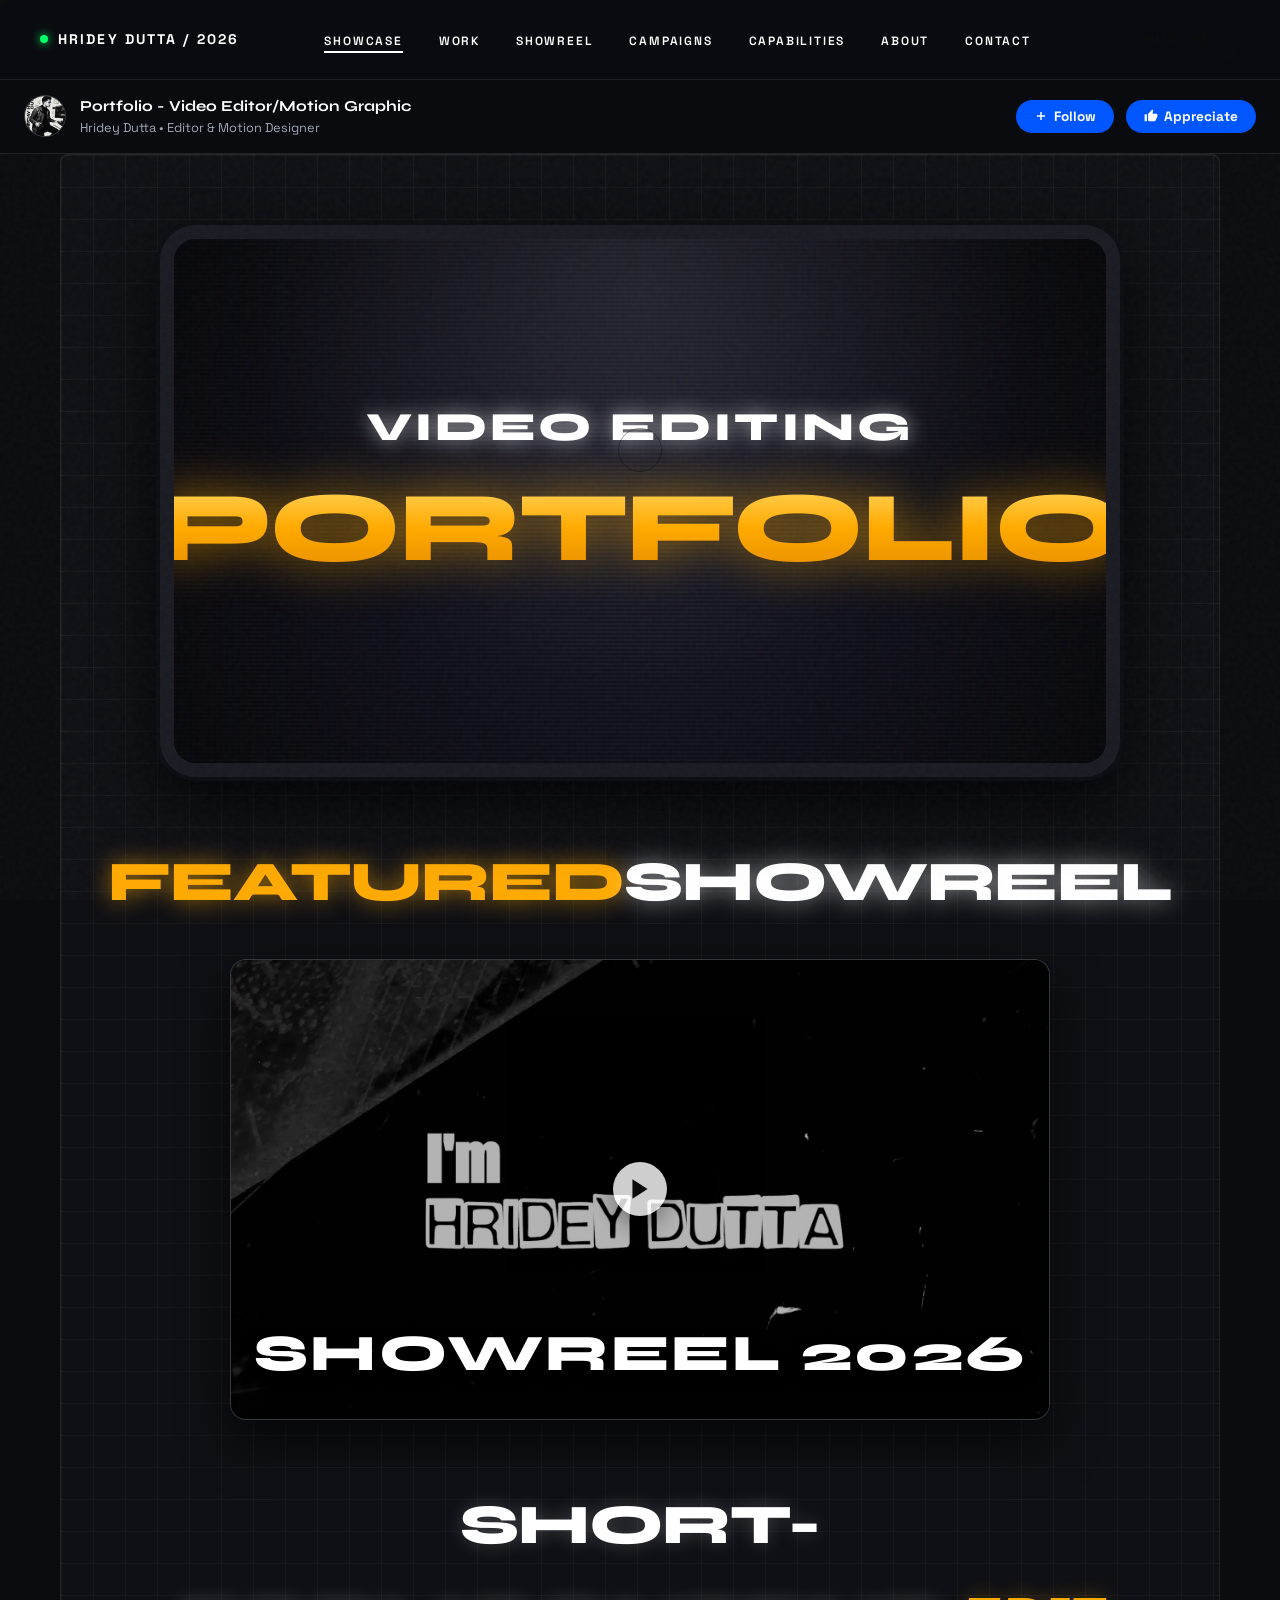
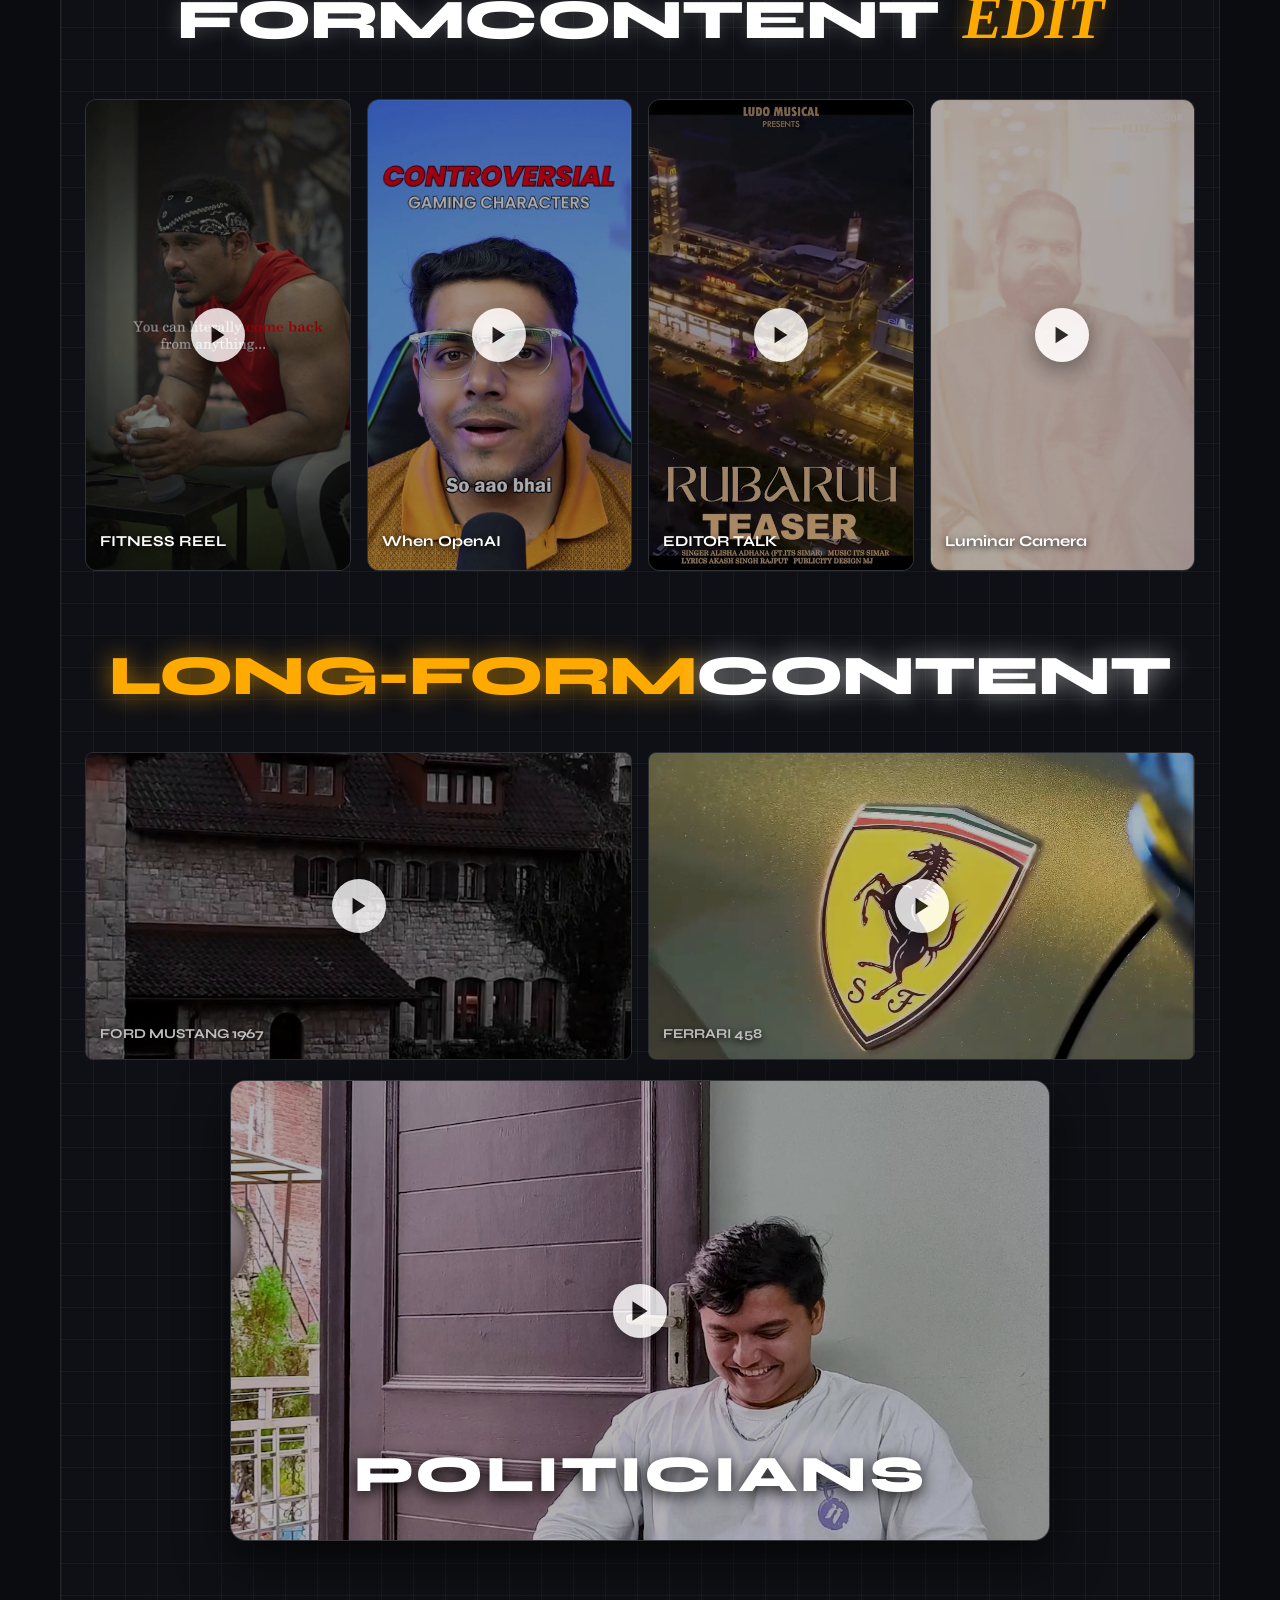
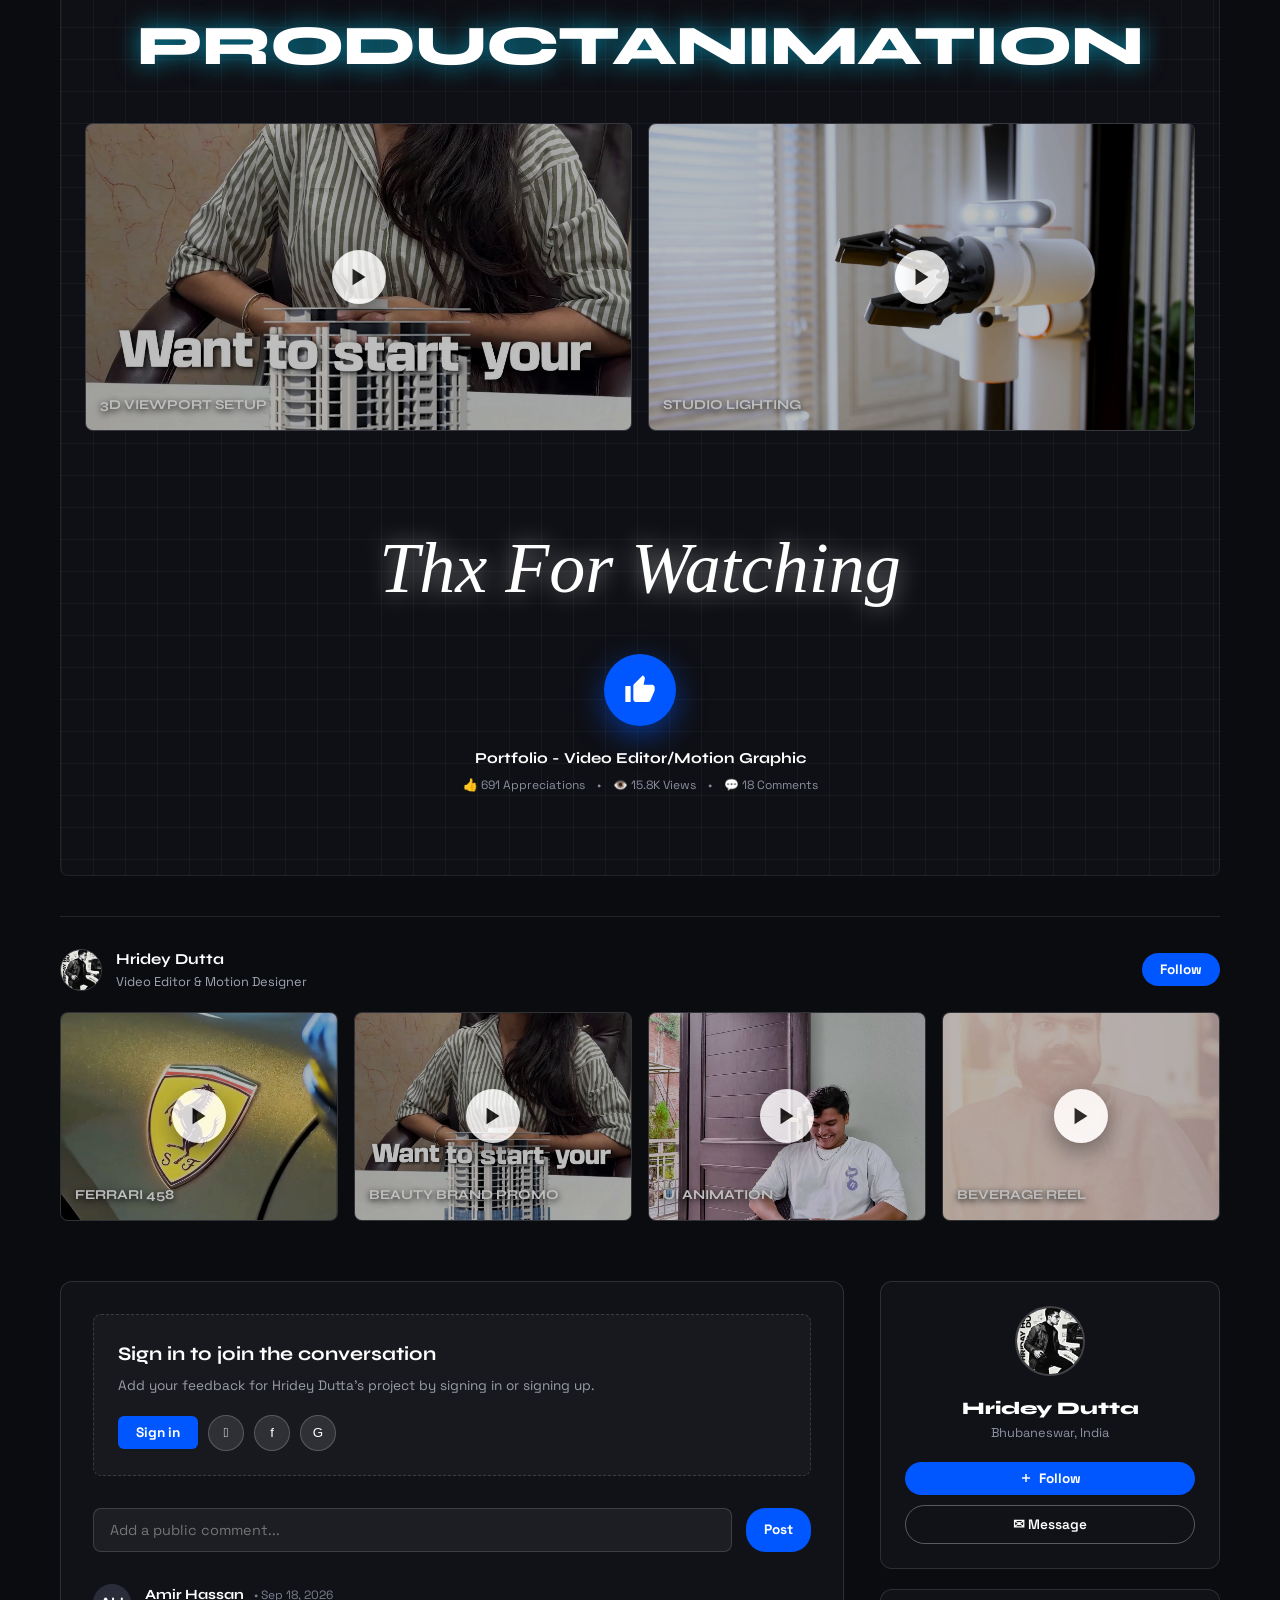
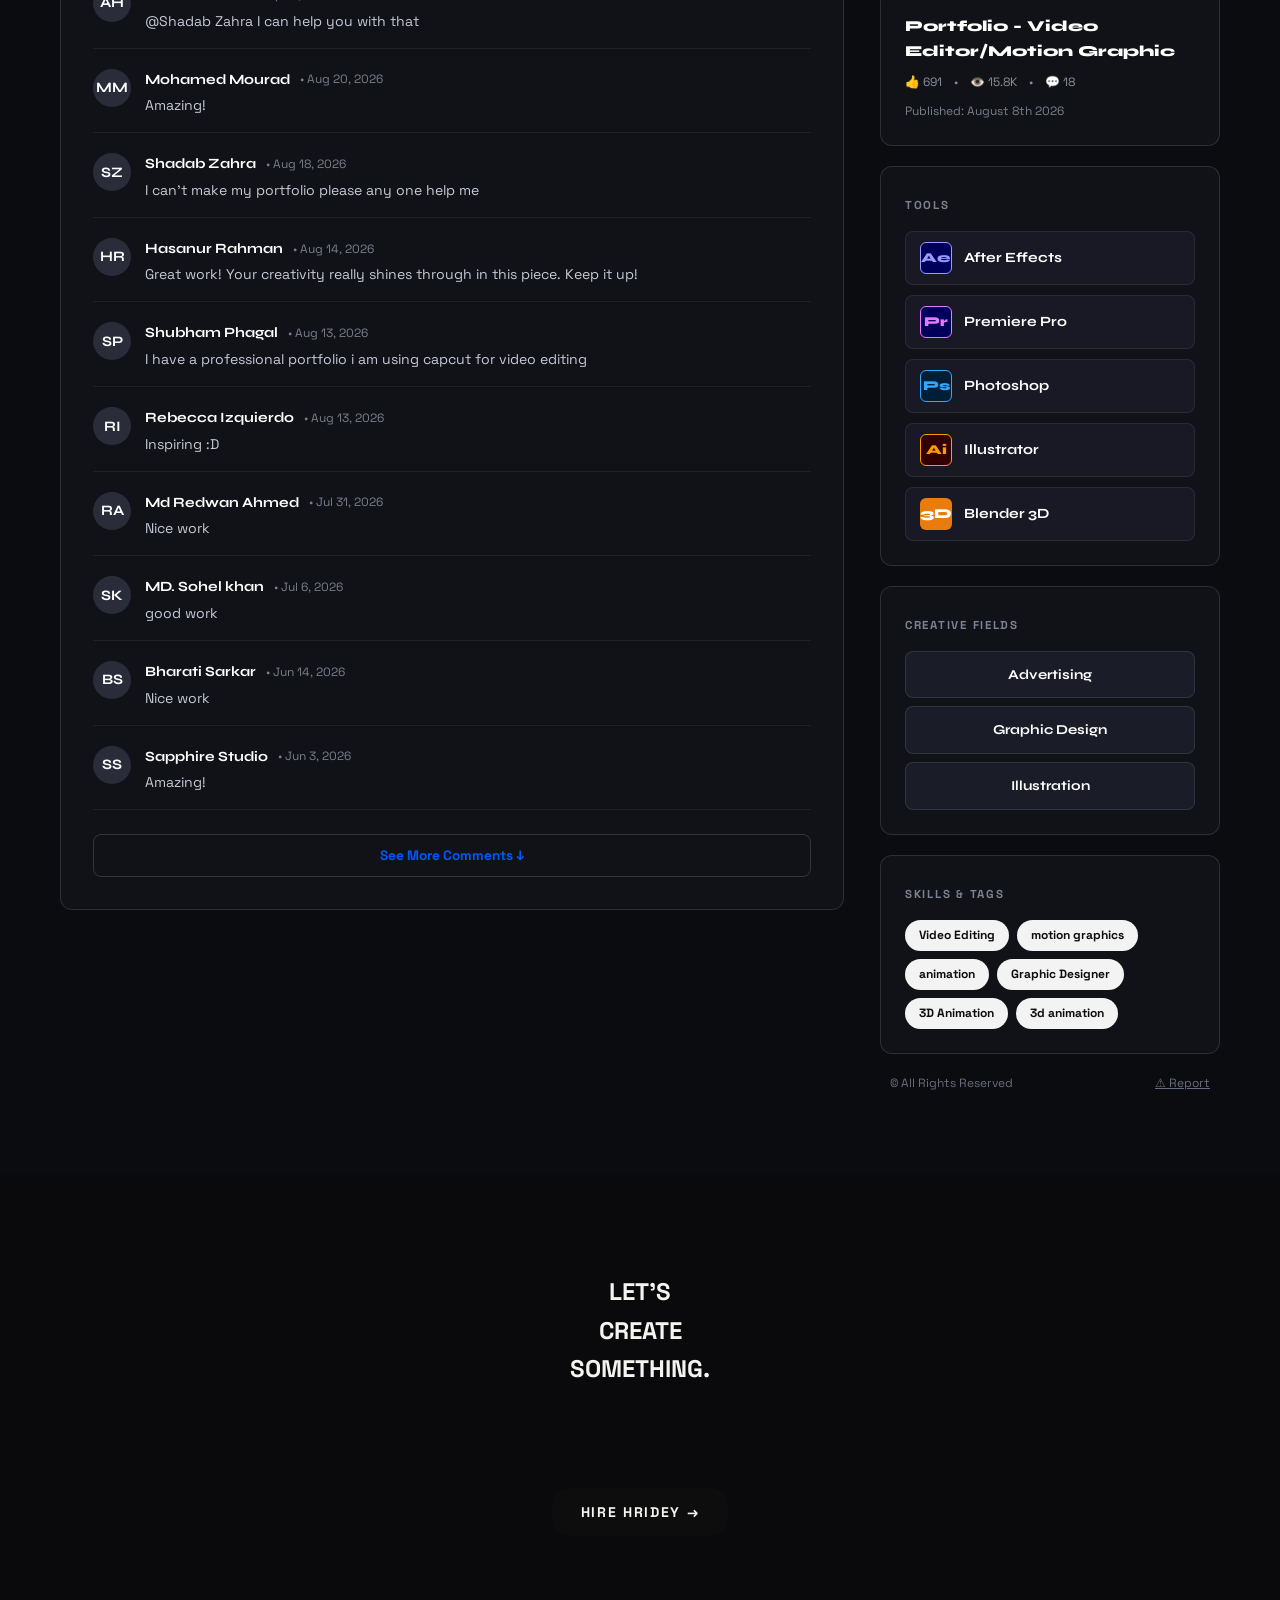
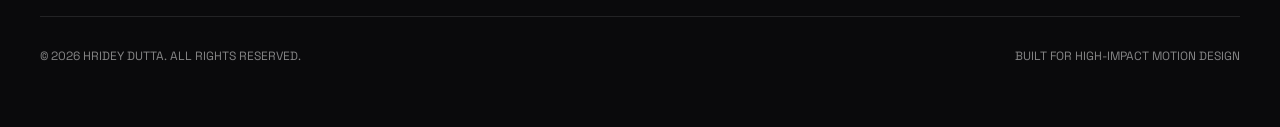
<file: index.html>
<!DOCTYPE html>
<html lang="en">
<head>
  <meta charset="UTF-8">
  <meta name="viewport" content="width=device-width, initial-scale=1.0">
  <title>Portfolio - Video Editor / Motion Graphic :: Hridey Dutta 2026</title>
  <meta name="description" content="Official Behance Showcase Portfolio for Hridey Dutta — High-end Video Editor & Motion Graphic Designer featuring Short-Form Reels, Long-Form Content, and 3D Product Animation.">
  <link rel="stylesheet" href="styles.css?v=2026.arrangement">
</head>
<body>

  <!-- Accessible Primary Semantic H1 -->
  <h1 class="sr-only">Hridey Dutta — Video Editor & Motion Graphic Designer Portfolio</h1>

  <!-- Background Technical Graph Paper Grid & Noise -->
  <div class="bg-grid"></div>
  <div class="bg-noise"></div>

  <!-- Custom Cursor Engine -->
  <div id="custom-cursor"></div>
  <div id="custom-cursor-follower">
    <span class="cursor-badge">PLAY</span>
  </div>

  <!-- Header Navigation -->
  <header class="header-nav">
    <a href="index.html" class="nav-brand">
      <span class="status-dot"></span>
      HRIDEY DUTTA / 2026
    </a>

    <ul class="nav-links">
      <li><a href="index.html" class="active" data-cursor="VIEW">SHOWCASE</a></li>
      <li><a href="work.html" data-cursor="VIEW">WORK</a></li>
      <li><a href="showreel.html" data-cursor="PLAY">SHOWREEL</a></li>
      <li><a href="campaigns.html" data-cursor="VIEW">CAMPAIGNS</a></li>
      <li><a href="capabilities.html" data-cursor="OPEN">CAPABILITIES</a></li>
      <li><a href="about.html" data-cursor="OPEN">ABOUT</a></li>
      <li><a href="contact.html" data-cursor="OPEN">CONTACT</a></li>
    </ul>

    <a href="contact.html" class="btn btn-secondary" data-cursor="OPEN">HIRE ME</a>

    <button class="btn btn-secondary mobile-menu-trigger" id="mobile-menu-trigger" aria-label="Open Navigation Menu">
      MENU
    </button>
  </header>

  <!-- Mobile Navigation Overlay -->
  <div class="mobile-nav-overlay" id="mobile-nav-overlay">
    <div class="mobile-nav-header">
      <a href="index.html" class="nav-brand">HRIDEY DUTTA / 2026</a>
      <button class="mobile-nav-close" id="mobile-nav-close" aria-label="Close Navigation Menu">&times;</button>
    </div>

    <ul class="mobile-nav-menu">
      <li><a href="index.html" class="active">SHOWCASE</a></li>
      <li><a href="work.html">WORK</a></li>
      <li><a href="showreel.html">SHOWREEL</a></li>
      <li><a href="campaigns.html">CAMPAIGNS</a></li>
      <li><a href="capabilities.html">CAPABILITIES</a></li>
      <li><a href="about.html">ABOUT</a></li>
      <li><a href="contact.html">CONTACT</a></li>
    </ul>

    <div class="mobile-nav-footer">
      <div>© 2026 HRIDEY DUTTA</div>
      <div>VIDEO & MOTION DESIGN</div>
    </div>
  </div>

  <!-- MAIN BEHANCE SHOWCASE CONTAINER -->
  <main class="behance-showcase-container">

    <!-- Sticky Top Creator Bar -->
    <div class="behance-top-bar">
      <div class="behance-creator-meta">
        <img src="assets/hridey_portrait.jpg" alt="Hridey Dutta" class="behance-avatar-img">
        <div class="behance-title-group">
          <h2>Portfolio - Video Editor/Motion Graphic</h2>
          <p>Hridey Dutta • Editor & Motion Designer</p>
        </div>
      </div>

      <div class="behance-top-actions">
        <button class="behance-btn-blue follow-toggle-btn" data-cursor="OPEN">
          <svg width="14" height="14" viewBox="0 0 24 24" fill="none" stroke="currentColor" stroke-width="2.5"><line x1="12" y1="5" x2="12" y2="19"/><line x1="5" y1="12" x2="19" y2="12"/></svg>
          <span class="follow-text">Follow</span>
        </button>
        <button class="behance-btn-blue appreciate-toggle-btn" data-cursor="OPEN">
          <svg width="14" height="14" viewBox="0 0 24 24" fill="currentColor"><path d="M1 21h4V9H1v12zm22-11c0-1.1-.9-2-2-2h-6.31l.95-4.57.03-.32c0-.41-.17-.79-.44-1.06L14.17 1 7.58 7.59C7.22 7.95 7 8.45 7 9v10c0 1.1.9 2 2 2h9c.83 0 1.54-.5 1.84-1.22l3.02-7.05c.09-.23.14-.47.14-.73v-2z"/></svg>
          <span class="appreciate-text">Appreciate</span>
        </button>
      </div>
    </div>

    <div class="behance-canvas">

      <!-- HERO SECTION: CRT TV SCREEN WITH "VIDEO EDITING PORTFOLIO" -->
      <div class="behance-grid-box">
        <div class="crt-hero-container open-modal-card"
             data-video="videos/showreel_main.mp4"
             data-title="VIDEO EDITING PORTFOLIO SHOWCASE"
             data-category-label="VIDEO EDITING"
             data-year="2026"
             data-desc="High-impact video editing and motion graphics showcase compiling commercial edits, 3D product animations, and short-form content."
             data-tech="After Effects, Premiere Pro, DaVinci Resolve, Cinema 4D">
          <div class="crt-screen-content">
            <video muted loop playsinline autoplay preload="auto" style="position: absolute; inset: 0; width: 100%; height: 100%; object-fit: cover; opacity: 0.38;">
              <source src="videos/showreel_main.mp4" type="video/mp4">
            </video>
            <div class="crt-glow-title">
              <div class="sub-title">Video Editing</div>
              <div class="main-title">Portfolio</div>
            </div>
          </div>
        </div>

        <!-- SECTION 1: FEATURED SHOWREEL -->
        <div class="behance-section-header section-mt">
          <h2 class="glow-title-bold">
            <span class="glow-yellow">FEATURED</span><br class="mobile-break"><span class="glow-white">SHOWREEL</span>
          </h2>
        </div>

        <div class="longform-featured-card open-modal-card showreel-showcase-card"
             data-video="videos/showreel_main.mp4"
             data-title="FEATURED SHOWREEL 2026 — HRIDEY DUTTA"
             data-category-label="FEATURED SHOWREEL"
             data-year="2026"
             data-desc="Master showreel compilation showcasing dynamic rhythm editing, kinetic motion typography, automotive sequences, and 3D product animations."
             data-tech="After Effects, Premiere Pro, DaVinci Resolve, Cinema 4D">
          <video muted loop playsinline autoplay preload="auto" poster="assets/posters/showreel_main.jpg">
            <source src="videos/showreel_main.mp4" type="video/mp4">
          </video>
          <div class="reel-play-overlay">
            <div class="play-circle-icon">
              <svg width="26" height="26" viewBox="0 0 24 24" fill="currentColor"><polygon points="5 3 19 12 5 21 5 3"></polygon></svg>
            </div>
          </div>
          <div class="featured-big-title">SHOWREEL 2026</div>
        </div>

        <!-- SECTION 2: SHORT-FORM CONTENT EDIT (SHORTS) -->
        <div class="behance-section-header section-mt">
          <h2 class="glow-title-bold">
            SHORT-FORM<br class="mobile-break">CONTENT <span class="glow-title-script">edit</span>
          </h2>
        </div>

        <div class="reels-grid-4">
          <!-- Reel 1 -->
          <div class="reel-card-portrait open-modal-card"
               data-video="videos/gym_fitness.mp4"
               data-title="HIGH RETENTION FITNESS REEL"
               data-category-label="SHORT-FORM REELS"
               data-year="2026"
               data-desc="Fast-paced workout short-form reel cut for high social media retention and speed ramp effects."
               data-tech="Premiere Pro, Optical Flow, Sound Design">
            <video muted loop playsinline autoplay preload="auto" poster="assets/posters/gym_fitness.jpg">
              <source src="videos/gym_fitness.mp4" type="video/mp4">
            </video>
            <div class="reel-play-overlay">
              <div class="play-circle-icon">
                <svg width="22" height="22" viewBox="0 0 24 24" fill="currentColor"><polygon points="5 3 19 12 5 21 5 3"></polygon></svg>
              </div>
            </div>
            <div class="reel-card-text">FITNESS REEL</div>
          </div>

          <!-- Reel 2 -->
          <div class="reel-card-portrait open-modal-card"
               data-video="videos/gaming_gossip.mp4"
               data-title="WHEN OPENAI REEL — ESPORTS & TECH"
               data-category-label="SHORT-FORM REELS"
               data-year="2026"
               data-desc="Esports and AI news reel with kinetic captions, visual popups, and sound effect drops."
               data-tech="After Effects, Kinetic Captions, Sound FX">
            <video muted loop playsinline autoplay preload="auto" poster="assets/posters/gaming_gossip.jpg">
              <source src="videos/gaming_gossip.mp4" type="video/mp4">
            </video>
            <div class="reel-play-overlay">
              <div class="play-circle-icon">
                <svg width="22" height="22" viewBox="0 0 24 24" fill="currentColor"><polygon points="5 3 19 12 5 21 5 3"></polygon></svg>
              </div>
            </div>
            <div class="reel-card-text">When OpenAI</div>
          </div>

          <!-- Reel 3 -->
          <div class="reel-card-portrait open-modal-card"
               data-video="videos/teaser_2026.mp4"
               data-title="EDITOR PODCAST REEL — CINEMATIC"
               data-category-label="SHORT-FORM REELS"
               data-year="2026"
               data-desc="High-impact talking head podcast reel cut with ambient lighting and tight dialogue rhythm."
               data-tech="DaVinci Resolve, Premiere Pro">
            <video muted loop playsinline autoplay preload="auto" poster="assets/posters/teaser_2026.jpg">
              <source src="videos/teaser_2026.mp4" type="video/mp4">
            </video>
            <div class="reel-play-overlay">
              <div class="play-circle-icon">
                <svg width="22" height="22" viewBox="0 0 24 24" fill="currentColor"><polygon points="5 3 19 12 5 21 5 3"></polygon></svg>
              </div>
            </div>
            <div class="reel-card-text">EDITOR TALK</div>
          </div>

          <!-- Reel 4 -->
          <div class="reel-card-portrait open-modal-card"
               data-video="videos/salon_grace.mp4"
               data-title="GRACE & GLAMOUR BEAUTY REEL"
               data-category-label="SHORT-FORM REELS"
               data-year="2026"
               data-desc="Luxury salon and beauty reel with soft cinematic color grade and aesthetic cuts."
               data-tech="Premiere Pro, Color Grade">
            <video muted loop playsinline autoplay preload="auto" poster="assets/posters/salon_grace.jpg">
              <source src="videos/salon_grace.mp4" type="video/mp4">
            </video>
            <div class="reel-play-overlay">
              <div class="play-circle-icon">
                <svg width="22" height="22" viewBox="0 0 24 24" fill="currentColor"><polygon points="5 3 19 12 5 21 5 3"></polygon></svg>
              </div>
            </div>
            <div class="reel-card-text">Luminar Camera</div>
          </div>
        </div>

        <!-- SECTION 3: LONG-FORM CONTENT -->
        <div class="behance-section-header section-mt">
          <h2 class="glow-title-bold">
            <span class="glow-yellow">LONG-FORM</span><br class="mobile-break"><span class="glow-white">CONTENT</span>
          </h2>
        </div>

        <div class="longform-top-row">
          <div class="longform-thumb-card open-modal-card"
               data-video="videos/car_mustang.mp4"
               data-title="FORD MUSTANG 1967 — AUTOMOTIVE FILM"
               data-category-label="LONG-FORM CONTENT"
               data-year="2026"
               data-desc="Automotive long-form feature video with raw muscle V8 sound design and cinematic speed ramps."
               data-tech="Premiere Pro, Sound Design, Color Correction">
            <video muted loop playsinline autoplay preload="auto" poster="assets/posters/car_mustang.jpg">
              <source src="videos/car_mustang.mp4" type="video/mp4">
            </video>
            <div class="reel-play-overlay">
              <div class="play-circle-icon">
                <svg width="22" height="22" viewBox="0 0 24 24" fill="currentColor"><polygon points="5 3 19 12 5 21 5 3"></polygon></svg>
              </div>
            </div>
            <div class="reel-card-text">FORD MUSTANG 1967</div>
          </div>

          <div class="longform-thumb-card open-modal-card"
               data-video="videos/car_ferrari.mp4"
               data-title="FERRARI 458 — STANCE & DYNAMICS"
               data-category-label="LONG-FORM CONTENT"
               data-year="2026"
               data-desc="Precision beat synchronization and luxury color palette visual styling."
               data-tech="After Effects, DaVinci Resolve">
            <video muted loop playsinline autoplay preload="auto" poster="assets/posters/car_ferrari.jpg">
              <source src="videos/car_ferrari.mp4" type="video/mp4">
            </video>
            <div class="reel-play-overlay">
              <div class="play-circle-icon">
                <svg width="22" height="22" viewBox="0 0 24 24" fill="currentColor"><polygon points="5 3 19 12 5 21 5 3"></polygon></svg>
              </div>
            </div>
            <div class="reel-card-text">FERRARI 458</div>
          </div>
        </div>

        <div class="longform-featured-card open-modal-card"
             data-video="videos/promo_superior_loom.mp4"
             data-title="POLITICIANS & COMMERCIAL ADS"
             data-category-label="LONG-FORM FEATURED"
             data-year="2026"
             data-desc="Featured long-form editorial cut combining graphic overlays, archival footage, and documentary pacing."
             data-tech="Premiere Pro, After Effects, Sound FX">
          <video muted loop playsinline autoplay preload="auto" poster="assets/posters/promo_superior_loom.jpg">
            <source src="videos/promo_superior_loom.mp4" type="video/mp4">
          </video>
          <div class="reel-play-overlay">
            <div class="play-circle-icon">
              <svg width="26" height="26" viewBox="0 0 24 24" fill="currentColor"><polygon points="5 3 19 12 5 21 5 3"></polygon></svg>
            </div>
          </div>
          <div class="featured-big-title">POLITICIANS</div>
        </div>

        <!-- SECTION 4: PRODUCT ANIMATION -->
        <div class="behance-section-header section-mt">
          <h2 class="glow-title-bold">
            <span class="glow-cyan">PRODUCT<br class="mobile-break">ANIMATION</span>
          </h2>
        </div>

        <div class="blender-viewport-grid">
          <div class="blender-card open-modal-card"
               data-video="videos/motion_franchise.mp4"
               data-title="BLENDER 3D VIEWPORT SETUP"
               data-category-label="PRODUCT ANIMATION BREAKDOWN"
               data-year="2026"
               data-desc="3D Viewport layout and keyframe animation setup in Blender for commercial product renders."
               data-tech="Blender 3D, Octane Render">
            <video muted loop playsinline autoplay preload="auto" poster="assets/posters/motion_franchise.jpg">
              <source src="videos/motion_franchise.mp4" type="video/mp4">
            </video>
            <div class="reel-play-overlay">
              <div class="play-circle-icon">
                <svg width="22" height="22" viewBox="0 0 24 24" fill="currentColor"><polygon points="5 3 19 12 5 21 5 3"></polygon></svg>
              </div>
            </div>
            <div class="reel-card-text">3D VIEWPORT SETUP</div>
          </div>

          <div class="blender-card open-modal-card"
               data-video="videos/promo_r1d1.mp4"
               data-title="STUDIO LIGHTING & COMPOSITING"
               data-category-label="PRODUCT ANIMATION BREAKDOWN"
               data-year="2026"
               data-desc="Studio lighting setup, material shading, and final compositing in Blender and After Effects."
               data-tech="Blender, After Effects">
            <video muted loop playsinline autoplay preload="auto" poster="assets/posters/promo_r1d1.jpg">
              <source src="videos/promo_r1d1.mp4" type="video/mp4">
            </video>
            <div class="reel-play-overlay">
              <div class="play-circle-icon">
                <svg width="22" height="22" viewBox="0 0 24 24" fill="currentColor"><polygon points="5 3 19 12 5 21 5 3"></polygon></svg>
              </div>
            </div>
            <div class="reel-card-text">STUDIO LIGHTING</div>
          </div>
        </div>

        <!-- SECTION 5: THX FOR WATCHING & APPRECIATE CTA -->
        <div class="thx-section">
          <div class="thx-title">Thx For Watching</div>
          
          <button class="appreciate-btn-large appreciate-toggle-btn" id="appreciate-btn-main" title="Appreciate Project" data-cursor="OPEN">
            <svg width="32" height="32" viewBox="0 0 24 24" fill="currentColor"><path d="M1 21h4V9H1v12zm22-11c0-1.1-.9-2-2-2h-6.31l.95-4.57.03-.32c0-.41-.17-.79-.44-1.06L14.17 1 7.58 7.59C7.22 7.95 7 8.45 7 9v10c0 1.1.9 2 2 2h9c.83 0 1.54-.5 1.84-1.22l3.02-7.05c.09-.23.14-.47.14-.73v-2z"/></svg>
          </button>

          <div class="thx-project-info">Portfolio - Video Editor/Motion Graphic</div>
          <div class="thx-stats-meta">
            <span>👍 <span id="appreciation-count">691</span> Appreciations</span>
            <span>•</span>
            <span>👁️ 15.8K Views</span>
            <span>•</span>
            <span>💬 18 Comments</span>
          </div>
        </div>

      </div>

      <!-- SECTION 6: RELATED PROJECTS CAROUSEL ROW -->
      <div class="behance-related-row">
        <div class="behance-related-header">
          <div class="behance-creator-meta">
            <img src="assets/hridey_portrait.jpg" alt="Hridey Dutta" class="behance-avatar-img">
            <div class="behance-title-group">
              <h2>Hridey Dutta</h2>
              <p>Video Editor & Motion Designer</p>
            </div>
          </div>
          <button class="behance-btn-blue follow-toggle-btn" data-cursor="OPEN">
            <span class="follow-text">Follow</span>
          </button>
        </div>

        <div class="behance-related-grid">
          <div class="related-project-card open-modal-card"
               data-video="videos/car_ferrari.mp4"
               data-title="FERRARI 458 — STANCE & DYNAMICS"
               data-category-label="AUTOMOTIVE EDIT"
               data-year="2026"
               data-desc="Precision beat synchronization, exotic exhaust sound design, and luxury color palette visual styling."
               data-tech="After Effects, DaVinci Resolve">
            <video muted loop playsinline autoplay preload="auto" poster="assets/posters/car_ferrari.jpg">
              <source src="videos/car_ferrari.mp4" type="video/mp4">
            </video>
            <div class="reel-play-overlay">
              <div class="play-circle-icon">
                <svg width="22" height="22" viewBox="0 0 24 24" fill="currentColor"><polygon points="5 3 19 12 5 21 5 3"></polygon></svg>
              </div>
            </div>
            <div class="reel-card-text">FERRARI 458</div>
          </div>

          <div class="related-project-card open-modal-card"
               data-video="videos/motion_franchise.mp4"
               data-title="5-IN-1 BEAUTY BRAND PROMO"
               data-category-label="COMMERCIAL AD"
               data-year="2026"
               data-desc="Clean product showcase edit engineered for cosmetics and skincare brands."
               data-tech="Premiere Pro, After Effects">
            <video muted loop playsinline autoplay preload="auto" poster="assets/posters/motion_franchise.jpg">
              <source src="videos/motion_franchise.mp4" type="video/mp4">
            </video>
            <div class="reel-play-overlay">
              <div class="play-circle-icon">
                <svg width="22" height="22" viewBox="0 0 24 24" fill="currentColor"><polygon points="5 3 19 12 5 21 5 3"></polygon></svg>
              </div>
            </div>
            <div class="reel-card-text">BEAUTY BRAND PROMO</div>
          </div>

          <div class="related-project-card open-modal-card"
               data-video="videos/promo_superior_loom.mp4"
               data-title="SaaS DASHBOARD UI ANIMATION"
               data-category-label="MOTION GRAPHICS"
               data-year="2026"
               data-desc="Kinetic UI/UX screen interaction and vector motion design."
               data-tech="After Effects, Figma">
            <video muted loop playsinline autoplay preload="auto" poster="assets/posters/promo_superior_loom.jpg">
              <source src="videos/promo_superior_loom.mp4" type="video/mp4">
            </video>
            <div class="reel-play-overlay">
              <div class="play-circle-icon">
                <svg width="22" height="22" viewBox="0 0 24 24" fill="currentColor"><polygon points="5 3 19 12 5 21 5 3"></polygon></svg>
              </div>
            </div>
            <div class="reel-card-text">UI ANIMATION</div>
          </div>

          <div class="related-project-card open-modal-card"
               data-video="videos/salon_grace.mp4"
               data-title="BEVERAGE DRINK REEL"
               data-category-label="BEVERAGE AD"
               data-year="2026"
               data-desc="Vibrant summer beverage commercial edit with liquid splash transitions."
               data-tech="Premiere Pro, Speed Ramping">
            <video muted loop playsinline autoplay preload="auto" poster="assets/posters/salon_grace.jpg">
              <source src="videos/salon_grace.mp4" type="video/mp4">
            </video>
            <div class="reel-play-overlay">
              <div class="play-circle-icon">
                <svg width="22" height="22" viewBox="0 0 24 24" fill="currentColor"><polygon points="5 3 19 12 5 21 5 3"></polygon></svg>
              </div>
            </div>
            <div class="reel-card-text">BEVERAGE REEL</div>
          </div>
        </div>
      </div>

      <!-- SECTION 7: BEHANCE 2-COLUMN DETAILS & COMMENTS -->
      <div class="behance-bottom-details">

        <!-- Left Column: Comments Thread -->
        <div class="comments-container-box">
          
          <div class="sign-in-prompt-card">
            <h3>Sign in to join the conversation</h3>
            <p>Add your feedback for Hridey Dutta's project by signing in or signing up.</p>
            <div class="sso-buttons-row">
              <button class="sso-btn">Sign in</button>
              <button class="sso-icon-btn" title="Apple Sign In"></button>
              <button class="sso-icon-btn" title="Facebook Sign In">f</button>
              <button class="sso-icon-btn" title="Google Sign In">G</button>
            </div>
          </div>

          <!-- Add Comment Form -->
          <form class="comment-input-form" id="live-comment-form">
            <input type="text" class="comment-input-box" id="new-comment-input" placeholder="Add a public comment..." required>
            <button type="submit" class="behance-btn-blue">Post</button>
          </form>

          <!-- Comments List -->
          <div class="comments-list" id="comments-list-container">

            <div class="comment-item">
              <div class="comment-avatar">AH</div>
              <div class="comment-content">
                <div class="comment-header-row">
                  <span class="comment-user-name">Amir Hassan</span>
                  <span class="comment-date">• Sep 18, 2026</span>
                </div>
                <div class="comment-body">@Shadab Zahra I can help you with that</div>
              </div>
            </div>

            <div class="comment-item">
              <div class="comment-avatar">MM</div>
              <div class="comment-content">
                <div class="comment-header-row">
                  <span class="comment-user-name">Mohamed Mourad</span>
                  <span class="comment-date">• Aug 20, 2026</span>
                </div>
                <div class="comment-body">Amazing!</div>
              </div>
            </div>

            <div class="comment-item">
              <div class="comment-avatar">SZ</div>
              <div class="comment-content">
                <div class="comment-header-row">
                  <span class="comment-user-name">Shadab Zahra</span>
                  <span class="comment-date">• Aug 18, 2026</span>
                </div>
                <div class="comment-body">I can't make my portfolio please any one help me</div>
              </div>
            </div>

            <div class="comment-item">
              <div class="comment-avatar">HR</div>
              <div class="comment-content">
                <div class="comment-header-row">
                  <span class="comment-user-name">Hasanur Rahman</span>
                  <span class="comment-date">• Aug 14, 2026</span>
                </div>
                <div class="comment-body">Great work! Your creativity really shines through in this piece. Keep it up!</div>
              </div>
            </div>

            <div class="comment-item">
              <div class="comment-avatar">SP</div>
              <div class="comment-content">
                <div class="comment-header-row">
                  <span class="comment-user-name">Shubham Phagal</span>
                  <span class="comment-date">• Aug 13, 2026</span>
                </div>
                <div class="comment-body">I have a professional portfolio i am using capcut for video editing</div>
              </div>
            </div>

            <div class="comment-item">
              <div class="comment-avatar">RI</div>
              <div class="comment-content">
                <div class="comment-header-row">
                  <span class="comment-user-name">Rebecca Izquierdo</span>
                  <span class="comment-date">• Aug 13, 2026</span>
                </div>
                <div class="comment-body">Inspiring :D</div>
              </div>
            </div>

            <div class="comment-item">
              <div class="comment-avatar">RA</div>
              <div class="comment-content">
                <div class="comment-header-row">
                  <span class="comment-user-name">Md Redwan Ahmed</span>
                  <span class="comment-date">• Jul 31, 2026</span>
                </div>
                <div class="comment-body">Nice work</div>
              </div>
            </div>

            <div class="comment-item">
              <div class="comment-avatar">SK</div>
              <div class="comment-content">
                <div class="comment-header-row">
                  <span class="comment-user-name">MD. Sohel khan</span>
                  <span class="comment-date">• Jul 6, 2026</span>
                </div>
                <div class="comment-body">good work</div>
              </div>
            </div>

            <div class="comment-item">
              <div class="comment-avatar">BS</div>
              <div class="comment-content">
                <div class="comment-header-row">
                  <span class="comment-user-name">Bharati Sarkar</span>
                  <span class="comment-date">• Jun 14, 2026</span>
                </div>
                <div class="comment-body">Nice work</div>
              </div>
            </div>

            <div class="comment-item">
              <div class="comment-avatar">SS</div>
              <div class="comment-content">
                <div class="comment-header-row">
                  <span class="comment-user-name">Sapphire Studio</span>
                  <span class="comment-date">• Jun 3, 2026</span>
                </div>
                <div class="comment-body">Amazing!</div>
              </div>
            </div>

          </div>

          <button class="see-more-comments-btn">See More Comments ↓</button>
        </div>

        <!-- Right Column: Sidebar Details -->
        <div class="sidebar-box-container">

          <!-- Owner Box -->
          <div class="sidebar-card sidebar-owner-card">
            <img src="assets/hridey_portrait.jpg" alt="Hridey Dutta" class="sidebar-owner-avatar">
            <div class="sidebar-owner-name">Hridey Dutta</div>
            <div class="sidebar-owner-location">Bhubaneswar, India</div>

            <div class="sidebar-actions-stack">
              <button class="behance-btn-blue follow-toggle-btn" style="width: 100%; justify-content: center;" data-cursor="OPEN">
                <svg width="14" height="14" viewBox="0 0 24 24" fill="none" stroke="currentColor" stroke-width="2.5"><line x1="12" y1="5" x2="12" y2="19"/><line x1="5" y1="12" x2="19" y2="12"/></svg>
                <span class="follow-text">Follow</span>
              </button>
              <a href="contact.html" class="behance-btn-outline" style="width: 100%; text-align: center; text-decoration: none;" data-cursor="OPEN">
                ✉ Message
              </a>
            </div>
          </div>

          <!-- Project Stats Box -->
          <div class="sidebar-card">
            <h4 class="sidebar-owner-name" style="font-size: 0.95rem;">Portfolio - Video Editor/Motion Graphic</h4>
            <div class="thx-stats-meta" style="justify-content: flex-start; margin-top: 10px;">
              <span>👍 691</span>
              <span>•</span>
              <span>👁️ 15.8K</span>
              <span>•</span>
              <span>💬 18</span>
            </div>
            <div class="comment-date" style="margin-top: 10px;">Published: August 8th 2026</div>
          </div>

          <!-- Tools Used Box -->
          <div class="sidebar-card">
            <span class="sidebar-section-title">TOOLS</span>
            <div class="tools-badge-list">
              <div class="software-badge-item">
                <div class="software-icon-box icon-ae">Ae</div>
                <div class="software-badge-name">After Effects</div>
              </div>

              <div class="software-badge-item">
                <div class="software-icon-box icon-pr">Pr</div>
                <div class="software-badge-name">Premiere Pro</div>
              </div>

              <div class="software-badge-item">
                <div class="software-icon-box icon-ps">Ps</div>
                <div class="software-badge-name">Photoshop</div>
              </div>

              <div class="software-badge-item">
                <div class="software-icon-box icon-ai">Ai</div>
                <div class="software-badge-name">Illustrator</div>
              </div>

              <div class="software-badge-item">
                <div class="software-icon-box icon-blender">3D</div>
                <div class="software-badge-name">Blender 3D</div>
              </div>
            </div>
          </div>

          <!-- Creative Fields Box -->
          <div class="sidebar-card">
            <span class="sidebar-section-title">CREATIVE FIELDS</span>
            <div class="creative-fields-stack">
              <div class="field-tag-button">Advertising</div>
              <div class="field-tag-button">Graphic Design</div>
              <div class="field-tag-button">Illustration</div>
            </div>
          </div>

          <!-- Skill Tags Box -->
          <div class="sidebar-card">
            <span class="sidebar-section-title">SKILLS & TAGS</span>
            <div class="pill-tags-flex">
              <span class="pill-tag-item">Video Editing</span>
              <span class="pill-tag-item">motion graphics</span>
              <span class="pill-tag-item">animation</span>
              <span class="pill-tag-item">Graphic Designer</span>
              <span class="pill-tag-item">3D Animation</span>
              <span class="pill-tag-item">3d animation</span>
            </div>
          </div>

          <!-- Footer Copyright & Report -->
          <div style="font-size: 0.75rem; color: #696e7e; display: flex; justify-content: space-between; align-items: center; padding: 0 10px;">
            <div>© All Rights Reserved</div>
            <a href="#" style="color: inherit; text-decoration: underline;">⚠ Report</a>
          </div>

        </div>

      </div>

    </div>

  </main>

  <!-- HOME FINAL CTA SECTION -->
  <section class="section-contact">
    <div class="contact-wrapper" style="grid-template-columns: 1fr; text-align: center; justify-items: center;">
      <h2 class="contact-editorial-title">LET'S<br>CREATE<br>SOMETHING.</h2>
      <a href="contact.html" class="btn btn-primary" style="margin-top: 20px;" data-cursor="OPEN">HIRE HRIDEY →</a>
    </div>

    <div class="footer-bottom">
      <div>© 2026 HRIDEY DUTTA. ALL RIGHTS RESERVED.</div>
      <div>BUILT FOR HIGH-IMPACT MOTION DESIGN</div>
    </div>
  </section>

  <!-- FULLSCREEN VIDEO DETAIL MODAL -->
  <div class="modal-backdrop" id="video-modal">
    <div class="modal-container">
      <div class="modal-video-box">
        <video id="modal-video" controls playsinline class="modal-video">
          <source src="" type="video/mp4">
        </video>
      </div>
      <div class="modal-info-box">
        <div>
          <button class="modal-close-btn" id="modal-close" title="Close modal">&times;</button>
          <div class="modal-meta-row">
            <span id="modal-category">CATEGORY</span>
            <span>•</span>
            <span id="modal-year">2026</span>
          </div>
          <h2 class="modal-title" id="modal-title"></h2>
          <p class="modal-desc" id="modal-desc"></p>
          <div class="modal-section-subtitle">SOFTWARE & TOOLS USED</div>
          <div class="modal-tags" id="modal-tags"></div>
        </div>
        <div class="modal-section-subtitle" style="margin-top: 20px;">
          CREATIVE DIRECTION & EDIT BY HRIDEY DUTTA
        </div>
      </div>
    </div>
  </div>

  <script src="script.js?v=2026"></script>
</body>
</html>
</file>
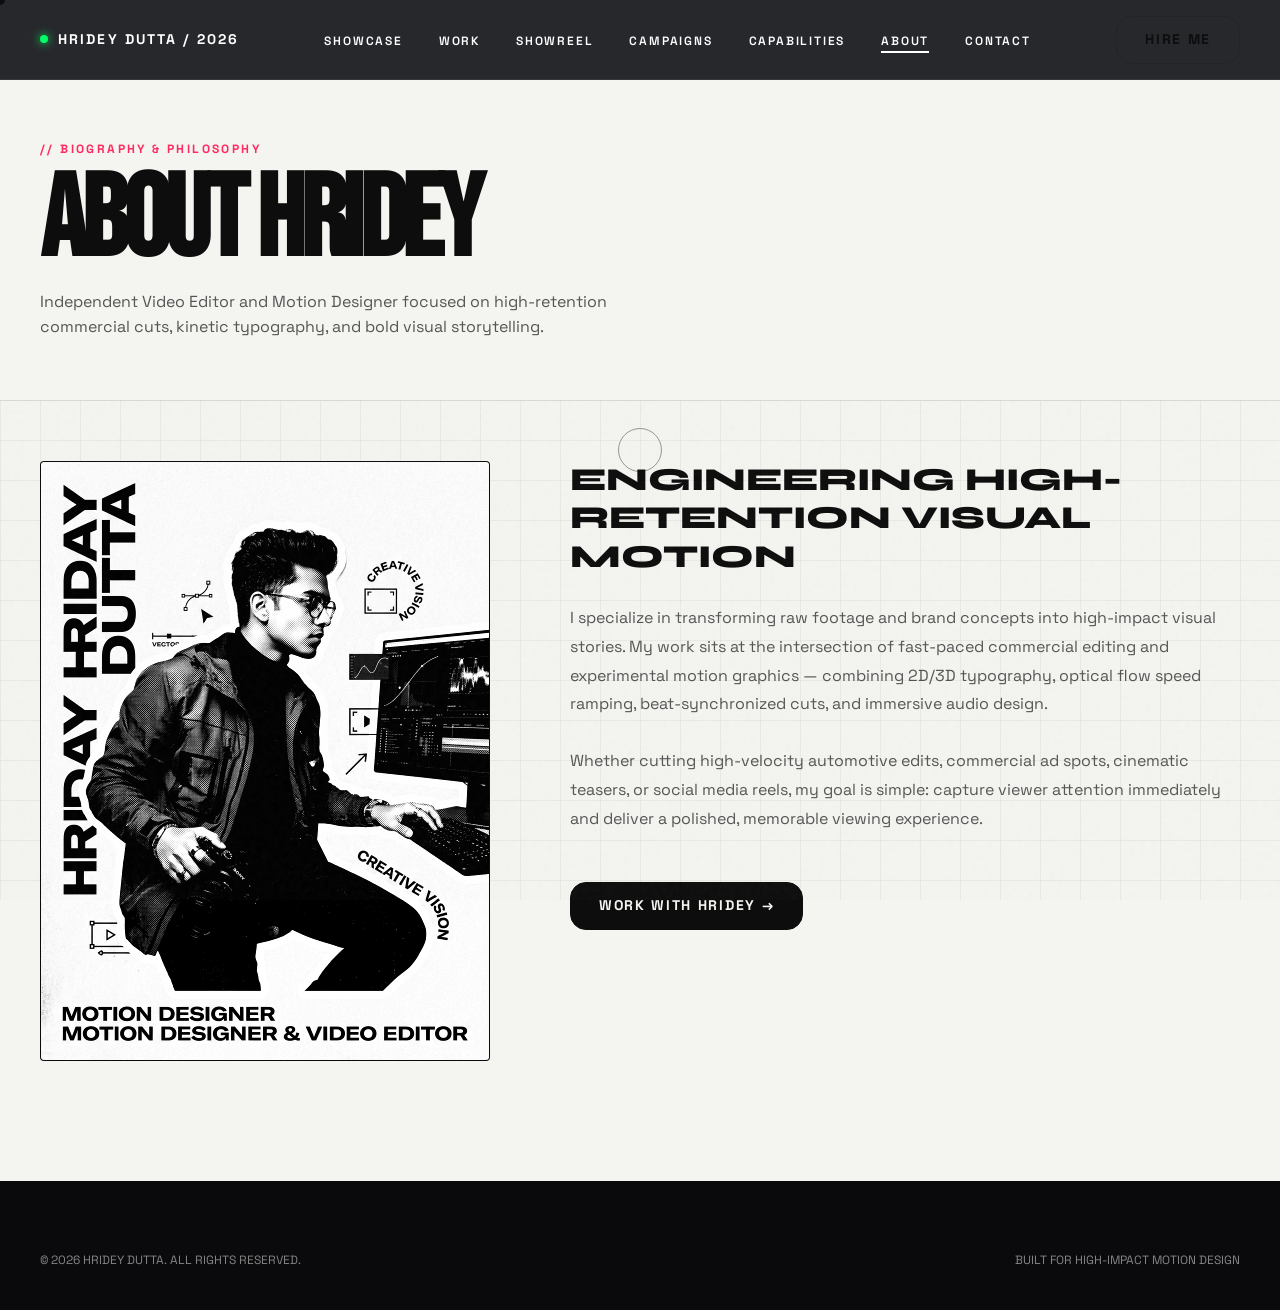
<file: about.html>
<!DOCTYPE html>
<html lang="en">
<head>
  <meta charset="UTF-8">
  <meta name="viewport" content="width=device-width, initial-scale=1.0">
  <title>ABOUT HRIDEY :: Hridey Dutta 2026 Portfolio</title>
  <meta name="description" content="Learn about Hridey Dutta — Video Editor & Motion Designer based in 2026, specializing in story-driven commercial editing and kinetic motion graphics.">
  <link rel="stylesheet" href="styles.css?v=2026.arrangement">
</head>
<body>

  <h1 class="sr-only">About Hridey Dutta — Video Editor & Motion Designer</h1>

  <div class="bg-grid"></div>
  <div class="bg-noise"></div>

  <div id="custom-cursor"></div>
  <div id="custom-cursor-follower"><span class="cursor-badge">OPEN</span></div>

  <!-- Header Navigation -->
  <header class="header-nav">
    <a href="index.html" class="nav-brand">
      <span class="status-dot"></span>
      HRIDEY DUTTA / 2026
    </a>

    <ul class="nav-links">
      <li><a href="index.html" data-cursor="VIEW">SHOWCASE</a></li>
      <li><a href="work.html" data-cursor="VIEW">WORK</a></li>
      <li><a href="showreel.html" data-cursor="PLAY">SHOWREEL</a></li>
      <li><a href="campaigns.html" data-cursor="VIEW">CAMPAIGNS</a></li>
      <li><a href="capabilities.html" data-cursor="OPEN">CAPABILITIES</a></li>
      <li><a href="about.html" data-cursor="OPEN">ABOUT</a></li>
      <li><a href="contact.html" data-cursor="OPEN">CONTACT</a></li>
    </ul>

    <a href="contact.html" class="btn btn-secondary" data-cursor="OPEN">HIRE ME</a>

    <button class="btn btn-secondary mobile-menu-trigger" id="mobile-menu-trigger" aria-label="Open Navigation Menu">MENU</button>
  </header>

  <!-- Mobile Navigation Overlay -->
  <div class="mobile-nav-overlay" id="mobile-nav-overlay">
    <div class="mobile-nav-header">
      <a href="index.html" class="nav-brand">HRIDEY DUTTA / 2026</a>
      <button class="mobile-nav-close" id="mobile-nav-close" aria-label="Close Navigation Menu">&times;</button>
    </div>

    <ul class="mobile-nav-menu">
      <li><a href="index.html">SHOWCASE</a></li>
      <li><a href="work.html">WORK</a></li>
      <li><a href="showreel.html">SHOWREEL</a></li>
      <li><a href="campaigns.html">CAMPAIGNS</a></li>
      <li><a href="capabilities.html">CAPABILITIES</a></li>
      <li><a href="about.html">ABOUT</a></li>
      <li><a href="contact.html">CONTACT</a></li>
    </ul>

    <div class="mobile-nav-footer">
      <div>© 2026 HRIDEY DUTTA</div>
      <div>VIDEO & MOTION DESIGN</div>
    </div>
  </div>

  <!-- Page Header Banner -->
  <header class="page-header">
    <span class="page-header-tag">// BIOGRAPHY & PHILOSOPHY</span>
    <h2 class="page-header-title">ABOUT HRIDEY</h2>
    <p class="page-header-desc">Independent Video Editor and Motion Designer focused on high-retention commercial cuts, kinetic typography, and bold visual storytelling.</p>
  </header>

  <!-- ABOUT CONTENT SECTION -->
  <section class="about-wrapper">
    <div class="about-portrait-box">
      <img src="assets/hridey_portrait.jpg" alt="Hridey Dutta Portrait Cutout">
    </div>

    <div class="about-bio-box">
      <h3 class="about-bio-title">ENGINEERING HIGH-RETENTION VISUAL MOTION</h3>
      <p class="about-bio-text">
        I specialize in transforming raw footage and brand concepts into high-impact visual stories. My work sits at the intersection of fast-paced commercial editing and experimental motion graphics — combining 2D/3D typography, optical flow speed ramping, beat-synchronized cuts, and immersive audio design.
      </p>
      <p class="about-bio-text">
        Whether cutting high-velocity automotive edits, commercial ad spots, cinematic teasers, or social media reels, my goal is simple: capture viewer attention immediately and deliver a polished, memorable viewing experience.
      </p>

      <div style="margin-top: 20px;">
        <a href="contact.html" class="btn btn-primary" data-cursor="OPEN">WORK WITH HRIDEY →</a>
      </div>
    </div>
  </section>

  <footer class="section-contact" style="padding-top: 40px; padding-bottom: 40px;">
    <div class="footer-bottom" style="margin-top: 0; border-top: none;">
      <div>© 2026 HRIDEY DUTTA. ALL RIGHTS RESERVED.</div>
      <div>BUILT FOR HIGH-IMPACT MOTION DESIGN</div>
    </div>
  </footer>

  <script src="script.js?v=2026"></script>
</body>
</html>
</file>
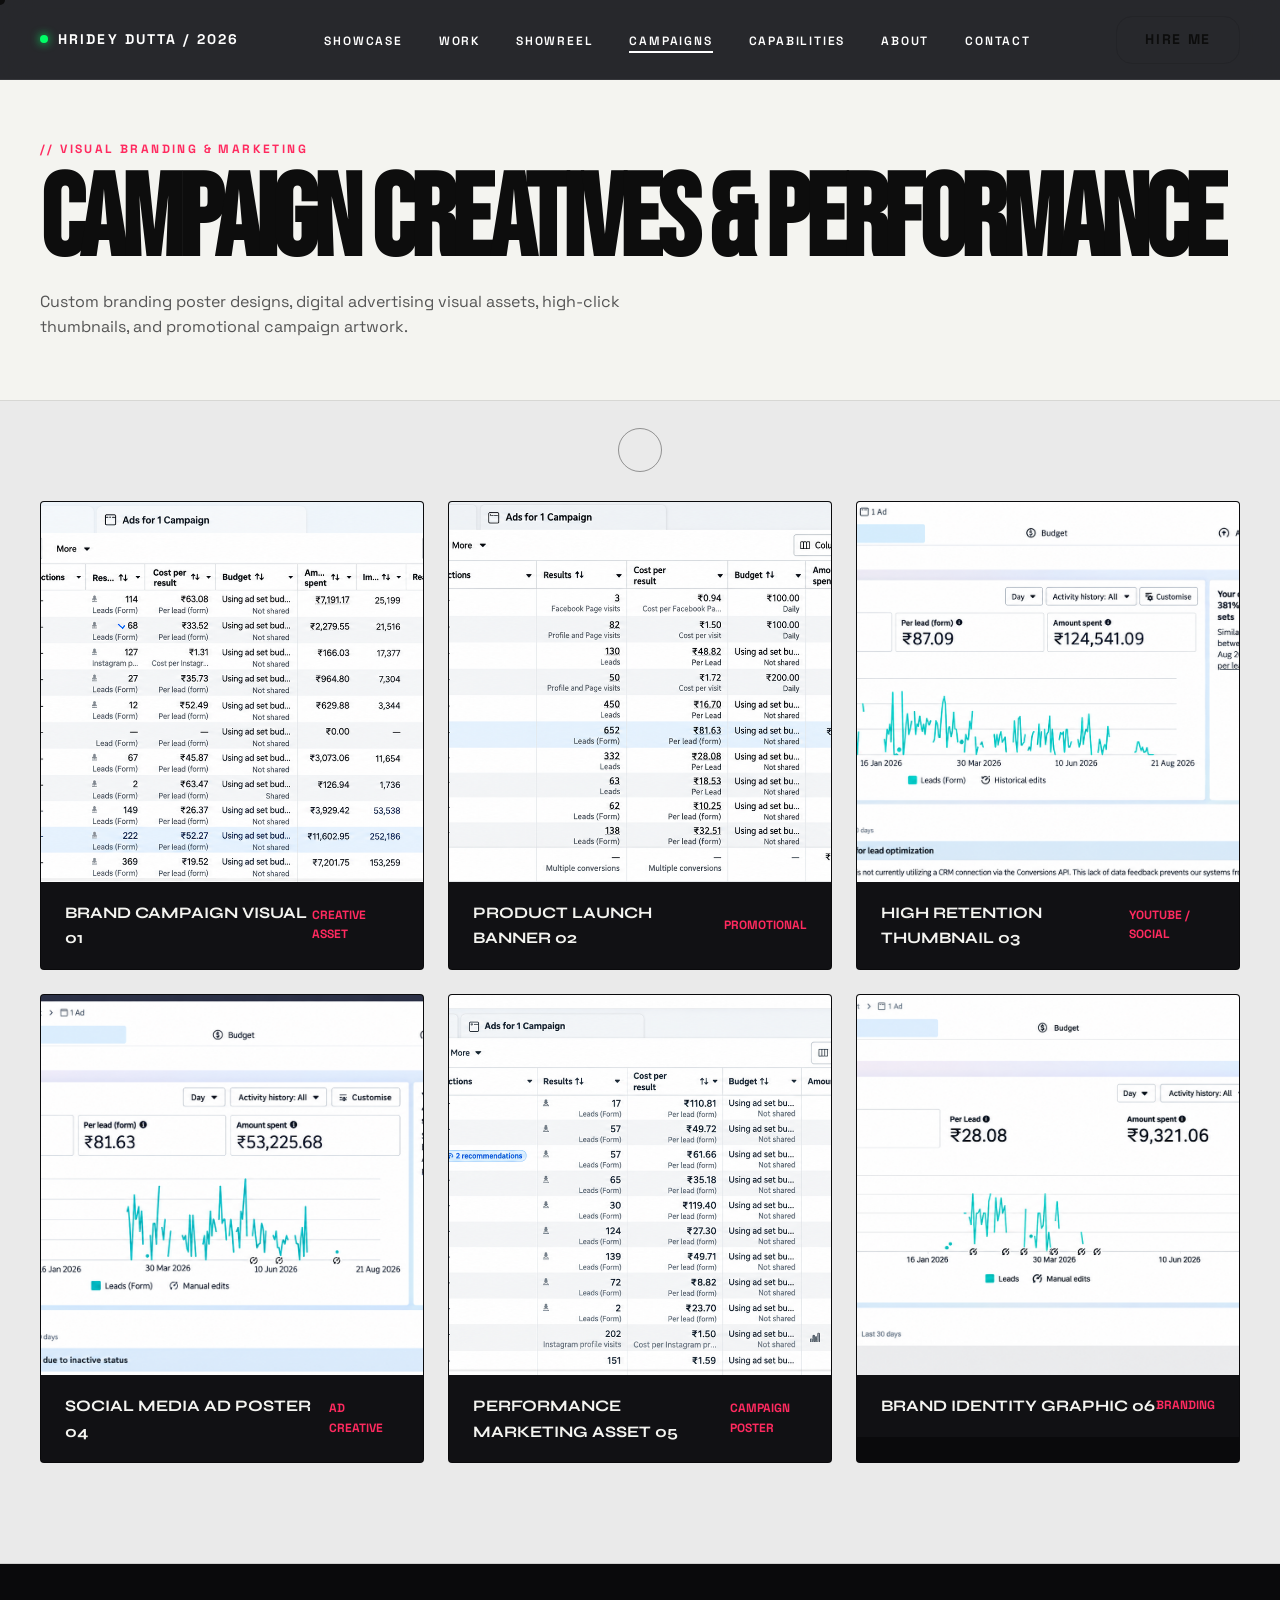
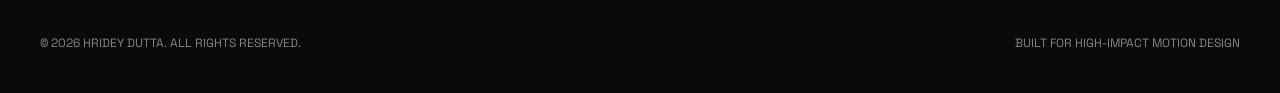
<file: campaigns.html>
<!DOCTYPE html>
<html lang="en">
<head>
  <meta charset="UTF-8">
  <meta name="viewport" content="width=device-width, initial-scale=1.0">
  <title>CAMPAIGN CREATIVES :: Hridey Dutta 2026 Portfolio</title>
  <meta name="description" content="Explore campaign poster assets, brand visual designs, thumbnail graphics, and performance marketing creatives by Hridey Dutta.">
  <link rel="stylesheet" href="styles.css?v=2026.arrangement">
</head>
<body>

  <h1 class="sr-only">Campaign Creatives & Performance — Hridey Dutta</h1>

  <div class="bg-grid"></div>
  <div class="bg-noise"></div>

  <div id="custom-cursor"></div>
  <div id="custom-cursor-follower"><span class="cursor-badge">VIEW</span></div>

  <!-- Header Navigation -->
  <header class="header-nav">
    <a href="index.html" class="nav-brand">
      <span class="status-dot"></span>
      HRIDEY DUTTA / 2026
    </a>

    <ul class="nav-links">
      <li><a href="index.html" data-cursor="VIEW">SHOWCASE</a></li>
      <li><a href="work.html" data-cursor="VIEW">WORK</a></li>
      <li><a href="showreel.html" data-cursor="PLAY">SHOWREEL</a></li>
      <li><a href="campaigns.html" data-cursor="VIEW">CAMPAIGNS</a></li>
      <li><a href="capabilities.html" data-cursor="OPEN">CAPABILITIES</a></li>
      <li><a href="about.html" data-cursor="OPEN">ABOUT</a></li>
      <li><a href="contact.html" data-cursor="OPEN">CONTACT</a></li>
    </ul>

    <a href="contact.html" class="btn btn-secondary" data-cursor="OPEN">HIRE ME</a>

    <button class="btn btn-secondary mobile-menu-trigger" id="mobile-menu-trigger" aria-label="Open Navigation Menu">MENU</button>
  </header>

  <!-- Mobile Navigation Overlay -->
  <div class="mobile-nav-overlay" id="mobile-nav-overlay">
    <div class="mobile-nav-header">
      <a href="index.html" class="nav-brand">HRIDEY DUTTA / 2026</a>
      <button class="mobile-nav-close" id="mobile-nav-close" aria-label="Close Navigation Menu">&times;</button>
    </div>

    <ul class="mobile-nav-menu">
      <li><a href="index.html">SHOWCASE</a></li>
      <li><a href="work.html">WORK</a></li>
      <li><a href="showreel.html">SHOWREEL</a></li>
      <li><a href="campaigns.html">CAMPAIGNS</a></li>
      <li><a href="capabilities.html">CAPABILITIES</a></li>
      <li><a href="about.html">ABOUT</a></li>
      <li><a href="contact.html">CONTACT</a></li>
    </ul>

    <div class="mobile-nav-footer">
      <div>© 2026 HRIDEY DUTTA</div>
      <div>VIDEO & MOTION DESIGN</div>
    </div>
  </div>

  <!-- Page Header Banner -->
  <header class="page-header">
    <span class="page-header-tag">// VISUAL BRANDING & MARKETING</span>
    <h2 class="page-header-title">CAMPAIGN CREATIVES & PERFORMANCE</h2>
    <p class="page-header-desc">Custom branding poster designs, digital advertising visual assets, high-click thumbnails, and promotional campaign artwork.</p>
  </header>

  <!-- CAMPAIGN CREATIVES GALLERY SECTION -->
  <section class="section-campaigns" style="border-top: none;">
    <div class="campaign-grid">
      <div class="campaign-card" data-cursor="VIEW">
        <img src="portfolio/campaign/file_0000000009048208ba577abd00e89398.png" alt="Brand Campaign Visual 01">
        <div class="campaign-info-bar">
          <span class="campaign-name">BRAND CAMPAIGN VISUAL 01</span>
          <span class="campaign-tag">CREATIVE ASSET</span>
        </div>
      </div>

      <div class="campaign-card" data-cursor="VIEW">
        <img src="portfolio/campaign/file_0000000050808211abb3d144a7d7c63d.png" alt="Product Launch Banner 02">
        <div class="campaign-info-bar">
          <span class="campaign-name">PRODUCT LAUNCH BANNER 02</span>
          <span class="campaign-tag">PROMOTIONAL</span>
        </div>
      </div>

      <div class="campaign-card" data-cursor="VIEW">
        <img src="portfolio/campaign/file_000000008f7082089c48767ae6d973e1.png" alt="High Retention Thumbnail 03">
        <div class="campaign-info-bar">
          <span class="campaign-name">HIGH RETENTION THUMBNAIL 03</span>
          <span class="campaign-tag">YOUTUBE / SOCIAL</span>
        </div>
      </div>

      <div class="campaign-card" data-cursor="VIEW">
        <img src="portfolio/campaign/file_0000000097788211a0e4f9ddfb1b82ac.png" alt="Social Media Ad Poster 04">
        <div class="campaign-info-bar">
          <span class="campaign-name">SOCIAL MEDIA AD POSTER 04</span>
          <span class="campaign-tag">AD CREATIVE</span>
        </div>
      </div>

      <div class="campaign-card" data-cursor="VIEW">
        <img src="portfolio/campaign/file_0000000099b4820881e372881f71dbba.png" alt="Performance Marketing Asset 05">
        <div class="campaign-info-bar">
          <span class="campaign-name">PERFORMANCE MARKETING ASSET 05</span>
          <span class="campaign-tag">CAMPAIGN POSTER</span>
        </div>
      </div>

      <div class="campaign-card" data-cursor="VIEW">
        <img src="portfolio/campaign/file_000000009e1c8211b1dac6565c03713f.png" alt="Brand Identity Graphic 06">
        <div class="campaign-info-bar">
          <span class="campaign-name">BRAND IDENTITY GRAPHIC 06</span>
          <span class="campaign-tag">BRANDING</span>
        </div>
      </div>
    </div>
  </section>

  <footer class="section-contact" style="padding-top: 40px; padding-bottom: 40px;">
    <div class="footer-bottom" style="margin-top: 0; border-top: none;">
      <div>© 2026 HRIDEY DUTTA. ALL RIGHTS RESERVED.</div>
      <div>BUILT FOR HIGH-IMPACT MOTION DESIGN</div>
    </div>
  </footer>

  <script src="script.js?v=2026"></script>
</body>
</html>
</file>
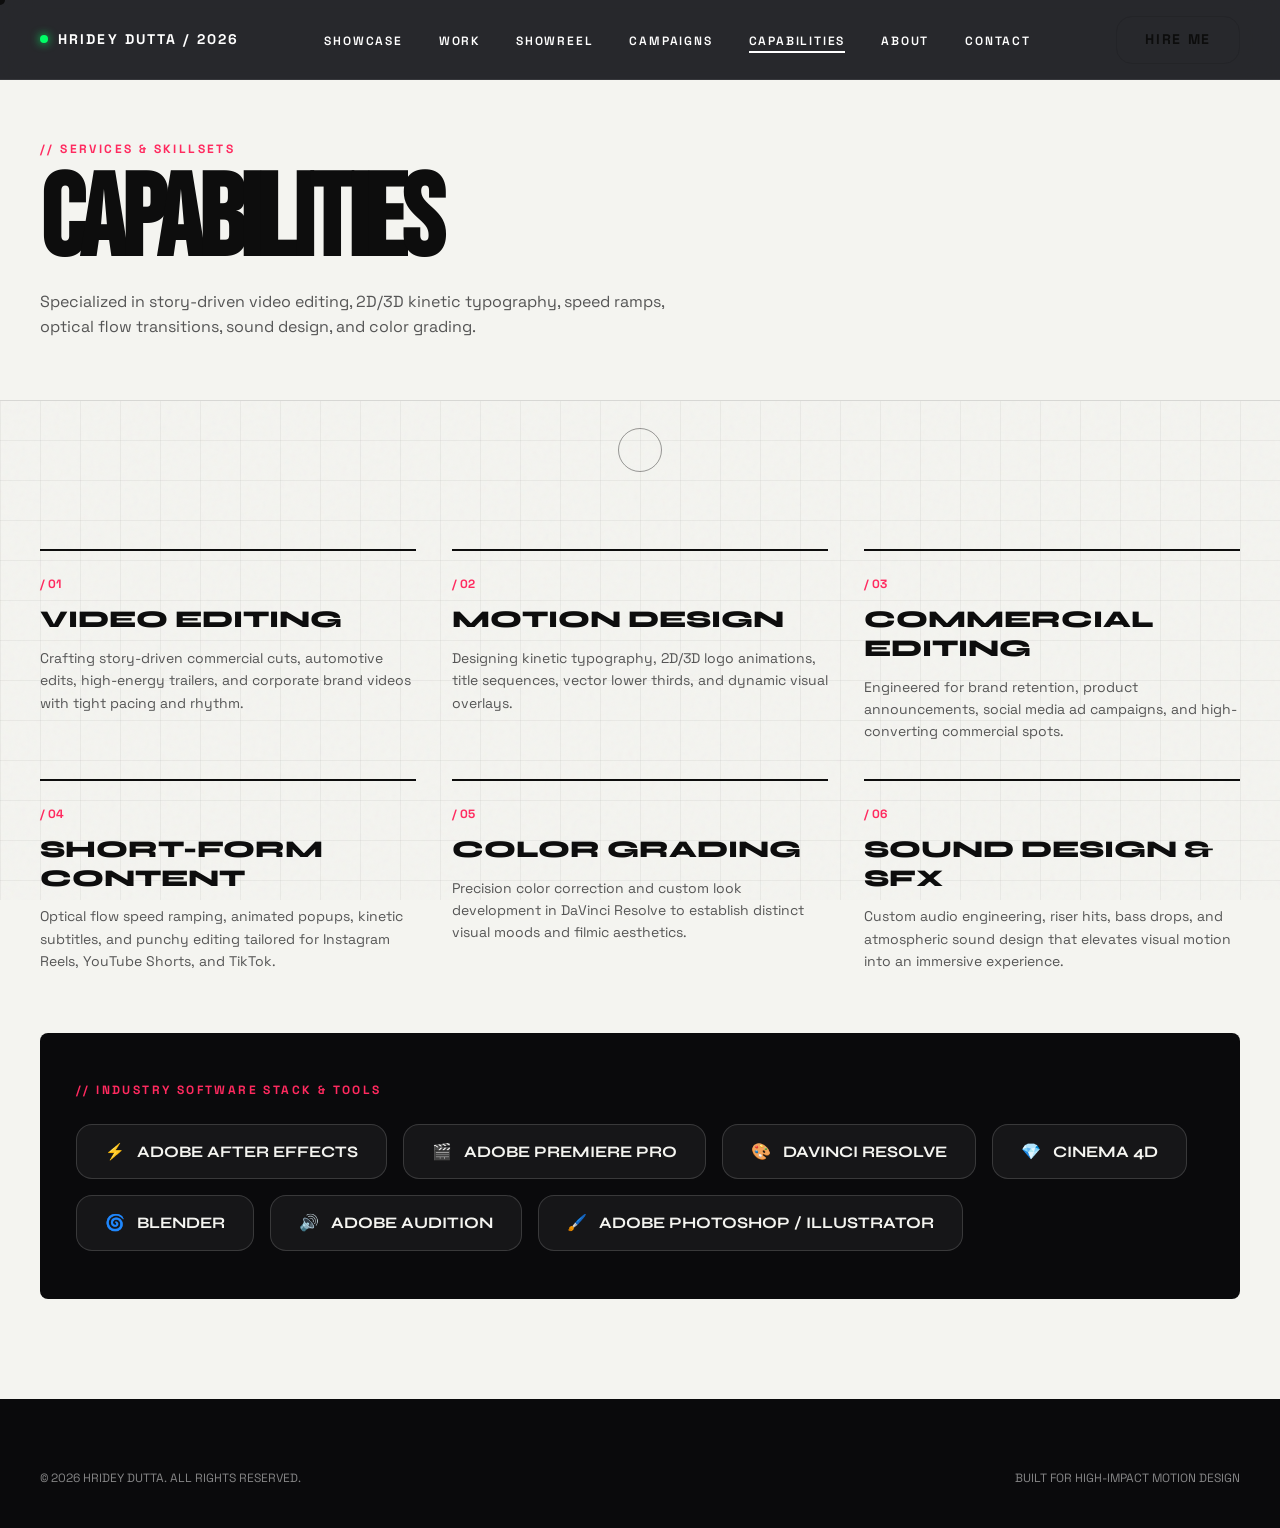
<file: capabilities.html>
<!DOCTYPE html>
<html lang="en">
<head>
  <meta charset="UTF-8">
  <meta name="viewport" content="width=device-width, initial-scale=1.0">
  <title>CAPABILITIES :: Hridey Dutta 2026 Portfolio</title>
  <meta name="description" content="Detailed capabilities, video editing services, motion design skillsets, and software tool matrix by Hridey Dutta.">
  <link rel="stylesheet" href="styles.css?v=2026.arrangement">
</head>
<body>

  <h1 class="sr-only">Capabilities & Services — Hridey Dutta Video Editor & Motion Designer</h1>

  <div class="bg-grid"></div>
  <div class="bg-noise"></div>

  <div id="custom-cursor"></div>
  <div id="custom-cursor-follower"><span class="cursor-badge">OPEN</span></div>

  <!-- Header Navigation -->
  <header class="header-nav">
    <a href="index.html" class="nav-brand">
      <span class="status-dot"></span>
      HRIDEY DUTTA / 2026
    </a>

    <ul class="nav-links">
      <li><a href="index.html" data-cursor="VIEW">SHOWCASE</a></li>
      <li><a href="work.html" data-cursor="VIEW">WORK</a></li>
      <li><a href="showreel.html" data-cursor="PLAY">SHOWREEL</a></li>
      <li><a href="campaigns.html" data-cursor="VIEW">CAMPAIGNS</a></li>
      <li><a href="capabilities.html" data-cursor="OPEN">CAPABILITIES</a></li>
      <li><a href="about.html" data-cursor="OPEN">ABOUT</a></li>
      <li><a href="contact.html" data-cursor="OPEN">CONTACT</a></li>
    </ul>

    <a href="contact.html" class="btn btn-secondary" data-cursor="OPEN">HIRE ME</a>

    <button class="btn btn-secondary mobile-menu-trigger" id="mobile-menu-trigger" aria-label="Open Navigation Menu">MENU</button>
  </header>

  <!-- Mobile Navigation Overlay -->
  <div class="mobile-nav-overlay" id="mobile-nav-overlay">
    <div class="mobile-nav-header">
      <a href="index.html" class="nav-brand">HRIDEY DUTTA / 2026</a>
      <button class="mobile-nav-close" id="mobile-nav-close" aria-label="Close Navigation Menu">&times;</button>
    </div>

    <ul class="mobile-nav-menu">
      <li><a href="index.html">SHOWCASE</a></li>
      <li><a href="work.html">WORK</a></li>
      <li><a href="showreel.html">SHOWREEL</a></li>
      <li><a href="campaigns.html">CAMPAIGNS</a></li>
      <li><a href="capabilities.html">CAPABILITIES</a></li>
      <li><a href="about.html">ABOUT</a></li>
      <li><a href="contact.html">CONTACT</a></li>
    </ul>

    <div class="mobile-nav-footer">
      <div>© 2026 HRIDEY DUTTA</div>
      <div>VIDEO & MOTION DESIGN</div>
    </div>
  </div>

  <!-- Page Header Banner -->
  <header class="page-header">
    <span class="page-header-tag">// SERVICES & SKILLSETS</span>
    <h2 class="page-header-title">CAPABILITIES</h2>
    <p class="page-header-desc">Specialized in story-driven video editing, 2D/3D kinetic typography, speed ramps, optical flow transitions, sound design, and color grading.</p>
  </header>

  <!-- CAPABILITIES DETAILED SECTION -->
  <section class="section-services">
    <div class="services-grid">
      <div class="service-column">
        <div class="service-num">/ 01</div>
        <h3 class="service-title">VIDEO EDITING</h3>
        <p class="service-desc">Crafting story-driven commercial cuts, automotive edits, high-energy trailers, and corporate brand videos with tight pacing and rhythm.</p>
      </div>

      <div class="service-column">
        <div class="service-num">/ 02</div>
        <h3 class="service-title">MOTION DESIGN</h3>
        <p class="service-desc">Designing kinetic typography, 2D/3D logo animations, title sequences, vector lower thirds, and dynamic visual overlays.</p>
      </div>

      <div class="service-column">
        <div class="service-num">/ 03</div>
        <h3 class="service-title">COMMERCIAL EDITING</h3>
        <p class="service-desc">Engineered for brand retention, product announcements, social media ad campaigns, and high-converting commercial spots.</p>
      </div>

      <div class="service-column">
        <div class="service-num">/ 04</div>
        <h3 class="service-title">SHORT-FORM CONTENT</h3>
        <p class="service-desc">Optical flow speed ramping, animated popups, kinetic subtitles, and punchy editing tailored for Instagram Reels, YouTube Shorts, and TikTok.</p>
      </div>

      <div class="service-column">
        <div class="service-num">/ 05</div>
        <h3 class="service-title">COLOR GRADING</h3>
        <p class="service-desc">Precision color correction and custom look development in DaVinci Resolve to establish distinct visual moods and filmic aesthetics.</p>
      </div>

      <div class="service-column">
        <div class="service-num">/ 06</div>
        <h3 class="service-title">SOUND DESIGN & SFX</h3>
        <p class="service-desc">Custom audio engineering, riser hits, bass drops, and atmospheric sound design that elevates visual motion into an immersive experience.</p>
      </div>
    </div>

    <!-- Software Stack Matrix -->
    <div class="software-stack-box">
      <div class="software-title">// INDUSTRY SOFTWARE STACK & TOOLS</div>
      <div class="software-pills">
        <div class="software-pill"><span>⚡</span> ADOBE AFTER EFFECTS</div>
        <div class="software-pill"><span>🎬</span> ADOBE PREMIERE PRO</div>
        <div class="software-pill"><span>🎨</span> DAVINCI RESOLVE</div>
        <div class="software-pill"><span>💎</span> CINEMA 4D</div>
        <div class="software-pill"><span>🌀</span> BLENDER</div>
        <div class="software-pill"><span>🔊</span> ADOBE AUDITION</div>
        <div class="software-pill"><span>🖌️</span> ADOBE PHOTOSHOP / ILLUSTRATOR</div>
      </div>
    </div>
  </section>

  <footer class="section-contact" style="padding-top: 40px; padding-bottom: 40px;">
    <div class="footer-bottom" style="margin-top: 0; border-top: none;">
      <div>© 2026 HRIDEY DUTTA. ALL RIGHTS RESERVED.</div>
      <div>BUILT FOR HIGH-IMPACT MOTION DESIGN</div>
    </div>
  </footer>

  <script src="script.js?v=2026"></script>
</body>
</html>
</file>
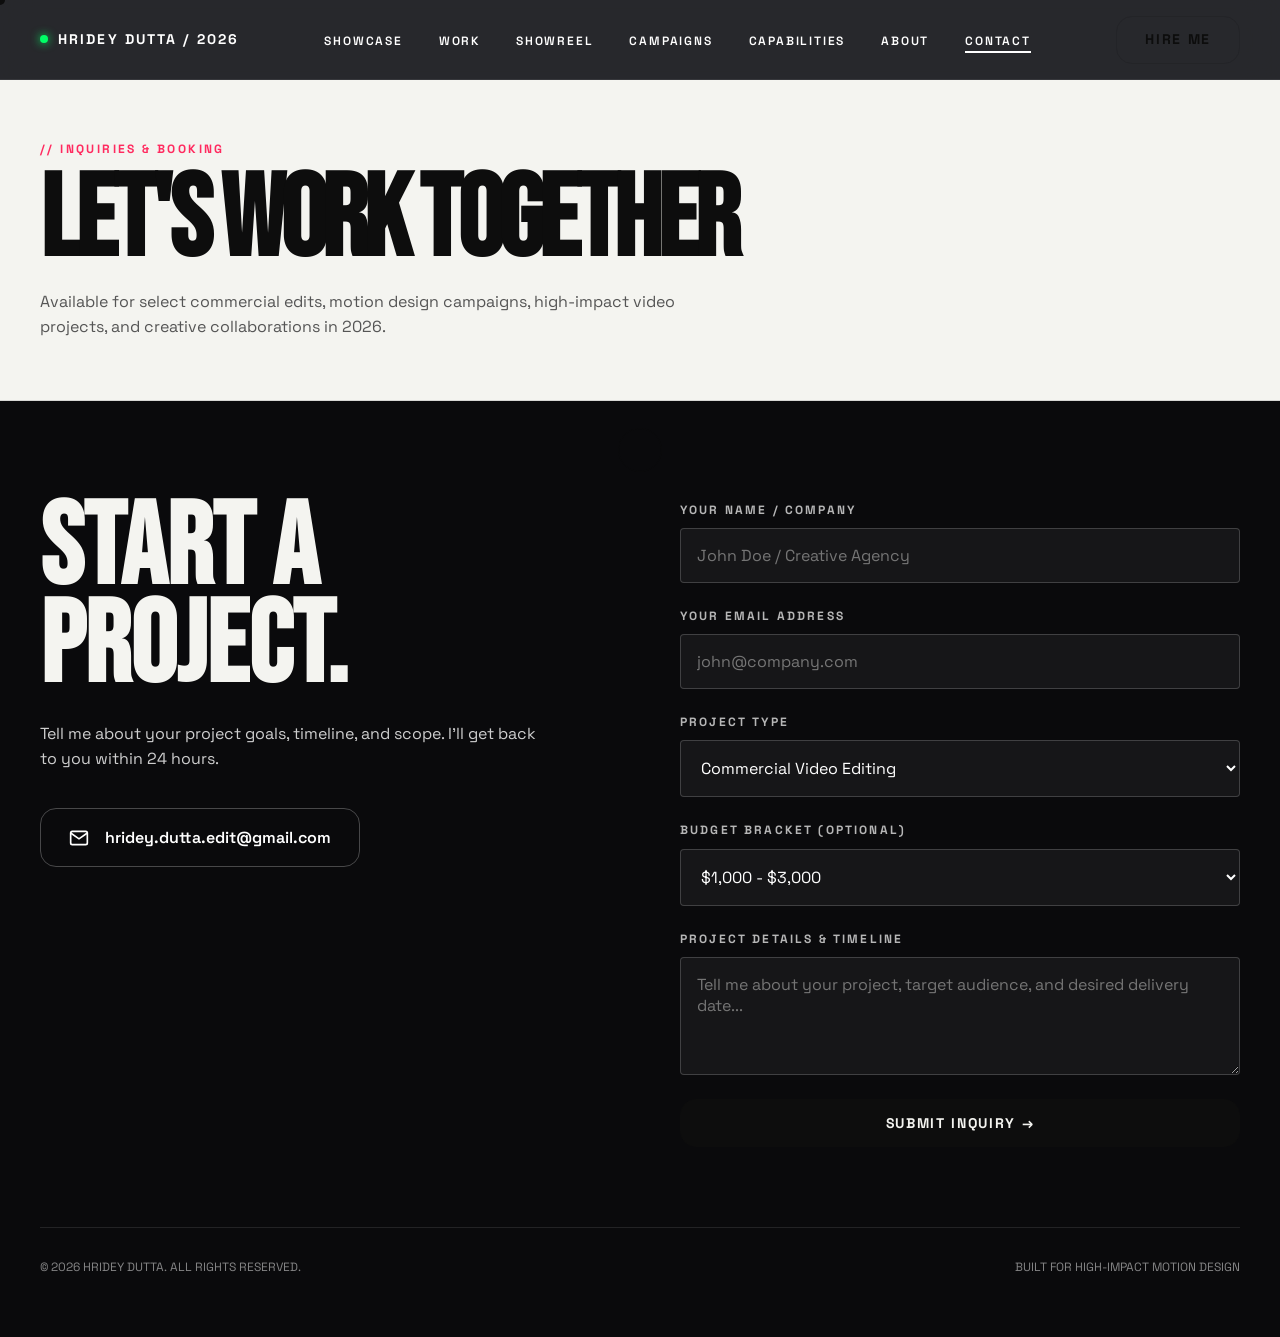
<file: contact.html>
<!DOCTYPE html>
<html lang="en">
<head>
  <meta charset="UTF-8">
  <meta name="viewport" content="width=device-width, initial-scale=1.0">
  <title>CONTACT :: Hridey Dutta 2026 Portfolio</title>
  <meta name="description" content="Get in touch with Hridey Dutta for commercial video editing projects, motion graphics campaigns, automotive edits, and short-form video production.">
  <link rel="stylesheet" href="styles.css?v=2026.arrangement">
</head>
<body>

  <h1 class="sr-only">Contact Hridey Dutta — Video Editor & Motion Designer</h1>

  <div class="bg-grid"></div>
  <div class="bg-noise"></div>

  <div id="custom-cursor"></div>
  <div id="custom-cursor-follower"><span class="cursor-badge">OPEN</span></div>

  <!-- Header Navigation -->
  <header class="header-nav">
    <a href="index.html" class="nav-brand">
      <span class="status-dot"></span>
      HRIDEY DUTTA / 2026
    </a>

    <ul class="nav-links">
      <li><a href="index.html" data-cursor="VIEW">SHOWCASE</a></li>
      <li><a href="work.html" data-cursor="VIEW">WORK</a></li>
      <li><a href="showreel.html" data-cursor="PLAY">SHOWREEL</a></li>
      <li><a href="campaigns.html" data-cursor="VIEW">CAMPAIGNS</a></li>
      <li><a href="capabilities.html" data-cursor="OPEN">CAPABILITIES</a></li>
      <li><a href="about.html" data-cursor="OPEN">ABOUT</a></li>
      <li><a href="contact.html" data-cursor="OPEN">CONTACT</a></li>
    </ul>

    <a href="contact.html" class="btn btn-secondary" data-cursor="OPEN">HIRE ME</a>

    <button class="btn btn-secondary mobile-menu-trigger" id="mobile-menu-trigger" aria-label="Open Navigation Menu">MENU</button>
  </header>

  <!-- Mobile Navigation Overlay -->
  <div class="mobile-nav-overlay" id="mobile-nav-overlay">
    <div class="mobile-nav-header">
      <a href="index.html" class="nav-brand">HRIDEY DUTTA / 2026</a>
      <button class="mobile-nav-close" id="mobile-nav-close" aria-label="Close Navigation Menu">&times;</button>
    </div>

    <ul class="mobile-nav-menu">
      <li><a href="index.html">SHOWCASE</a></li>
      <li><a href="work.html">WORK</a></li>
      <li><a href="showreel.html">SHOWREEL</a></li>
      <li><a href="campaigns.html">CAMPAIGNS</a></li>
      <li><a href="capabilities.html">CAPABILITIES</a></li>
      <li><a href="about.html">ABOUT</a></li>
      <li><a href="contact.html">CONTACT</a></li>
    </ul>

    <div class="mobile-nav-footer">
      <div>© 2026 HRIDEY DUTTA</div>
      <div>VIDEO & MOTION DESIGN</div>
    </div>
  </div>

  <!-- Page Header Banner -->
  <header class="page-header">
    <span class="page-header-tag">// INQUIRIES & BOOKING</span>
    <h2 class="page-header-title">LET'S WORK TOGETHER</h2>
    <p class="page-header-desc">Available for select commercial edits, motion design campaigns, high-impact video projects, and creative collaborations in 2026.</p>
  </header>

  <!-- CONTACT FORM SECTION -->
  <section class="section-contact" style="border-top: none;">
    <div class="contact-wrapper">
      
      <div class="contact-left">
        <h2 class="contact-editorial-title">START A<br>PROJECT.</h2>
        <p>Tell me about your project goals, timeline, and scope. I'll get back to you within 24 hours.</p>

        <a href="mailto:hridey.dutta.edit@gmail.com" class="email-direct-box" data-cursor="OPEN">
          <svg width="20" height="20" viewBox="0 0 24 24" fill="none" stroke="currentColor" stroke-width="2"><path d="M4 4h16c1.1 0 2 .9 2 2v12c0 1.1-.9 2-2 2H4c-1.1 0-2-.9-2-2V6c0-1.1.9-2 2-2z"></path><polyline points="22,6 12,13 2,6"></polyline></svg>
          hridey.dutta.edit@gmail.com
        </a>
      </div>

      <form class="contact-form" onsubmit="event.preventDefault(); alert('Thank you! Your inquiry has been sent to Hridey Dutta.');">
        <div class="form-group">
          <label for="name">YOUR NAME / COMPANY</label>
          <input type="text" id="name" required placeholder="John Doe / Creative Agency">
        </div>

        <div class="form-group">
          <label for="email">YOUR EMAIL ADDRESS</label>
          <input type="email" id="email" required placeholder="john@company.com">
        </div>

        <div class="form-group">
          <label for="type">PROJECT TYPE</label>
          <select id="type">
            <option>Commercial Video Editing</option>
            <option>Motion Graphics & 3D Animation</option>
            <option>Automotive / Event Edit</option>
            <option>Social Media Reels & Shorts</option>
            <option>Full Creative Production</option>
          </select>
        </div>

        <div class="form-group">
          <label for="budget">BUDGET BRACKET (OPTIONAL)</label>
          <select id="budget">
            <option>$1,000 - $3,000</option>
            <option>$3,000 - $5,000</option>
            <option>$5,000 - $10,000</option>
            <option>$10,000+</option>
          </select>
        </div>

        <div class="form-group">
          <label for="message">PROJECT DETAILS & TIMELINE</label>
          <textarea id="message" rows="4" required placeholder="Tell me about your project, target audience, and desired delivery date..."></textarea>
        </div>

        <button type="submit" class="btn btn-primary" data-cursor="OPEN">SUBMIT INQUIRY →</button>
      </form>

    </div>

    <div class="footer-bottom">
      <div>© 2026 HRIDEY DUTTA. ALL RIGHTS RESERVED.</div>
      <div>BUILT FOR HIGH-IMPACT MOTION DESIGN</div>
    </div>
  </section>

  <script src="script.js?v=2026"></script>
</body>
</html>
</file>
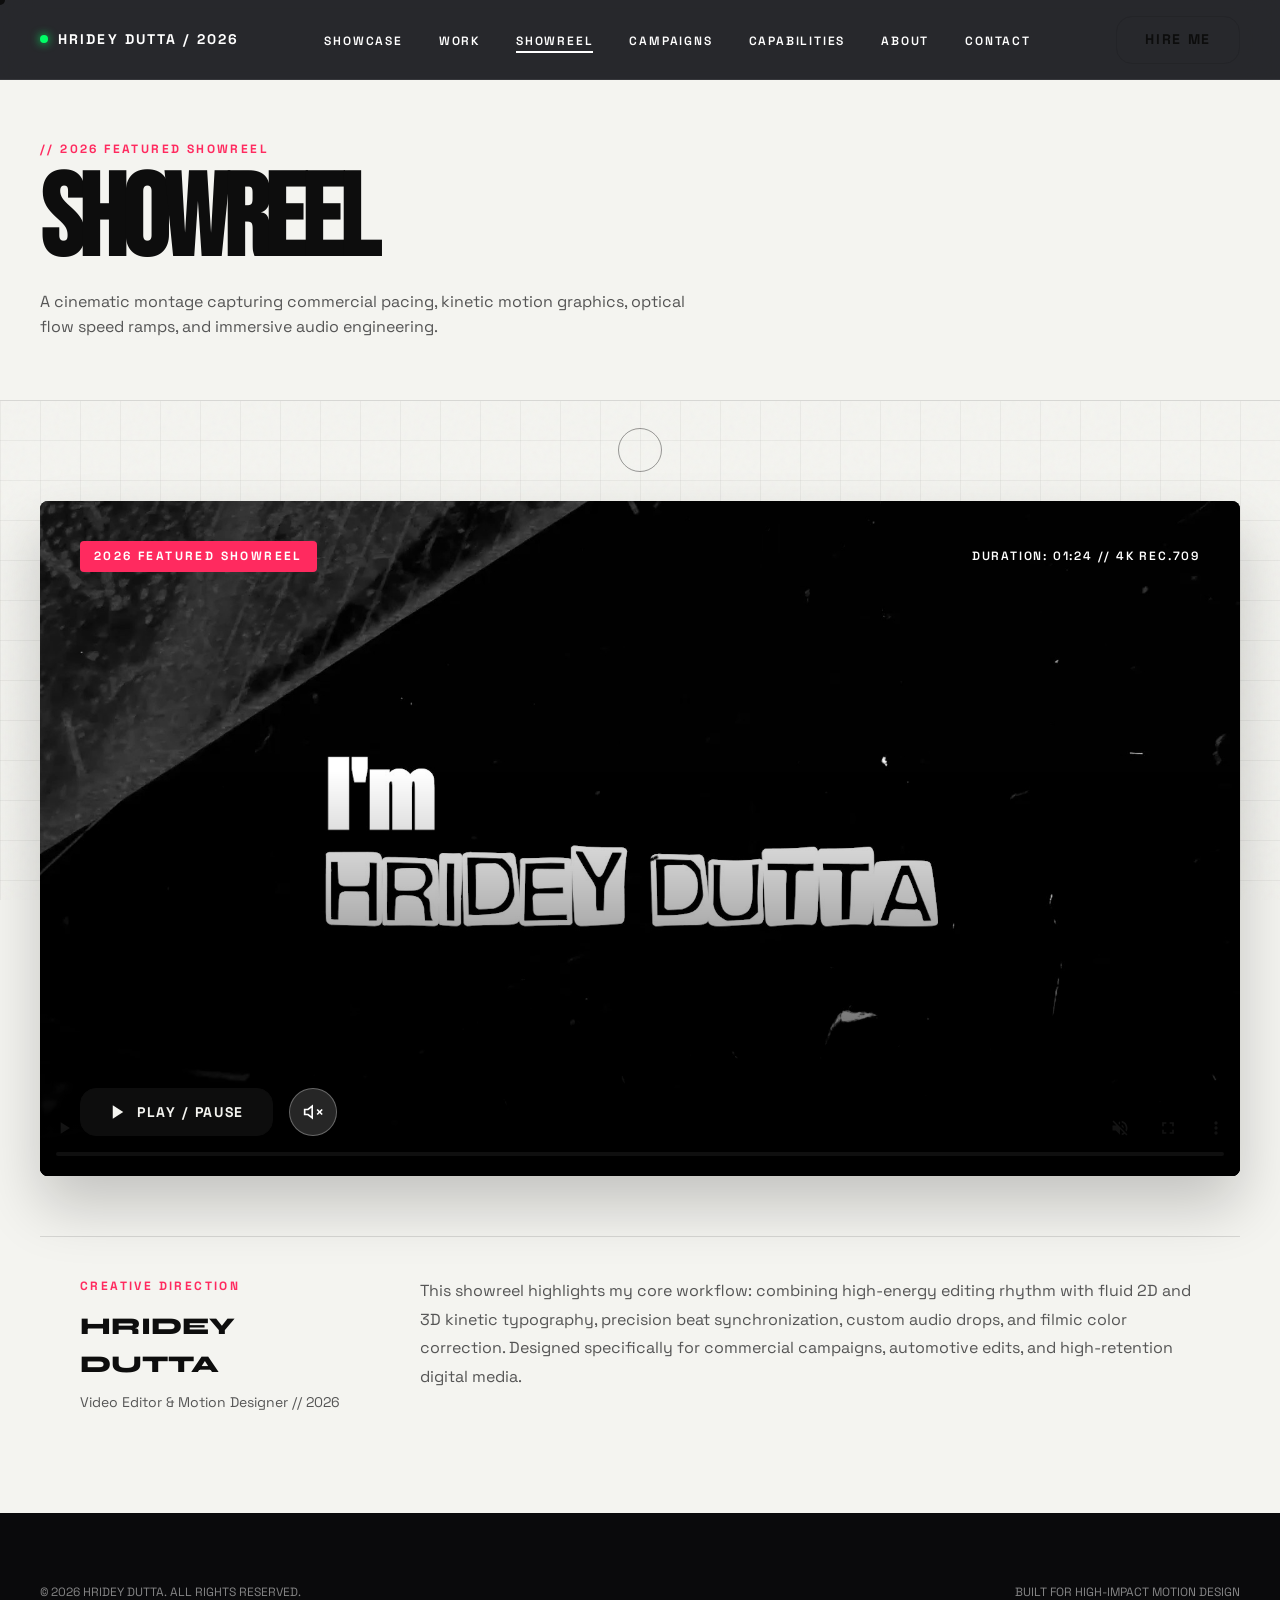
<file: showreel.html>
<!DOCTYPE html>
<html lang="en">
<head>
  <meta charset="UTF-8">
  <meta name="viewport" content="width=device-width, initial-scale=1.0">
  <title>SHOWREEL :: Hridey Dutta 2026 Portfolio</title>
  <meta name="description" content="Watch the 2026 Featured Showreel by Hridey Dutta — High-velocity editing, 3D motion graphics, kinetic typography, and sound design.">
  <link rel="stylesheet" href="styles.css?v=2026.arrangement">
</head>
<body>

  <h1 class="sr-only">2026 Featured Showreel — Hridey Dutta Video Editing & Motion Design</h1>

  <div class="bg-grid"></div>
  <div class="bg-noise"></div>

  <div id="custom-cursor"></div>
  <div id="custom-cursor-follower"><span class="cursor-badge">PLAY</span></div>

  <!-- Header Navigation -->
  <header class="header-nav">
    <a href="index.html" class="nav-brand">
      <span class="status-dot"></span>
      HRIDEY DUTTA / 2026
    </a>

    <ul class="nav-links">
      <li><a href="index.html" data-cursor="VIEW">SHOWCASE</a></li>
      <li><a href="work.html" data-cursor="VIEW">WORK</a></li>
      <li><a href="showreel.html" data-cursor="PLAY">SHOWREEL</a></li>
      <li><a href="campaigns.html" data-cursor="VIEW">CAMPAIGNS</a></li>
      <li><a href="capabilities.html" data-cursor="OPEN">CAPABILITIES</a></li>
      <li><a href="about.html" data-cursor="OPEN">ABOUT</a></li>
      <li><a href="contact.html" data-cursor="OPEN">CONTACT</a></li>
    </ul>

    <a href="contact.html" class="btn btn-secondary" data-cursor="OPEN">HIRE ME</a>

    <button class="btn btn-secondary mobile-menu-trigger" id="mobile-menu-trigger" aria-label="Open Navigation Menu">MENU</button>
  </header>

  <!-- Mobile Navigation Overlay -->
  <div class="mobile-nav-overlay" id="mobile-nav-overlay">
    <div class="mobile-nav-header">
      <a href="index.html" class="nav-brand">HRIDEY DUTTA / 2026</a>
      <button class="mobile-nav-close" id="mobile-nav-close" aria-label="Close Navigation Menu">&times;</button>
    </div>

    <ul class="mobile-nav-menu">
      <li><a href="index.html">SHOWCASE</a></li>
      <li><a href="work.html">WORK</a></li>
      <li><a href="showreel.html">SHOWREEL</a></li>
      <li><a href="campaigns.html">CAMPAIGNS</a></li>
      <li><a href="capabilities.html">CAPABILITIES</a></li>
      <li><a href="about.html">ABOUT</a></li>
      <li><a href="contact.html">CONTACT</a></li>
    </ul>

    <div class="mobile-nav-footer">
      <div>© 2026 HRIDEY DUTTA</div>
      <div>VIDEO & MOTION DESIGN</div>
    </div>
  </div>

  <!-- Page Header Banner -->
  <header class="page-header">
    <span class="page-header-tag">// 2026 FEATURED SHOWREEL</span>
    <h2 class="page-header-title">SHOWREEL</h2>
    <p class="page-header-desc">A cinematic montage capturing commercial pacing, kinetic motion graphics, optical flow speed ramps, and immersive audio engineering.</p>
  </header>

  <!-- CINEMATIC SHOWREEL HERO SECTION -->
  <section class="showreel-section">
    <div class="showreel-wrapper" style="aspect-ratio: 16 / 9;">
      <video class="showreel-video" id="main-showreel-video" controls muted loop playsinline preload="auto" poster="assets/posters/showreel_main.jpg">
        <source src="videos/showreel_main.mp4" type="video/mp4">
        Your browser does not support the video tag.
      </video>

      <div class="showreel-overlay">
        <div class="showreel-header">
          <span class="showreel-tag">2026 FEATURED SHOWREEL</span>
          <span class="hero-label-bottom" style="color: #ffffff;">DURATION: 01:24 // 4K REC.709</span>
        </div>

        <div class="showreel-controls">
          <button class="btn btn-primary" onclick="const v=document.getElementById('main-showreel-video'); v.paused ? v.play() : v.pause()" data-cursor="PLAY">
            <svg width="18" height="18" viewBox="0 0 24 24" fill="currentColor"><polygon points="5 3 19 12 5 21 5 3"></polygon></svg>
            PLAY / PAUSE
          </button>

          <button class="audio-toggle-btn" id="audio-toggle" title="Toggle Sound" data-cursor="SOUND">
            <svg width="20" height="20" viewBox="0 0 24 24" fill="none" stroke="currentColor" stroke-width="2"><path d="M11 5L6 9H2v6h4l5 4V5z"/><line x1="23" y1="9" x2="17" y2="15"/><line x1="17" y1="9" x2="23" y2="15"/></svg>
          </button>
        </div>
      </div>
    </div>

    <div style="max-width: var(--container-max); margin: 60px auto 0 auto; padding: 0 40px; border-top: 1px solid var(--border-color); padding-top: 40px; display: grid; grid-template-columns: 300px 1fr; gap: 40px;">
      <div>
        <div class="intro-tag" style="margin-bottom: 12px;">CREATIVE DIRECTION</div>
        <h3 style="font-family: var(--font-syne); font-size: var(--text-subheading); font-weight: 800; text-transform: uppercase;">HRIDEY DUTTA</h3>
        <p style="font-family: var(--font-mono); font-size: var(--text-small); color: var(--text-muted); margin-top: 6px;">Video Editor & Motion Designer // 2026</p>
      </div>

      <div>
        <p style="font-family: var(--font-mono); font-size: var(--text-body); color: var(--text-muted); line-height: 1.8;">
          This showreel highlights my core workflow: combining high-energy editing rhythm with fluid 2D and 3D kinetic typography, precision beat synchronization, custom audio drops, and filmic color correction. Designed specifically for commercial campaigns, automotive edits, and high-retention digital media.
        </p>
      </div>
    </div>
  </section>

  <footer class="section-contact" style="padding-top: 40px; padding-bottom: 40px;">
    <div class="footer-bottom" style="margin-top: 0; border-top: none;">
      <div>© 2026 HRIDEY DUTTA. ALL RIGHTS RESERVED.</div>
      <div>BUILT FOR HIGH-IMPACT MOTION DESIGN</div>
    </div>
  </footer>

  <script src="script.js?v=2026"></script>
</body>
</html>
</file>
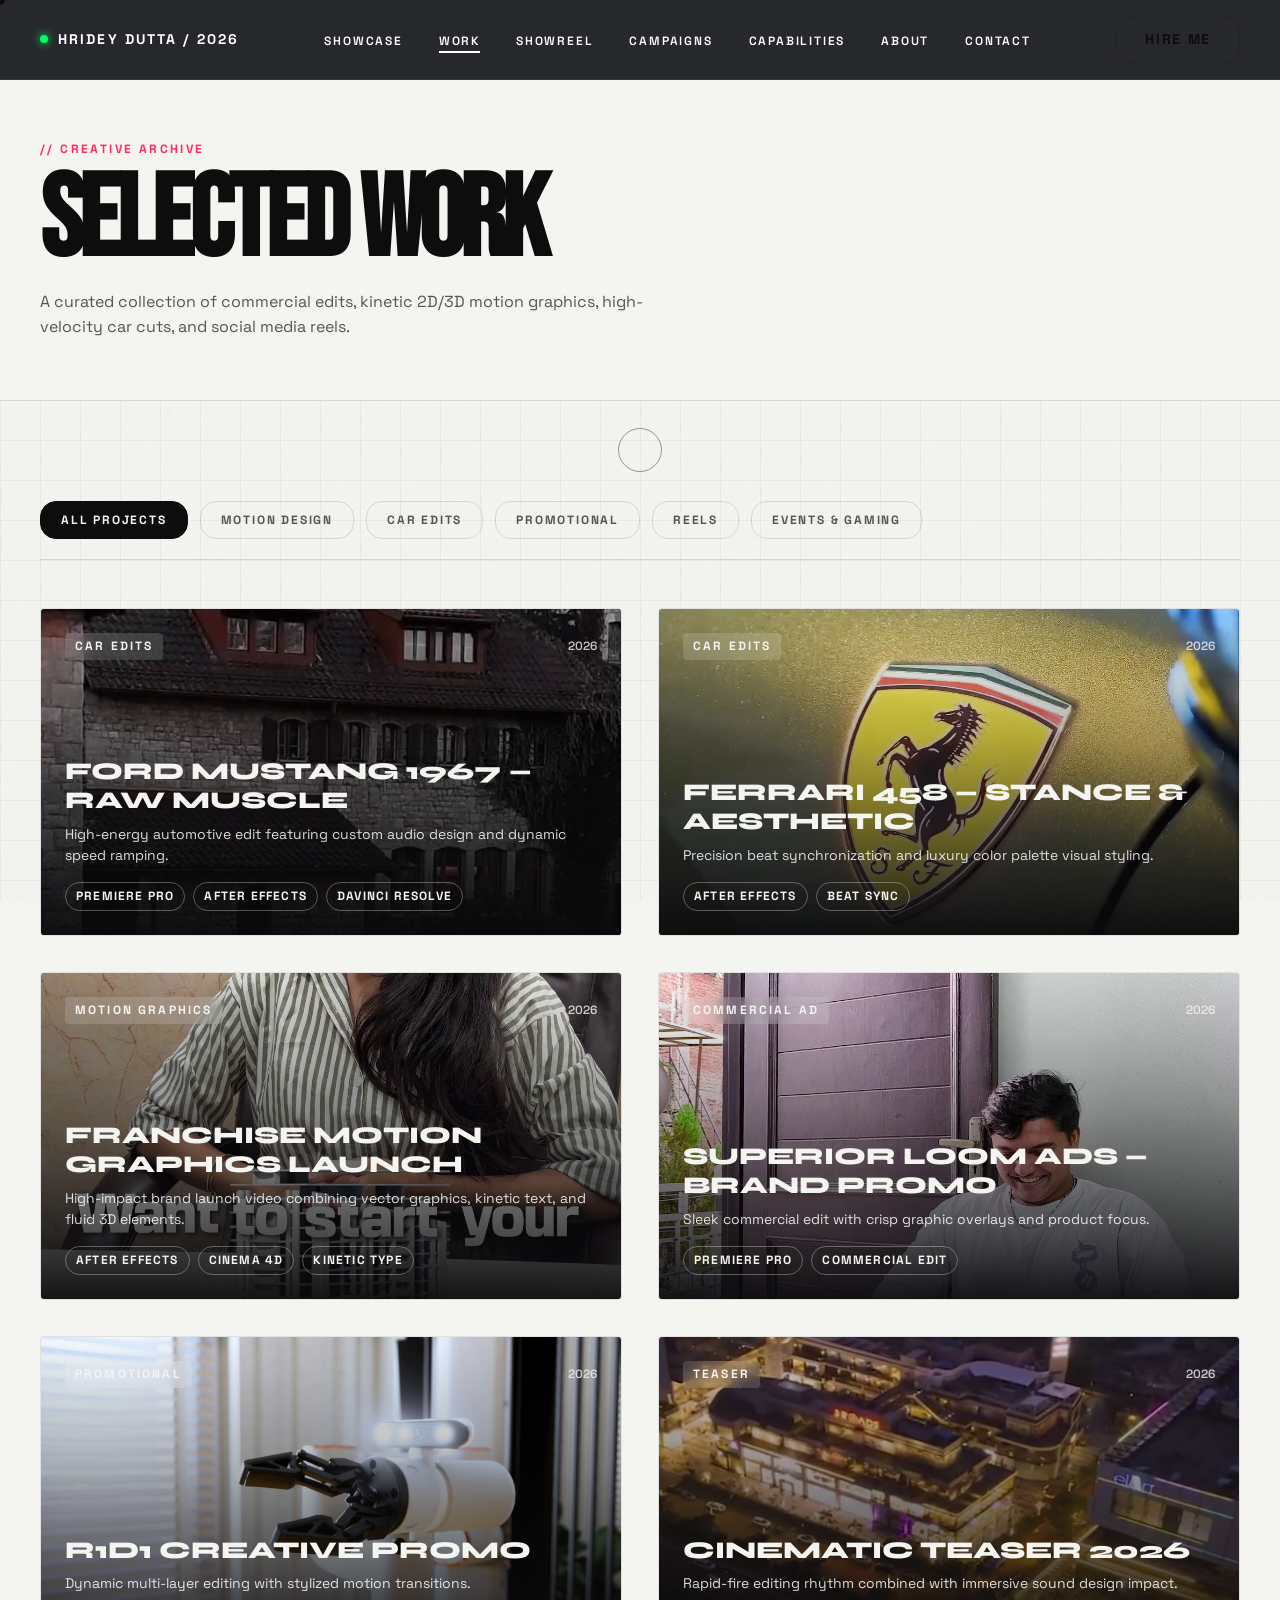
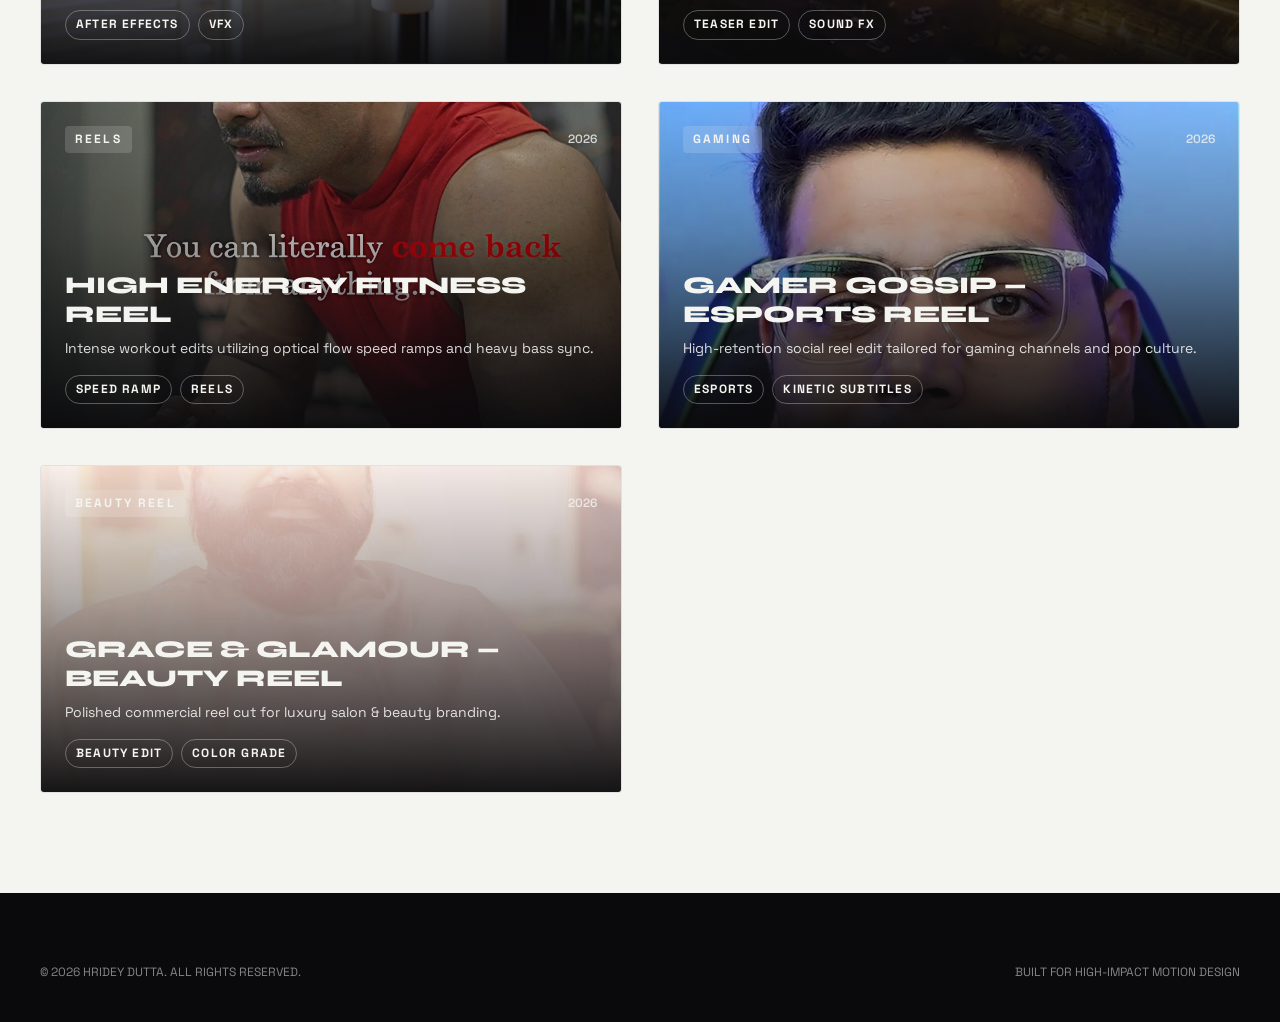
<file: work.html>
<!DOCTYPE html>
<html lang="en">
<head>
  <meta charset="UTF-8">
  <meta name="viewport" content="width=device-width, initial-scale=1.0">
  <title>SELECTED WORK :: Hridey Dutta 2026 Portfolio</title>
  <meta name="description" content="Explore commercial video edits, motion graphics campaigns, automotive cinematic cuts, and high-retention short form reels by Hridey Dutta.">
  <link rel="stylesheet" href="styles.css?v=2026.arrangement">
</head>
<body>

  <h1 class="sr-only">Selected Work — Hridey Dutta Video Editing & Motion Design Portfolio</h1>

  <div class="bg-grid"></div>
  <div class="bg-noise"></div>

  <div id="custom-cursor"></div>
  <div id="custom-cursor-follower"><span class="cursor-badge">PLAY</span></div>

  <!-- Header Navigation -->
  <header class="header-nav">
    <a href="index.html" class="nav-brand">
      <span class="status-dot"></span>
      HRIDEY DUTTA / 2026
    </a>

    <ul class="nav-links">
      <li><a href="index.html" data-cursor="VIEW">SHOWCASE</a></li>
      <li><a href="work.html" data-cursor="VIEW">WORK</a></li>
      <li><a href="showreel.html" data-cursor="PLAY">SHOWREEL</a></li>
      <li><a href="campaigns.html" data-cursor="VIEW">CAMPAIGNS</a></li>
      <li><a href="capabilities.html" data-cursor="OPEN">CAPABILITIES</a></li>
      <li><a href="about.html" data-cursor="OPEN">ABOUT</a></li>
      <li><a href="contact.html" data-cursor="OPEN">CONTACT</a></li>
    </ul>

    <a href="contact.html" class="btn btn-secondary" data-cursor="OPEN">HIRE ME</a>

    <button class="btn btn-secondary mobile-menu-trigger" id="mobile-menu-trigger" aria-label="Open Navigation Menu">MENU</button>
  </header>

  <!-- Mobile Navigation Overlay -->
  <div class="mobile-nav-overlay" id="mobile-nav-overlay">
    <div class="mobile-nav-header">
      <a href="index.html" class="nav-brand">HRIDEY DUTTA / 2026</a>
      <button class="mobile-nav-close" id="mobile-nav-close" aria-label="Close Navigation Menu">&times;</button>
    </div>

    <ul class="mobile-nav-menu">
      <li><a href="index.html">SHOWCASE</a></li>
      <li><a href="work.html">WORK</a></li>
      <li><a href="showreel.html">SHOWREEL</a></li>
      <li><a href="campaigns.html">CAMPAIGNS</a></li>
      <li><a href="capabilities.html">CAPABILITIES</a></li>
      <li><a href="about.html">ABOUT</a></li>
      <li><a href="contact.html">CONTACT</a></li>
    </ul>

    <div class="mobile-nav-footer">
      <div>© 2026 HRIDEY DUTTA</div>
      <div>VIDEO & MOTION DESIGN</div>
    </div>
  </div>

  <!-- Page Header Banner -->
  <header class="page-header">
    <span class="page-header-tag">// CREATIVE ARCHIVE</span>
    <h2 class="page-header-title">SELECTED WORK</h2>
    <p class="page-header-desc">A curated collection of commercial edits, kinetic 2D/3D motion graphics, high-velocity car cuts, and social media reels.</p>
  </header>

  <!-- WORK GRID SECTION -->
  <section class="section-work">
    <!-- Category Filter Bar -->
    <div class="work-filter-bar">
      <button class="filter-btn active" data-filter="all">ALL PROJECTS</button>
      <button class="filter-btn" data-filter="motion">MOTION DESIGN</button>
      <button class="filter-btn" data-filter="car">CAR EDITS</button>
      <button class="filter-btn" data-filter="promo">PROMOTIONAL</button>
      <button class="filter-btn" data-filter="reels">REELS</button>
      <button class="filter-btn" data-filter="gaming">EVENTS & GAMING</button>
    </div>

    <!-- Balanced 2-Column Responsive Grid -->
    <div class="project-grid-balanced">

      <!-- Card 1: Ford Mustang -->
      <div class="project-card" 
           data-category="car"
           data-video="videos/car_mustang.mp4"
           data-title="FORD MUSTANG 1967 — RAW MUSCLE"
           data-category-label="CAR EDITS & CINEMATIC"
           data-year="2026"
           data-desc="High-energy cinematic car edit focusing on sound design, aggressive fast pacing, and filmic color grading."
           data-tech="Premiere Pro, After Effects, DaVinci Resolve">
        <div class="card-media-wrapper">
          <video muted loop playsinline autoplay preload="auto" poster="assets/posters/car_mustang.jpg">
            <source src="videos/car_mustang.mp4" type="video/mp4">
          </video>
          <div class="card-overlay">
            <div class="card-top-info">
              <span class="card-category">CAR EDITS</span>
              <span class="card-year">2026</span>
            </div>
            <div class="card-bottom-info">
              <h3 class="card-title">FORD MUSTANG 1967 — RAW MUSCLE</h3>
              <p class="card-description">High-energy automotive edit featuring custom audio design and dynamic speed ramping.</p>
              <div class="card-tech-stack">
                <span class="tech-tag">PREMIERE PRO</span>
                <span class="tech-tag">AFTER EFFECTS</span>
                <span class="tech-tag">DAVINCI RESOLVE</span>
              </div>
            </div>
          </div>
        </div>
      </div>

      <!-- Card 2: Ferrari 458 -->
      <div class="project-card" 
           data-category="car"
           data-video="videos/car_ferrari.mp4"
           data-title="FERRARI 458 — STANCE & AESTHETIC"
           data-category-label="CAR EDITS & CINEMATIC"
           data-year="2026"
           data-desc="Ultra-smooth aesthetic edit with precision beat sync, optical flow transitions, and luxury visual styling."
           data-tech="After Effects, Sound Design">
        <div class="card-media-wrapper">
          <video muted loop playsinline autoplay preload="auto" poster="assets/posters/car_ferrari.jpg">
            <source src="videos/car_ferrari.mp4" type="video/mp4">
          </video>
          <div class="card-overlay">
            <div class="card-top-info">
              <span class="card-category">CAR EDITS</span>
              <span class="card-year">2026</span>
            </div>
            <div class="card-bottom-info">
              <h3 class="card-title">FERRARI 458 — STANCE & AESTHETIC</h3>
              <p class="card-description">Precision beat synchronization and luxury color palette visual styling.</p>
              <div class="card-tech-stack">
                <span class="tech-tag">AFTER EFFECTS</span>
                <span class="tech-tag">BEAT SYNC</span>
              </div>
            </div>
          </div>
        </div>
      </div>

      <!-- Card 3: Motion Graphic Franchise -->
      <div class="project-card" 
           data-category="motion"
           data-video="videos/motion_franchise.mp4"
           data-title="FRANCHISE MOTION GRAPHICS LAUNCH"
           data-category-label="MOTION GRAPHICS"
           data-year="2026"
           data-desc="Complete motion graphic campaign featuring 2D and 3D kinetic typography, vector animation, and brand storytelling."
           data-tech="After Effects, Cinema 4D, Illustrator">
        <div class="card-media-wrapper">
          <video muted loop playsinline autoplay preload="auto" poster="assets/posters/motion_franchise.jpg">
            <source src="videos/motion_franchise.mp4" type="video/mp4">
          </video>
          <div class="card-overlay">
            <div class="card-top-info">
              <span class="card-category">MOTION GRAPHICS</span>
              <span class="card-year">2026</span>
            </div>
            <div class="card-bottom-info">
              <h3 class="card-title">FRANCHISE MOTION GRAPHICS LAUNCH</h3>
              <p class="card-description">High-impact brand launch video combining vector graphics, kinetic text, and fluid 3D elements.</p>
              <div class="card-tech-stack">
                <span class="tech-tag">AFTER EFFECTS</span>
                <span class="tech-tag">CINEMA 4D</span>
                <span class="tech-tag">KINETIC TYPE</span>
              </div>
            </div>
          </div>
        </div>
      </div>

      <!-- Card 4: Superior Loom Commercial -->
      <div class="project-card" 
           data-category="promo"
           data-video="videos/promo_superior_loom.mp4"
           data-title="SUPERIOR LOOM ADS — BRAND PROMO"
           data-category-label="PROMOTIONAL & ADS"
           data-year="2026"
           data-desc="Commercial promotional spot engineered for maximum retention and brand engagement across digital channels."
           data-tech="Premiere Pro, Color Grading, Kinetic Type">
        <div class="card-media-wrapper">
          <video muted loop playsinline autoplay preload="auto" poster="assets/posters/promo_superior_loom.jpg">
            <source src="videos/promo_superior_loom.mp4" type="video/mp4">
          </video>
          <div class="card-overlay">
            <div class="card-top-info">
              <span class="card-category">COMMERCIAL AD</span>
              <span class="card-year">2026</span>
            </div>
            <div class="card-bottom-info">
              <h3 class="card-title">SUPERIOR LOOM ADS — BRAND PROMO</h3>
              <p class="card-description">Sleek commercial edit with crisp graphic overlays and product focus.</p>
              <div class="card-tech-stack">
                <span class="tech-tag">PREMIERE PRO</span>
                <span class="tech-tag">COMMERCIAL EDIT</span>
              </div>
            </div>
          </div>
        </div>
      </div>

      <!-- Card 5: R1D1 Project Edit -->
      <div class="project-card" 
           data-category="promo"
           data-video="videos/promo_r1d1.mp4"
           data-title="R1D1 CREATIVE PROMO"
           data-category-label="PROMOTIONAL & ADS"
           data-year="2026"
           data-desc="Experimental commercial edit showcasing creative cuts, visual effects, and glitch transitions."
           data-tech="After Effects, Premiere Pro">
        <div class="card-media-wrapper">
          <video muted loop playsinline autoplay preload="auto" poster="assets/posters/promo_r1d1.jpg">
            <source src="videos/promo_r1d1.mp4" type="video/mp4">
          </video>
          <div class="card-overlay">
            <div class="card-top-info">
              <span class="card-category">PROMOTIONAL</span>
              <span class="card-year">2026</span>
            </div>
            <div class="card-bottom-info">
              <h3 class="card-title">R1D1 CREATIVE PROMO</h3>
              <p class="card-description">Dynamic multi-layer editing with stylized motion transitions.</p>
              <div class="card-tech-stack">
                <span class="tech-tag">AFTER EFFECTS</span>
                <span class="tech-tag">VFX</span>
              </div>
            </div>
          </div>
        </div>
      </div>

      <!-- Card 6: Teaser Trailer -->
      <div class="project-card" 
           data-category="reels"
           data-video="videos/teaser_2026.mp4"
           data-title="CINEMATIC TEASER 2026"
           data-category-label="REELS & SHORT FORM"
           data-year="2026"
           data-desc="Fast-paced teaser trailer designed for social hype, event launches, and movie previews."
           data-tech="After Effects, Sound Design">
        <div class="card-media-wrapper">
          <video muted loop playsinline autoplay preload="auto" poster="assets/posters/teaser_2026.jpg">
            <source src="videos/teaser_2026.mp4" type="video/mp4">
          </video>
          <div class="card-overlay">
            <div class="card-top-info">
              <span class="card-category">TEASER</span>
              <span class="card-year">2026</span>
            </div>
            <div class="card-bottom-info">
              <h3 class="card-title">CINEMATIC TEASER 2026</h3>
              <p class="card-description">Rapid-fire editing rhythm combined with immersive sound design impact.</p>
              <div class="card-tech-stack">
                <span class="tech-tag">TEASER EDIT</span>
                <span class="tech-tag">SOUND FX</span>
              </div>
            </div>
          </div>
        </div>
      </div>

      <!-- Card 7: High Energy Fitness Reel -->
      <div class="project-card" 
           data-category="reels"
           data-video="videos/gym_fitness.mp4"
           data-title="HIGH ENERGY FITNESS REEL"
           data-category-label="REELS & SHORT FORM"
           data-year="2026"
           data-desc="Rhythmic speed ramp edit capturing raw intensity and power for fitness brands."
           data-tech="Premiere Pro, Speed Ramping">
        <div class="card-media-wrapper">
          <video muted loop playsinline autoplay preload="auto" poster="assets/posters/gym_fitness.jpg">
            <source src="videos/gym_fitness.mp4" type="video/mp4">
          </video>
          <div class="card-overlay">
            <div class="card-top-info">
              <span class="card-category">REELS</span>
              <span class="card-year">2026</span>
            </div>
            <div class="card-bottom-info">
              <h3 class="card-title">HIGH ENERGY FITNESS REEL</h3>
              <p class="card-description">Intense workout edits utilizing optical flow speed ramps and heavy bass sync.</p>
              <div class="card-tech-stack">
                <span class="tech-tag">SPEED RAMP</span>
                <span class="tech-tag">REELS</span>
              </div>
            </div>
          </div>
        </div>
      </div>

      <!-- Card 8: Gamer Gossip Reel -->
      <div class="project-card" 
           data-category="gaming"
           data-video="videos/gaming_gossip.mp4"
           data-title="GAMER GOSSIP — ESPORTS REEL"
           data-category-label="EVENTS & GAMING"
           data-year="2026"
           data-desc="Trendy esports entertainment reel with kinetic subtitles, animated popups, and punchy cuts."
           data-tech="After Effects, Sound FX">
        <div class="card-media-wrapper">
          <video muted loop playsinline autoplay preload="auto" poster="assets/posters/gaming_gossip.jpg">
            <source src="videos/gaming_gossip.mp4" type="video/mp4">
          </video>
          <div class="card-overlay">
            <div class="card-top-info">
              <span class="card-category">GAMING</span>
              <span class="card-year">2026</span>
            </div>
            <div class="card-bottom-info">
              <h3 class="card-title">GAMER GOSSIP — ESPORTS REEL</h3>
              <p class="card-description">High-retention social reel edit tailored for gaming channels and pop culture.</p>
              <div class="card-tech-stack">
                <span class="tech-tag">ESPORTS</span>
                <span class="tech-tag">KINETIC SUBTITLES</span>
              </div>
            </div>
          </div>
        </div>
      </div>

      <!-- Card 9: Grace & Glamour Salon Reel -->
      <div class="project-card" 
           data-category="reels"
           data-video="videos/salon_grace.mp4"
           data-title="GRACE & GLAMOUR — BEAUTY REEL"
           data-category-label="REELS & SHORT FORM"
           data-year="2026"
           data-desc="Elegant beauty and lifestyle editorial edit with soft color correction and seamless cuts."
           data-tech="Premiere Pro, Color Grading">
        <div class="card-media-wrapper">
          <video muted loop playsinline autoplay preload="auto" poster="assets/posters/salon_grace.jpg">
            <source src="videos/salon_grace.mp4" type="video/mp4">
          </video>
          <div class="card-overlay">
            <div class="card-top-info">
              <span class="card-category">BEAUTY REEL</span>
              <span class="card-year">2026</span>
            </div>
            <div class="card-bottom-info">
              <h3 class="card-title">GRACE & GLAMOUR — BEAUTY REEL</h3>
              <p class="card-description">Polished commercial reel cut for luxury salon & beauty branding.</p>
              <div class="card-tech-stack">
                <span class="tech-tag">BEAUTY EDIT</span>
                <span class="tech-tag">COLOR GRADE</span>
              </div>
            </div>
          </div>
        </div>
      </div>

    </div>
  </section>

  <footer class="section-contact" style="padding-top: 40px; padding-bottom: 40px;">
    <div class="footer-bottom" style="margin-top: 0; border-top: none;">
      <div>© 2026 HRIDEY DUTTA. ALL RIGHTS RESERVED.</div>
      <div>BUILT FOR HIGH-IMPACT MOTION DESIGN</div>
    </div>
  </footer>

  <!-- FULLSCREEN VIDEO DETAIL MODAL -->
  <div class="modal-backdrop" id="video-modal">
    <div class="modal-container">
      <div class="modal-video-box">
        <video id="modal-video" controls playsinline class="modal-video">
          <source src="" type="video/mp4">
        </video>
      </div>
      <div class="modal-info-box">
        <div>
          <button class="modal-close-btn" id="modal-close" title="Close modal">&times;</button>
          <div class="modal-meta-row">
            <span id="modal-category">CATEGORY</span>
            <span>•</span>
            <span id="modal-year">2026</span>
          </div>
          <h2 class="modal-title" id="modal-title"></h2>
          <p class="modal-desc" id="modal-desc"></p>
          <div class="modal-section-subtitle">SOFTWARE & TOOLS USED</div>
          <div class="modal-tags" id="modal-tags"></div>
        </div>
        <div class="modal-section-subtitle" style="margin-top: 20px;">
          CREATIVE DIRECTION & EDIT BY HRIDEY DUTTA
        </div>
      </div>
    </div>
  </div>

  <script src="script.js?v=2026"></script>
</body>
</html>
</file>
<file: styles.css>
/* ==========================================================================
   HRIDEY DUTTA — 2026 VIDEO EDITOR & MOTION DESIGNER PORTFOLIO
   Design System: Minimal Editorial, High-Contrast Typography, Parallax Motion
   Multi-Page Architecture & Mobile Drawer Navigation System
   ========================================================================== */

@import url('https://fonts.googleapis.com/css2?family=Bebas+Neue&family=Space+Grotesk:wght@300;400;500;600;700&family=Syne:wght@700;800&display=swap');

:root {
  /* Color Palette */
  --bg-primary: #f4f4f0;
  --bg-secondary: #eaeaea;
  --bg-dark: #0a0a0c;
  --bg-card: #ffffff;
  
  --text-main: #0d0d0d;
  --text-muted: #555555;
  --text-light: #8e8e8e;
  --text-inverse: #f4f4f0;

  --accent-red: #ff2a5f;
  --accent-blue: #0066ff;
  --border-color: rgba(13, 13, 13, 0.12);
  --border-dark: rgba(255, 255, 255, 0.15);
  
  --grid-line: rgba(0, 0, 0, 0.05);

  /* Controlled Typography Token System (12, 14, 16, 20, 24, 32, 48, 64) */
  --text-micro: 0.75rem;       /* 12px */
  --text-small: 0.875rem;     /* 14px */
  --text-body: 1rem;          /* 16px */
  --text-large: 1.25rem;      /* 20px */
  --text-subheading: 1.5rem;  /* 24px */
  --text-heading: 2rem;       /* 32px */
  --text-display-lg: 3rem;    /* 48px */
  --text-display-xl: 4rem;    /* 64px */
  --text-section: clamp(2.5rem, 6vw, 4.5rem);
  --text-hero-display: clamp(4.5rem, 16vw, 20rem);

  /* Controlled Radius Scale (0px, 4px, 8px, 16px) */
  --radius-none: 0px;
  --radius-sm: 4px;
  --radius-md: 8px;
  --radius-lg: 16px;

  /* Controlled Spacing Tokens (8, 12, 16, 24, 32, 48, 64, 96) */
  --space-1: 8px;
  --space-2: 12px;
  --space-3: 16px;
  --space-4: 24px;
  --space-5: 32px;
  --space-6: 48px;
  --space-7: 64px;
  --space-8: 96px;

  /* Fonts */
  --font-display: 'Bebas Neue', 'Syne', sans-serif;
  --font-syne: 'Syne', sans-serif;
  --font-mono: 'Space Grotesk', -apple-system, sans-serif;

  /* Spacing & Layout */
  --header-height: 80px;
  --container-max: 1600px;
  --transition-fast: 0.25s cubic-bezier(0.16, 1, 0.3, 1);
  --transition-smooth: 0.5s cubic-bezier(0.16, 1, 0.3, 1);
}

/* Reset & Box Sizing */
*, *::before, *::after {
  box-sizing: border-box;
  margin: 0;
  padding: 0;
}

/* Screen Reader Only Accessible Utility */
.sr-only {
  position: absolute;
  width: 1px;
  height: 1px;
  max-width: 1px;
  padding: 0;
  margin: -1px;
  overflow: hidden;
  clip: rect(0, 0, 0, 0);
  word-break: break-all;
  border: 0;
}

html {
  font-family: var(--font-mono);
  background-color: var(--bg-primary);
  color: var(--text-main);
  scroll-behavior: smooth;
  width: 100%;
  max-width: 100%;
  overflow-x: hidden;
  -webkit-font-smoothing: antialiased;
  -moz-osx-font-smoothing: grayscale;
}

body {
  position: relative;
  width: 100%;
  max-width: 100%;
  overflow-x: hidden;
  line-height: 1.6;
}

img, video, iframe {
  max-width: 100%;
}

body.mobile-menu-open {
  overflow: hidden !important;
}

/* Technical Graph Paper Grid Background */
.bg-grid {
  position: fixed;
  top: 0;
  left: 0;
  right: 0;
  bottom: 0;
  width: 100%;
  height: 100%;
  pointer-events: none;
  z-index: 0;
  background-image: 
    linear-gradient(to right, var(--grid-line) 1px, transparent 1px),
    linear-gradient(to bottom, var(--grid-line) 1px, transparent 1px);
  background-size: 40px 40px;
  opacity: 0.85;
  transition: transform 0.1s linear;
}

/* Subtle Film Noise Texture */
.bg-noise {
  position: fixed;
  top: 0;
  left: 0;
  right: 0;
  bottom: 0;
  width: 100%;
  height: 100%;
  pointer-events: none;
  z-index: 1;
  opacity: 0.035;
  background-image: url("data:image/svg+xml,%3Csvg viewBox='0 0 200 200' xmlns='http://www.w3.org/2000/svg'%3E%3Cfilter id='noiseFilter'%3E%3CfeTurbulence type='fractalNoise' baseFrequency='0.8' numOctaves='3' stitchTiles='stitch'/%3E%3C/filter%3E%3Crect width='100%25' height='100%25' filter='url(%23noiseFilter)'/%3E%3C/svg%3E");
}

/* Custom Cursor */
#custom-cursor {
  position: fixed;
  top: 0;
  left: 0;
  width: 10px;
  height: 10px;
  background-color: var(--text-main);
  border-radius: 50%;
  pointer-events: none;
  z-index: 9999;
  transform: translate(-50%, -50%);
  transition: width 0.3s ease, height 0.3s ease, background-color 0.3s ease;
}

#custom-cursor-follower {
  position: fixed;
  top: 0;
  left: 0;
  width: 44px;
  height: 44px;
  border: 1.5px solid rgba(13, 13, 13, 0.4);
  border-radius: 50%;
  pointer-events: none;
  z-index: 9998;
  transform: translate(-50%, -50%);
  display: flex;
  align-items: center;
  justify-content: center;
  transition: transform 0.15s ease-out, width 0.3s ease, height 0.3s ease, border-color 0.3s ease, background-color 0.3s ease;
}

#custom-cursor-follower .cursor-badge {
  font-family: var(--font-mono);
  font-size: var(--text-micro);
  font-weight: 700;
  letter-spacing: 0.1em;
  color: var(--text-inverse);
  opacity: 0;
  transform: scale(0.5);
  transition: opacity 0.2s ease, transform 0.2s ease;
  text-transform: uppercase;
}

/* Active Hover Cursor States */
body.cursor-hover-video #custom-cursor-follower {
  width: 80px;
  height: 80px;
  background-color: var(--text-main);
  border-color: var(--text-main);
}

body.cursor-hover-video #custom-cursor-follower .cursor-badge {
  opacity: 1;
  transform: scale(1);
}

body.cursor-hover-link #custom-cursor-follower {
  width: 60px;
  height: 60px;
  background-color: var(--accent-red);
  border-color: var(--accent-red);
}

body.cursor-hover-link #custom-cursor-follower .cursor-badge {
  opacity: 1;
  transform: scale(1);
}

/* Standardized Button System (3 System Variants) */
.btn {
  font-family: var(--font-mono);
  font-size: var(--text-small);
  font-weight: 700;
  letter-spacing: 0.12em;
  text-transform: uppercase;
  height: 48px;
  padding: 0 28px;
  border-radius: var(--radius-lg);
  display: inline-flex;
  align-items: center;
  justify-content: center;
  gap: 10px;
  cursor: pointer;
  text-decoration: none;
  transition: all var(--transition-fast);
  outline: none;
  white-space: nowrap;
}

/* Variant 1: PRIMARY */
.btn-primary {
  background-color: var(--text-main);
  color: var(--text-inverse);
  border: 1.5px solid var(--text-main);
}

.btn-primary:hover {
  background-color: var(--accent-red);
  border-color: var(--accent-red);
  color: #ffffff;
  transform: translateY(-2px);
}

/* Variant 2: SECONDARY */
.btn-secondary {
  background-color: transparent;
  color: var(--text-main);
  border: 1.5px solid var(--border-color);
}

.btn-secondary:hover {
  background-color: var(--text-main);
  color: var(--text-inverse);
  border-color: var(--text-main);
  transform: translateY(-2px);
}

/* Variant 3: GHOST */
.btn-ghost {
  background-color: transparent;
  color: var(--text-main);
  border: none;
  padding: 0;
  height: auto;
  border-radius: 0;
}

.btn-ghost:hover {
  color: var(--accent-red);
}

/* Header & Global Navigation */
.header-nav {
  position: fixed;
  top: 0;
  left: 0;
  width: 100%;
  height: var(--header-height);
  padding: 0 40px;
  display: flex;
  align-items: center;
  justify-content: space-between;
  z-index: 1000;
  background: rgba(11, 12, 16, 0.88);
  backdrop-filter: blur(18px);
  -webkit-backdrop-filter: blur(18px);
  border-bottom: 1px solid rgba(255, 255, 255, 0.08);
  color: #ffffff;
}

.nav-brand {
  font-family: var(--font-mono);
  font-weight: 700;
  font-size: var(--text-small);
  letter-spacing: 0.15em;
  text-transform: uppercase;
  text-decoration: none;
  color: inherit;
  display: flex;
  align-items: center;
  gap: 10px;
  white-space: nowrap;
}

.nav-brand .status-dot {
  width: 8px;
  height: 8px;
  background-color: #00ff66;
  border-radius: 50%;
  box-shadow: 0 0 10px #00ff66;
  animation: pulse 2s infinite;
}

@keyframes pulse {
  0% { opacity: 0.4; }
  50% { opacity: 1; }
  100% { opacity: 0.4; }
}

.nav-links {
  display: flex;
  align-items: center;
  gap: 36px;
  list-style: none;
}

.nav-links a {
  font-family: var(--font-mono);
  font-size: var(--text-micro);
  font-weight: 600;
  letter-spacing: 0.15em;
  text-transform: uppercase;
  text-decoration: none;
  color: inherit;
  position: relative;
  transition: opacity 0.2s ease;
}

.nav-links a.active,
.nav-links a:hover {
  opacity: 1;
}

.nav-links a::after {
  content: '';
  position: absolute;
  bottom: -4px;
  left: 0;
  width: 0%;
  height: 2px;
  background-color: currentColor;
  transition: width 0.3s ease;
}

.nav-links a.active::after,
.nav-links a:hover::after {
  width: 100%;
}

.mobile-menu-trigger {
  display: none;
  background: #0057ff;
  color: #ffffff;
  border: none;
  font-family: var(--font-mono);
  font-size: 0.8rem;
  font-weight: 700;
  letter-spacing: 0.12em;
  padding: 8px 16px;
  border-radius: 20px;
  cursor: pointer;
  align-items: center;
  justify-content: center;
  min-height: 38px;
  box-shadow: 0 4px 14px rgba(0, 87, 255, 0.4);
  transition: all 0.2s ease;
}

.mobile-menu-trigger:hover,
.mobile-menu-trigger:active {
  background: #0046d1;
  transform: translateY(-1px);
}

/* Fullscreen Mobile Navigation Drawer Overlay */
.mobile-nav-overlay {
  position: fixed;
  inset: 0;
  background: rgba(10, 11, 15, 0.98);
  backdrop-filter: blur(24px);
  -webkit-backdrop-filter: blur(24px);
  color: #ffffff;
  z-index: 999999;
  display: flex;
  flex-direction: column;
  justify-content: space-between;
  padding: 32px 24px 40px 24px;
  opacity: 0;
  visibility: hidden;
  pointer-events: none;
  transition: opacity 0.35s cubic-bezier(0.16, 1, 0.3, 1), visibility 0.35s ease;
  overflow-y: auto;
}

.mobile-nav-overlay.active {
  opacity: 1;
  visibility: visible;
  pointer-events: auto;
}

.mobile-nav-header {
  display: flex;
  justify-content: space-between;
  align-items: center;
  width: 100%;
  padding-bottom: 20px;
  border-bottom: 1px solid rgba(255, 255, 255, 0.1);
}

.mobile-nav-close {
  background: rgba(255, 255, 255, 0.1);
  border: 1.5px solid rgba(255, 255, 255, 0.25);
  color: #ffffff;
  width: 44px;
  height: 44px;
  border-radius: 50%;
  font-size: 1.8rem;
  line-height: 1;
  display: flex;
  align-items: center;
  justify-content: center;
  cursor: pointer;
  transition: background 0.2s ease, transform 0.2s ease;
}

.mobile-nav-close:hover,
.mobile-nav-close:active {
  background: rgba(255, 255, 255, 0.25);
  transform: scale(0.95);
}

.mobile-nav-menu {
  display: flex;
  flex-direction: column;
  gap: 16px;
  list-style: none;
  margin: 30px 0;
}

.mobile-nav-menu a {
  font-family: var(--font-syne);
  font-size: clamp(1.8rem, 7.5vw, 3.2rem);
  font-weight: 800;
  color: #ffffff;
  text-decoration: none;
  text-transform: uppercase;
  letter-spacing: -0.01em;
  min-height: 48px;
  display: flex;
  align-items: center;
  transition: color 0.2s ease, transform 0.2s ease;
}

.mobile-nav-menu a:hover,
.mobile-nav-menu a.active {
  color: #ffaa00;
  transform: translateX(8px);
}

.mobile-nav-footer {
  font-family: var(--font-mono);
  font-size: var(--text-micro);
  color: rgba(255, 255, 255, 0.5);
  display: flex;
  justify-content: space-between;
  align-items: center;
  padding-top: 20px;
  border-top: 1px solid rgba(255, 255, 255, 0.08);
}

/* Page Header Banner (For Internal Pages) */
.page-header {
  position: relative;
  width: 100%;
  padding: 140px 40px 60px 40px;
  border-bottom: 1px solid var(--border-color);
  background-color: var(--bg-primary);
  z-index: 2;
}

.page-header-tag {
  font-family: var(--font-mono);
  font-size: var(--text-micro);
  font-weight: 700;
  letter-spacing: 0.2em;
  text-transform: uppercase;
  color: var(--accent-red);
  margin-bottom: 12px;
  display: block;
}

.page-header-title {
  font-family: var(--font-display);
  font-size: clamp(3.5rem, 9vw, 8rem);
  line-height: 0.88;
  letter-spacing: -0.04em;
  text-transform: uppercase;
  color: var(--text-main);
}

.page-header-desc {
  font-family: var(--font-mono);
  font-size: var(--text-body);
  color: var(--text-muted);
  max-width: 650px;
  margin-top: 16px;
}

/* HERO SECTION (Home Page) */
.hero-section {
  position: relative;
  width: 100%;
  min-height: 100vh;
  padding: 120px 40px 60px 40px;
  display: flex;
  flex-direction: column;
  justify-content: space-between;
  overflow: hidden;
  z-index: 2;
}

.hero-top-bar {
  display: flex;
  align-items: flex-start;
  justify-content: space-between;
  width: 100%;
  position: relative;
  z-index: 5;
}

.hero-label-top {
  font-family: var(--font-mono);
  font-size: var(--text-small);
  font-weight: 700;
  letter-spacing: 0.25em;
  text-transform: uppercase;
  line-height: 1.4;
  color: var(--text-main);
  border-left: 2px solid var(--text-main);
  padding-left: 14px;
}

.hero-year-badge {
  font-family: var(--font-display);
  font-size: clamp(4rem, 8vw, 9rem);
  line-height: 0.8;
  letter-spacing: 0.02em;
  color: var(--text-main);
  text-align: right;
  user-select: none;
  transition: transform 0.1s ease-out;
}

/* Typographic Composition & Depth Layering */
.hero-composition {
  position: relative;
  width: 100%;
  flex: 1;
  display: flex;
  align-items: center;
  justify-content: center;
  margin: 20px 0;
  min-height: 55vh;
}

.hero-text-wrapper {
  position: relative;
  width: 100%;
  display: flex;
  flex-direction: column;
  user-select: none;
  z-index: 3;
}

.hero-title-line {
  display: block;
  font-family: var(--font-display);
  font-size: var(--text-hero-display);
  font-weight: 900;
  line-height: 0.78;
  letter-spacing: -0.04em;
  color: var(--text-main);
  text-transform: uppercase;
  position: relative;
  white-space: nowrap;
  transition: transform 0.12s ease-out;
}

.hero-title-line.line-1 {
  align-self: flex-start;
  z-index: 1;
  letter-spacing: -0.05em;
}

.hero-title-line.line-2 {
  align-self: flex-end;
  z-index: 4;
  margin-top: -0.1em;
}

/* Portrait Cutout Overlay */
.hero-portrait-container {
  position: absolute;
  top: 50%;
  right: 18%;
  transform: translateY(-50%);
  width: clamp(260px, 30vw, 500px);
  height: clamp(360px, 40vw, 700px);
  z-index: 3;
  pointer-events: auto;
  transition: transform 0.15s ease-out;
}

.hero-portrait-img {
  width: 100%;
  height: 100%;
  object-fit: cover;
  filter: grayscale(100%) contrast(125%) brightness(95%);
  mix-blend-mode: multiply;
  mask-image: linear-gradient(to bottom, rgba(0,0,0,1) 85%, rgba(0,0,0,0) 100%);
  -webkit-mask-image: linear-gradient(to bottom, rgba(0,0,0,1) 85%, rgba(0,0,0,0) 100%);
  drop-shadow: 0 20px 40px rgba(0,0,0,0.15);
  border-radius: var(--radius-sm);
}

.hero-portrait-container::after {
  content: 'HRIDEY DUTTA // EDITORIAL 2026';
  position: absolute;
  bottom: -15px;
  right: 0;
  background-color: var(--text-main);
  color: var(--text-inverse);
  font-family: var(--font-mono);
  font-size: var(--text-micro);
  font-weight: 700;
  letter-spacing: 0.18em;
  padding: 4px 12px;
  text-transform: uppercase;
  border-radius: var(--radius-sm);
}

/* Abstract Floating Vector Symbols */
.hero-symbol {
  position: absolute;
  pointer-events: none;
  z-index: 4;
  fill: none;
  stroke: var(--text-main);
  stroke-width: 1.5;
  transition: transform 0.2s ease-out;
}

.symbol-starburst {
  top: 15%;
  left: 38%;
  width: 48px;
  height: 48px;
  animation: spinSlow 20s linear infinite;
}

.symbol-cross {
  bottom: 25%;
  left: 8%;
  width: 32px;
  height: 32px;
}

.symbol-diamond {
  top: 60%;
  right: 8%;
  width: 40px;
  height: 40px;
  transform: rotate(45deg);
}

.symbol-target {
  top: 10%;
  right: 32%;
  width: 56px;
  height: 56px;
}

@keyframes spinSlow {
  from { transform: rotate(0deg); }
  to { transform: rotate(360deg); }
}

/* Hero Bottom Bar */
.hero-bottom-bar {
  display: flex;
  align-items: flex-end;
  justify-content: space-between;
  width: 100%;
  position: relative;
  z-index: 5;
  border-top: 1px solid var(--border-color);
  padding-top: 20px;
}

.hero-label-bottom {
  font-family: var(--font-mono);
  font-size: var(--text-micro);
  font-weight: 600;
  letter-spacing: 0.15em;
  text-transform: uppercase;
  color: var(--text-muted);
}

.hero-specs-badge {
  display: flex;
  gap: 16px;
  font-family: var(--font-mono);
  font-size: var(--text-micro);
  font-weight: 700;
  letter-spacing: 0.15em;
  color: var(--text-main);
}

.hero-specs-badge span {
  padding: 4px 10px;
  background-color: rgba(0, 0, 0, 0.04);
  border: 1px solid var(--border-color);
  border-radius: var(--radius-sm);
}

/* HOME INTRO STATEMENT SECTION */
.section-home-intro {
  padding: 80px 40px;
  border-bottom: 1px solid var(--border-color);
  background-color: var(--bg-primary);
  position: relative;
  z-index: 2;
}

.home-intro-wrapper {
  max-width: var(--container-max);
  margin: 0 auto;
  display: grid;
  grid-template-columns: 300px 1fr;
  gap: 60px;
  align-items: center;
}

.intro-tag {
  font-family: var(--font-mono);
  font-size: var(--text-micro);
  font-weight: 700;
  letter-spacing: 0.2em;
  text-transform: uppercase;
  color: var(--accent-red);
}

.intro-text {
  font-family: var(--font-syne);
  font-size: clamp(1.8rem, 3.5vw, 3rem);
  font-weight: 700;
  line-height: 1.25;
  color: var(--text-main);
}

/* FEATURED WORK & WORK GRID SYSTEM */
.section-work {
  position: relative;
  width: 100%;
  padding: 100px 40px;
  z-index: 5;
}

.section-title-editorial {
  font-family: var(--font-display);
  font-size: var(--text-section);
  line-height: 0.88;
  letter-spacing: -0.04em;
  color: var(--text-main);
  text-transform: uppercase;
  margin-bottom: 32px;
}

.work-filter-bar {
  display: flex;
  flex-wrap: wrap;
  gap: 12px;
  margin-bottom: 48px;
  border-bottom: 1px solid var(--border-color);
  padding-bottom: 20px;
}

.filter-btn {
  font-family: var(--font-mono);
  font-size: var(--text-micro);
  font-weight: 700;
  letter-spacing: 0.15em;
  text-transform: uppercase;
  background: transparent;
  color: var(--text-muted);
  border: 1.5px solid var(--border-color);
  padding: 10px 20px;
  border-radius: var(--radius-lg);
  cursor: pointer;
  transition: all 0.25s ease;
}

.filter-btn.active, .filter-btn:hover {
  background: var(--text-main);
  color: var(--text-inverse);
  border-color: var(--text-main);
}

/* Balanced 2-Column Desktop Grid System */
.project-grid-balanced {
  display: grid;
  grid-template-columns: repeat(2, 1fr);
  gap: 36px;
  width: 100%;
}

.project-card {
  position: relative;
  border-radius: var(--radius-sm);
  overflow: hidden;
  background-color: var(--bg-card);
  border: 1px solid var(--border-color);
  cursor: pointer;
  transition: transform 0.4s cubic-bezier(0.16, 1, 0.3, 1), box-shadow 0.4s ease;
}

.project-card:hover {
  transform: translateY(-6px);
  box-shadow: 0 20px 40px rgba(0, 0, 0, 0.12);
}

.card-media-wrapper {
  position: relative;
  width: 100%;
  aspect-ratio: 16 / 9;
  overflow: hidden;
  background-color: #111111;
}

.card-media-wrapper video,
.card-media-wrapper img {
  width: 100%;
  height: 100%;
  object-fit: cover;
  transition: transform 0.6s cubic-bezier(0.16, 1, 0.3, 1);
}

.project-card:hover .card-media-wrapper video,
.project-card:hover .card-media-wrapper img {
  transform: scale(1.04);
}

.card-overlay {
  position: absolute;
  inset: 0;
  background: linear-gradient(to top, rgba(10,10,12,0.95) 0%, rgba(10,10,12,0.3) 60%, transparent 100%);
  display: flex;
  flex-direction: column;
  justify-content: space-between;
  padding: 24px;
  color: var(--text-inverse);
}

.card-top-info {
  display: flex;
  justify-content: space-between;
  align-items: center;
}

.card-category {
  font-family: var(--font-mono);
  font-size: var(--text-micro);
  font-weight: 700;
  letter-spacing: 0.18em;
  text-transform: uppercase;
  background-color: rgba(255, 255, 255, 0.15);
  padding: 4px 10px;
  border-radius: var(--radius-sm);
  backdrop-filter: blur(8px);
}

.card-year {
  font-family: var(--font-mono);
  font-size: var(--text-micro);
  font-weight: 600;
  opacity: 0.8;
}

.card-bottom-info {
  margin-top: auto;
}

.card-title {
  font-family: var(--font-syne);
  font-size: var(--text-subheading);
  font-weight: 800;
  line-height: 1.2;
  text-transform: uppercase;
  margin-bottom: 8px;
}

.card-description {
  font-family: var(--font-mono);
  font-size: var(--text-small);
  color: rgba(255, 255, 255, 0.85);
  margin-bottom: 16px;
  line-height: 1.5;
  display: -webkit-box;
  -webkit-line-clamp: 2;
  line-clamp: 2;
  -webkit-box-orient: vertical;
  overflow: hidden;
}

.card-tech-stack {
  display: flex;
  flex-wrap: wrap;
  gap: 8px;
}

.tech-tag {
  font-family: var(--font-mono);
  font-size: var(--text-micro);
  font-weight: 700;
  letter-spacing: 0.1em;
  text-transform: uppercase;
  padding: 4px 10px;
  border: 1px solid rgba(255, 255, 255, 0.3);
  border-radius: var(--radius-lg);
}

/* SHOWREEL HERO PAGE & SECTION */
.showreel-section {
  position: relative;
  width: 100%;
  padding: 100px 40px;
  z-index: 5;
}

.showreel-wrapper {
  position: relative;
  width: 100%;
  max-width: var(--container-max);
  margin: 0 auto;
  aspect-ratio: 16 / 9;
  border-radius: var(--radius-md);
  overflow: hidden;
  background-color: var(--bg-dark);
  box-shadow: 0 30px 60px rgba(0, 0, 0, 0.2);
}

.showreel-video {
  width: 100%;
  height: 100%;
  object-fit: cover;
  display: block;
}

.showreel-overlay {
  position: absolute;
  inset: 0;
  background: linear-gradient(to top, rgba(0,0,0,0.85) 0%, transparent 60%);
  display: flex;
  flex-direction: column;
  justify-content: space-between;
  padding: 40px;
  color: var(--text-inverse);
  pointer-events: none;
}

.showreel-header {
  display: flex;
  justify-content: space-between;
  align-items: center;
}

.showreel-tag {
  font-family: var(--font-mono);
  font-size: var(--text-micro);
  font-weight: 700;
  letter-spacing: 0.2em;
  text-transform: uppercase;
  background-color: var(--accent-red);
  color: #ffffff;
  padding: 6px 14px;
  border-radius: var(--radius-sm);
}

.showreel-controls {
  pointer-events: auto;
  display: flex;
  align-items: center;
  gap: 16px;
}

.audio-toggle-btn {
  background: rgba(255, 255, 255, 0.15);
  border: 1.5px solid rgba(255, 255, 255, 0.3);
  color: #ffffff;
  width: 48px;
  height: 48px;
  border-radius: 50%;
  display: flex;
  align-items: center;
  justify-content: center;
  cursor: pointer;
  backdrop-filter: blur(10px);
  transition: background 0.2s ease;
}

.audio-toggle-btn:hover {
  background: rgba(255, 255, 255, 0.3);
}

/* CAMPAIGN CREATIVES & PERFORMANCE GALLERY */
.section-campaigns {
  position: relative;
  width: 100%;
  padding: 100px 40px;
  background-color: var(--bg-secondary);
  border-top: 1px solid var(--border-color);
  border-bottom: 1px solid var(--border-color);
  z-index: 5;
}

.campaigns-header {
  display: flex;
  justify-content: space-between;
  align-items: flex-end;
  margin-bottom: 40px;
}

.campaigns-title {
  font-family: var(--font-display);
  font-size: clamp(3rem, 7vw, 6.5rem);
  line-height: 0.88;
  text-transform: uppercase;
}

.campaign-grid {
  display: grid;
  grid-template-columns: repeat(auto-fill, minmax(340px, 1fr));
  gap: 24px;
}

.campaign-card {
  position: relative;
  border-radius: var(--radius-sm);
  overflow: hidden;
  background: var(--bg-dark);
  cursor: pointer;
  border: 1px solid var(--border-color);
}

.campaign-card img {
  width: 100%;
  height: 380px;
  object-fit: cover;
  display: block;
  transition: transform 0.5s ease;
}

.campaign-card:hover img {
  transform: scale(1.05);
}

.campaign-info-bar {
  padding: 18px 24px;
  background: #111114;
  color: var(--text-inverse);
  display: flex;
  justify-content: space-between;
  align-items: center;
}

.campaign-name {
  font-family: var(--font-syne);
  font-size: var(--text-body);
  font-weight: 700;
}

.campaign-tag {
  font-family: var(--font-mono);
  font-size: var(--text-micro);
  color: var(--accent-red);
  font-weight: 700;
  text-transform: uppercase;
}

/* CAPABILITIES & SOFTWARE MATRIX */
.section-services {
  position: relative;
  width: 100%;
  padding: 100px 40px;
  z-index: 5;
}

.services-grid {
  display: grid;
  grid-template-columns: repeat(3, 1fr);
  gap: 36px;
  margin-top: 48px;
}

.service-column {
  border-top: 2px solid var(--text-main);
  padding-top: 24px;
}

.service-num {
  font-family: var(--font-mono);
  font-size: var(--text-micro);
  font-weight: 700;
  color: var(--accent-red);
  margin-bottom: 12px;
}

.service-title {
  font-family: var(--font-syne);
  font-size: var(--text-subheading);
  font-weight: 800;
  text-transform: uppercase;
  margin-bottom: 12px;
  line-height: 1.2;
}

.service-desc {
  font-family: var(--font-mono);
  font-size: var(--text-small);
  color: var(--text-muted);
  line-height: 1.6;
}

/* Software Stack Matrix */
.software-stack-box {
  margin-top: 60px;
  padding: 48px 36px;
  background-color: var(--bg-dark);
  color: var(--text-inverse);
  border-radius: var(--radius-md);
}

.software-title {
  font-family: var(--font-mono);
  font-size: var(--text-micro);
  font-weight: 700;
  letter-spacing: 0.2em;
  text-transform: uppercase;
  color: var(--accent-red);
  margin-bottom: 24px;
}

.software-pills {
  display: flex;
  flex-wrap: wrap;
  gap: 16px;
}

.software-pill {
  font-family: var(--font-syne);
  font-size: var(--text-body);
  font-weight: 700;
  padding: 14px 28px;
  border: 1px solid var(--border-dark);
  border-radius: var(--radius-lg);
  background-color: rgba(255, 255, 255, 0.05);
  display: flex;
  align-items: center;
  gap: 12px;
  transition: background 0.3s ease, border-color 0.3s ease;
}

.software-pill:hover {
  background-color: var(--text-inverse);
  color: var(--text-main);
  border-color: var(--text-inverse);
}

/* ABOUT PAGE LAYOUT */
.about-wrapper {
  max-width: var(--container-max);
  margin: 0 auto;
  display: grid;
  grid-template-columns: 450px 1fr;
  gap: 80px;
  align-items: flex-start;
  padding: 60px 40px 120px 40px;
}

.about-portrait-box {
  position: relative;
  width: 100%;
  aspect-ratio: 3 / 4;
  border-radius: var(--radius-sm);
  overflow: hidden;
  background: var(--bg-dark);
  border: 1px solid var(--border-color);
}

.about-portrait-box img {
  width: 100%;
  height: 100%;
  object-fit: cover;
  filter: grayscale(100%) contrast(120%);
}

.about-bio-box {
  display: flex;
  flex-direction: column;
  gap: 28px;
}

.about-bio-title {
  font-family: var(--font-syne);
  font-size: var(--text-heading);
  font-weight: 800;
  text-transform: uppercase;
  line-height: 1.2;
}

.about-bio-text {
  font-family: var(--font-mono);
  font-size: var(--text-body);
  color: var(--text-muted);
  line-height: 1.8;
}

/* CONTACT & FOOTER SECTION */
.section-contact {
  position: relative;
  width: 100%;
  padding: 100px 40px 60px 40px;
  background-color: var(--bg-dark);
  color: var(--text-inverse);
  z-index: 5;
}

.contact-wrapper {
  max-width: var(--container-max);
  margin: 0 auto;
  display: grid;
  grid-template-columns: 1fr 1fr;
  gap: 80px;
}

.contact-left .contact-editorial-title {
  font-family: var(--font-display);
  font-size: clamp(4rem, 9vw, 9.5rem);
  line-height: 0.85;
  text-transform: uppercase;
  margin-bottom: 24px;
}

.contact-left p {
  font-family: var(--font-mono);
  font-size: var(--text-body);
  color: rgba(255, 255, 255, 0.8);
  max-width: 500px;
  margin-bottom: 36px;
}

.email-direct-box {
  display: inline-flex;
  align-items: center;
  gap: 16px;
  padding: 16px 28px;
  border: 1.5px solid rgba(255, 255, 255, 0.25);
  border-radius: var(--radius-lg);
  font-family: var(--font-mono);
  font-size: var(--text-body);
  font-weight: 600;
  color: #ffffff;
  text-decoration: none;
  cursor: pointer;
  transition: background 0.3s ease;
}

.email-direct-box:hover {
  background: rgba(255, 255, 255, 0.1);
}

.contact-form {
  display: flex;
  flex-direction: column;
}

.form-group {
  display: flex;
  flex-direction: column;
  gap: 8px;
  margin-bottom: 24px;
}

.form-group label {
  font-family: var(--font-mono);
  font-size: var(--text-micro);
  font-weight: 700;
  letter-spacing: 0.18em;
  text-transform: uppercase;
  color: rgba(255, 255, 255, 0.7);
  margin-bottom: 0;
}

.form-group input,
.form-group textarea,
.form-group select {
  font-family: var(--font-mono);
  font-size: var(--text-body);
  padding: 16px;
  background: rgba(255, 255, 255, 0.05);
  border: 1.5px solid rgba(255, 255, 255, 0.18);
  color: #ffffff;
  border-radius: var(--radius-sm);
  outline: none;
  transition: border-color 0.3s ease;
}

.form-group input:focus,
.form-group textarea:focus,
.form-group select:focus {
  border-color: var(--accent-red);
}

.footer-bottom {
  margin-top: 80px;
  padding-top: 30px;
  border-top: 1px solid rgba(255, 255, 255, 0.1);
  display: flex;
  justify-content: space-between;
  align-items: center;
  font-family: var(--font-mono);
  font-size: var(--text-micro);
  color: rgba(255, 255, 255, 0.5);
}

/* FULLSCREEN VIDEO DETAIL MODAL */
.modal-backdrop {
  position: fixed;
  inset: 0;
  background: rgba(10, 10, 12, 0.95);
  backdrop-filter: blur(20px);
  z-index: 10000;
  display: flex;
  align-items: center;
  justify-content: center;
  padding: 40px;
  opacity: 0;
  visibility: hidden;
  pointer-events: none;
  transition: opacity 0.3s ease, visibility 0.3s ease;
}

.modal-backdrop.active {
  opacity: 1;
  visibility: visible;
  pointer-events: auto;
}

.modal-container {
  width: 100%;
  max-width: 1400px;
  max-height: 90vh;
  background: #111114;
  border: 1px solid rgba(255, 255, 255, 0.15);
  border-radius: var(--radius-md);
  display: grid;
  grid-template-columns: 1fr 420px;
  overflow: hidden;
  box-shadow: 0 40px 80px rgba(0, 0, 0, 0.5);
  position: relative;
}

.modal-video-box {
  background: #000000;
  position: relative;
  display: flex;
  align-items: center;
  justify-content: center;
}

.modal-video-box video {
  width: 100%;
  height: 100%;
  max-height: 85vh;
  object-fit: contain;
}

.modal-info-box {
  padding: 40px;
  color: var(--text-inverse);
  display: flex;
  flex-direction: column;
  justify-content: space-between;
  overflow-y: auto;
}

.modal-close-btn {
  align-self: flex-end;
  background: transparent;
  border: 1.5px solid rgba(255, 255, 255, 0.2);
  color: #ffffff;
  width: 44px;
  height: 44px;
  border-radius: 50%;
  font-size: 1.4rem;
  cursor: pointer;
  display: flex;
  align-items: center;
  justify-content: center;
  transition: background 0.2s ease, transform 0.2s ease;
}

.modal-close-btn:hover {
  background: rgba(255, 255, 255, 0.2);
  transform: scale(1.05);
}

.modal-title {
  font-family: var(--font-syne);
  font-size: var(--text-subheading);
  font-weight: 800;
  text-transform: uppercase;
  margin: 20px 0 10px 0;
}

.modal-meta-row {
  display: flex;
  gap: 12px;
  font-family: var(--font-mono);
  font-size: var(--text-micro);
  color: rgba(255, 255, 255, 0.6);
  margin-bottom: 20px;
}

.modal-desc {
  font-family: var(--font-mono);
  font-size: var(--text-small);
  color: rgba(255, 255, 255, 0.85);
  line-height: 1.6;
  margin-bottom: 28px;
}

.modal-section-subtitle {
  font-family: var(--font-mono);
  font-size: var(--text-micro);
  font-weight: 700;
  letter-spacing: 0.18em;
  text-transform: uppercase;
  color: var(--accent-red);
  margin-bottom: 12px;
}

.modal-tags {
  display: flex;
  flex-wrap: wrap;
  gap: 8px;
  margin-bottom: 28px;
}

/* RESPONSIVENESS & MOBILE OVERLAY MENU */
@media (max-width: 1024px) {
  .hero-section {
    padding: 100px 24px 40px 24px;
  }
  
  .hero-portrait-container {
    width: clamp(240px, 45vw, 420px);
    height: clamp(340px, 55vw, 560px);
    right: 5%;
  }

  .project-grid-balanced {
    grid-template-columns: 1fr;
  }

  .services-grid {
    grid-template-columns: repeat(2, 1fr);
  }

  .about-wrapper {
    grid-template-columns: 1fr;
    gap: 40px;
  }

  .contact-wrapper {
    grid-template-columns: 1fr;
    gap: 40px;
  }

  .modal-container {
    grid-template-columns: 1fr;
    max-height: 95vh;
  }

  .modal-info-box {
    padding: 24px;
  }
}

@media (max-width: 768px) {
  .header-nav {
    padding: 0 20px;
  }

  .nav-links {
    display: none;
  }

  .mobile-menu-trigger {
    display: flex;
  }

  .page-header {
    padding: 110px 20px 40px 20px;
  }

  .hero-section {
    padding: 100px 20px 40px 20px;
  }

  .hero-composition {
    flex-direction: column;
    min-height: auto;
    margin: 30px 0;
  }

  .hero-portrait-container {
    position: relative;
    top: auto;
    right: auto;
    transform: none;
    margin: 30px auto;
    width: 85vw;
    height: 110vw;
  }

  .hero-title-line {
    font-size: clamp(3.5rem, 22vw, 7rem);
  }

  .hero-title-line.line-2 {
    align-self: flex-start;
    margin-top: -0.05em;
  }

  .home-intro-wrapper {
    grid-template-columns: 1fr;
    gap: 20px;
  }

  .services-grid {
    grid-template-columns: 1fr;
  }

  #custom-cursor, #custom-cursor-follower {
    display: none !important;
  }
}

/* ==========================================================================
   BEHANCE PROJECT SHOWCASE LAYOUT SYSTEM (MATCHING USER REFERENCE)
   ========================================================================== */

/* Dark Technical Canvas Base */
.behance-showcase-container {
  position: relative;
  width: 100%;
  background-color: #0b0c10;
  color: #ffffff;
  padding-top: var(--header-height);
  font-family: var(--font-mono);
}

.behance-canvas {
  max-width: 1200px;
  margin: 0 auto;
  padding: 0 20px 80px 20px;
}

/* Top Sticky Behance Bar */
.behance-top-bar {
  position: sticky;
  top: 0;
  z-index: 90;
  background: rgba(11, 12, 16, 0.95);
  backdrop-filter: blur(16px);
  border-bottom: 1px solid rgba(255, 255, 255, 0.1);
  padding: 14px 24px;
  display: flex;
  align-items: center;
  justify-content: space-between;
}

.behance-creator-meta {
  display: flex;
  align-items: center;
  gap: 14px;
}

.behance-avatar-img {
  width: 42px;
  height: 42px;
  border-radius: 50%;
  object-fit: cover;
  border: 1.5px solid rgba(255, 255, 255, 0.2);
}

.behance-title-group h2 {
  font-family: var(--font-syne);
  font-size: 0.95rem;
  font-weight: 700;
  color: #ffffff;
  margin: 0;
}

.behance-title-group p {
  font-size: 0.8rem;
  color: #a0a5b5;
  margin: 0;
}

.behance-top-actions {
  display: flex;
  align-items: center;
  gap: 12px;
}

.behance-btn-blue {
  background-color: #0057ff;
  color: #ffffff;
  border: none;
  font-family: var(--font-mono);
  font-size: 0.85rem;
  font-weight: 700;
  padding: 8px 18px;
  border-radius: 20px;
  cursor: pointer;
  display: inline-flex;
  align-items: center;
  gap: 6px;
  transition: all 0.2s ease;
}

.behance-btn-blue:hover {
  background-color: #0043c7;
  transform: translateY(-1px);
}

.behance-btn-outline {
  background: transparent;
  color: #ffffff;
  border: 1px solid rgba(255, 255, 255, 0.3);
  font-family: var(--font-mono);
  font-size: 0.85rem;
  font-weight: 600;
  padding: 8px 16px;
  border-radius: 20px;
  cursor: pointer;
  transition: all 0.2s ease;
}

.behance-btn-outline:hover {
  background: rgba(255, 255, 255, 0.1);
}

/* Dark Grid Frame Container */
.behance-grid-box {
  position: relative;
  background-color: #0f1015;
  background-image: 
    linear-gradient(to right, rgba(255, 255, 255, 0.04) 1px, transparent 1px),
    linear-gradient(to bottom, rgba(255, 255, 255, 0.04) 1px, transparent 1px);
  background-size: 32px 32px;
  border: 1px solid rgba(255, 255, 255, 0.08);
  border-radius: 8px;
  padding: 40px 24px;
  margin-bottom: 40px;
}

/* CRT Hero Television Header Frame */
.crt-hero-container {
  width: 100%;
  max-width: 960px;
  margin: 30px auto 50px auto;
  position: relative;
  background: #000000;
  border: 14px solid #1a1b22;
  border-radius: 36px;
  box-shadow: 
    0 0 0 4px #0c0d12,
    0 25px 60px rgba(0, 0, 0, 0.8),
    inset 0 0 30px rgba(0,0,0,0.9);
  overflow: hidden;
  cursor: pointer;
}

.crt-screen-content {
  position: relative;
  aspect-ratio: 16 / 9;
  display: flex;
  flex-direction: column;
  align-items: center;
  justify-content: center;
  background: radial-gradient(circle at center, #1b1c2b 0%, #08080c 100%);
  overflow: hidden;
}

/* Scanlines effect */
.crt-screen-content::before {
  content: " ";
  display: block;
  position: absolute;
  top: 0; left: 0; bottom: 0; right: 0;
  background: linear-gradient(rgba(18, 16, 16, 0) 50%, rgba(0, 0, 0, 0.25) 50%), linear-gradient(90deg, rgba(255, 0, 0, 0.03), rgba(0, 255, 0, 0.01), rgba(0, 0, 255, 0.03));
  z-index: 2;
  background-size: 100% 4px, 6px 100%;
  pointer-events: none;
}

/* CRT Glass curved glare */
.crt-screen-content::after {
  content: "";
  position: absolute;
  top: 0; left: 0; width: 100%; height: 100%;
  background: radial-gradient(ellipse at 50% 10%, rgba(255,255,255,0.08) 0%, transparent 60%);
  pointer-events: none;
  z-index: 3;
}

.crt-glow-title {
  position: relative;
  z-index: 4;
  text-align: center;
  user-select: none;
}

.crt-glow-title .sub-title {
  font-family: var(--font-syne);
  font-size: clamp(1.2rem, 3.5vw, 2.5rem);
  font-weight: 800;
  letter-spacing: 0.08em;
  color: #ffffff;
  text-shadow: 0 0 20px rgba(255, 255, 255, 0.6);
  text-transform: uppercase;
  margin-bottom: -10px;
}

.crt-glow-title .main-title {
  font-family: var(--font-syne);
  font-size: clamp(2.8rem, 8vw, 6.2rem);
  font-weight: 900;
  letter-spacing: -0.02em;
  background: linear-gradient(180deg, #fff3a1 0%, #ffaa00 50%, #d47a00 100%);
  -webkit-background-clip: text;
  -webkit-text-fill-color: transparent;
  filter: drop-shadow(0 0 25px rgba(255, 170, 0, 0.6));
  text-transform: uppercase;
}

.crt-play-overlay {
  position: relative;
  z-index: 4;
  margin-top: 14px;
  display: flex;
  align-items: center;
  justify-content: center;
}

.crt-hero-container:hover .crt-play-overlay .play-circle-icon {
  transform: scale(1.12);
  background: #ffffff;
}

/* Glow Section Titles */
.behance-section-header {
  text-align: center;
  margin: 40px 0 32px 0;
}

.glow-title-bold {
  font-family: var(--font-syne);
  font-size: clamp(2rem, 5vw, 3.5rem);
  font-weight: 900;
  color: #ffffff;
  letter-spacing: -0.02em;
  text-transform: uppercase;
  text-shadow: 0 0 20px rgba(255, 255, 255, 0.2);
}

.glow-title-script {
  font-family: 'Georgia', serif;
  font-style: italic;
  font-size: clamp(2.2rem, 5vw, 3.8rem);
  color: #ffaa00;
  text-shadow: 0 0 20px rgba(255, 170, 0, 0.4);
  margin-left: 8px;
}

.glow-yellow {
  color: #ffaa00;
  text-shadow: 0 0 25px rgba(255, 170, 0, 0.6);
}

.glow-white {
  color: #ffffff;
  text-shadow: 0 0 25px rgba(255, 255, 255, 0.5);
}

.glow-cyan {
  color: #ffffff;
  text-shadow: 0 0 25px rgba(0, 210, 255, 0.6);
}

/* SECTION 1: SHORT FORM REELS GRID */
.reels-grid-4 {
  display: grid;
  grid-template-columns: repeat(4, 1fr);
  gap: 16px;
  width: 100%;
}

.reel-card-portrait {
  position: relative;
  aspect-ratio: 9 / 16;
  background-color: #14151c;
  border-radius: 12px;
  overflow: hidden;
  border: 1px solid rgba(255, 255, 255, 0.12);
  cursor: pointer;
  transition: transform 0.3s ease, border-color 0.3s ease;
}

.reel-card-portrait:hover {
  transform: translateY(-6px);
  border-color: #ffaa00;
}

.reel-card-portrait video,
.reel-card-portrait img {
  width: 100%;
  height: 100%;
  object-fit: cover;
  display: block;
}

.reel-play-overlay {
  position: absolute;
  inset: 0;
  background: rgba(0, 0, 0, 0.35);
  display: flex;
  flex-direction: column;
  align-items: center;
  justify-content: center;
  opacity: 0.85;
  transition: opacity 0.3s ease, background 0.3s ease;
}

.reel-card-portrait:hover .reel-play-overlay {
  opacity: 1;
  background: rgba(0, 0, 0, 0.15);
}

.play-circle-icon {
  width: 54px;
  height: 54px;
  border-radius: 50%;
  background: rgba(255, 255, 255, 0.95);
  color: #0d0d0d;
  display: flex;
  align-items: center;
  justify-content: center;
  box-shadow: 0 8px 24px rgba(0,0,0,0.5);
  transition: transform 0.3s ease, background 0.3s ease;
}

.reel-card-portrait:hover .play-circle-icon,
.longform-featured-card:hover .play-circle-icon {
  transform: scale(1.12);
  background: #ffffff;
}

.reel-card-text {
  position: absolute;
  bottom: 16px;
  left: 14px;
  right: 14px;
  font-family: var(--font-syne);
  font-size: 0.95rem;
  font-weight: 700;
  color: #ffffff;
  text-shadow: 0 2px 6px rgba(0,0,0,0.8);
}

/* SECTION 2: LONG FORM CONTENT GRID */
.longform-top-row {
  display: grid;
  grid-template-columns: 1fr 1fr;
  gap: 16px;
  margin-bottom: 20px;
}

.longform-thumb-card {
  position: relative;
  aspect-ratio: 16 / 9;
  border-radius: 8px;
  overflow: hidden;
  border: 1px solid rgba(255, 255, 255, 0.12);
  cursor: pointer;
}

.longform-thumb-card video,
.longform-thumb-card img {
  width: 100%;
  height: 100%;
  object-fit: cover;
}

.longform-featured-card {
  position: relative;
  width: 100%;
  max-width: 820px;
  margin: 0 auto;
  aspect-ratio: 16 / 9;
  background-color: #14151c;
  border-radius: 16px;
  overflow: hidden;
  border: 1.5px solid rgba(255, 255, 255, 0.15);
  cursor: pointer;
  box-shadow: 0 20px 50px rgba(0, 0, 0, 0.6);
}

.longform-featured-card video {
  width: 100%;
  height: 100%;
  object-fit: cover;
}

.featured-big-title {
  position: absolute;
  bottom: 24px;
  width: 100%;
  text-align: center;
  font-family: var(--font-syne);
  font-size: clamp(1.8rem, 4vw, 3.2rem);
  font-weight: 900;
  letter-spacing: 0.05em;
  color: #ffffff;
  text-transform: uppercase;
  text-shadow: 0 4px 16px rgba(0, 0, 0, 0.9);
}

/* SECTION 3: PRODUCT ANIMATION BREAKDOWNS */
.blender-viewport-grid {
  display: grid;
  grid-template-columns: 1fr 1fr;
  gap: 16px;
  margin-bottom: 20px;
}

.blender-card {
  position: relative;
  aspect-ratio: 16 / 9;
  background-color: #1a1b24;
  border-radius: 8px;
  overflow: hidden;
  border: 1px solid rgba(255, 255, 255, 0.12);
}

.blender-card img,
.blender-card video {
  width: 100%;
  height: 100%;
  object-fit: cover;
}

/* Mockup Blender Canvas graphics */
.blender-mockup-bg {
  width: 100%;
  height: 100%;
  background: linear-gradient(135deg, #2a2233 0%, #171821 100%);
  display: flex;
  align-items: center;
  justify-content: center;
  position: relative;
}

/* SECTION 4: THX FOR WATCHING & APPRECIATE CTA */
.thx-section {
  text-align: center;
  padding: 60px 20px 40px 20px;
}

.thx-title {
  font-family: 'Georgia', serif;
  font-style: italic;
  font-size: clamp(2.5rem, 6vw, 4.5rem);
  color: #ffffff;
  text-shadow: 0 0 25px rgba(255, 255, 255, 0.5);
  margin-bottom: 28px;
}

.appreciate-btn-large {
  width: 72px;
  height: 72px;
  border-radius: 50%;
  background-color: #0057ff;
  color: #ffffff;
  border: none;
  display: flex;
  align-items: center;
  justify-content: center;
  margin: 0 auto 20px auto;
  cursor: pointer;
  box-shadow: 0 10px 30px rgba(0, 87, 255, 0.5);
  transition: transform 0.25s cubic-bezier(0.175, 0.885, 0.32, 1.275), background 0.2s ease;
}

.appreciate-btn-large:hover {
  transform: scale(1.15);
  background-color: #0046d1;
}

.appreciate-btn-large:active {
  transform: scale(0.95);
}

.thx-project-info {
  font-family: var(--font-syne);
  font-size: 0.95rem;
  font-weight: 700;
  color: #ffffff;
}

.thx-stats-meta {
  font-size: 0.75rem;
  color: #8a8f9e;
  margin-top: 6px;
  display: flex;
  align-items: center;
  justify-content: center;
  gap: 12px;
}

/* SECTION 5: RELATED PROJECTS ROW */
.behance-related-row {
  margin: 40px 0 60px 0;
  padding-top: 30px;
  border-top: 1px solid rgba(255, 255, 255, 0.1);
}

.behance-related-header {
  display: flex;
  align-items: center;
  justify-content: space-between;
  margin-bottom: 20px;
}

.behance-related-grid {
  display: grid;
  grid-template-columns: repeat(4, 1fr);
  gap: 16px;
}

.related-project-card {
  position: relative;
  aspect-ratio: 4 / 3;
  border-radius: 8px;
  overflow: hidden;
  border: 1px solid rgba(255, 255, 255, 0.12);
  background-color: #14151c;
  cursor: pointer;
  transition: transform 0.3s ease;
}

.related-project-card:hover {
  transform: translateY(-4px);
}

.related-project-card img,
.related-project-card video {
  width: 100%;
  height: 100%;
  object-fit: cover;
}

/* SECTION 6: BEHANCE 2-COLUMN DETAILS & COMMENTS */
.behance-bottom-details {
  display: grid;
  grid-template-columns: 1fr 340px;
  gap: 36px;
  margin-top: 40px;
  align-items: flex-start;
}

/* Left Column: Comments */
.comments-container-box {
  background-color: #111218;
  border: 1px solid rgba(255, 255, 255, 0.12);
  border-radius: 12px;
  padding: 32px;
}

.sign-in-prompt-card {
  background: rgba(255, 255, 255, 0.03);
  border: 1px dashed rgba(255, 255, 255, 0.15);
  border-radius: 8px;
  padding: 24px;
  margin-bottom: 32px;
}

.sign-in-prompt-card h3 {
  font-family: var(--font-syne);
  font-size: 1.2rem;
  font-weight: 700;
  color: #ffffff;
  margin-bottom: 6px;
}

.sign-in-prompt-card p {
  font-size: 0.85rem;
  color: #9a9ea8;
  margin-bottom: 18px;
}

.sso-buttons-row {
  display: flex;
  align-items: center;
  gap: 10px;
}

.sso-btn {
  background: #0057ff;
  color: #ffffff;
  font-family: var(--font-mono);
  font-size: 0.85rem;
  font-weight: 700;
  padding: 8px 18px;
  border-radius: 6px;
  border: none;
  cursor: pointer;
}

.sso-icon-btn {
  width: 36px;
  height: 36px;
  border-radius: 50%;
  background: rgba(255, 255, 255, 0.1);
  border: 1px solid rgba(255, 255, 255, 0.2);
  color: #ffffff;
  display: flex;
  align-items: center;
  justify-content: center;
  cursor: pointer;
}

/* Comment Posting Form */
.comment-input-form {
  display: flex;
  gap: 14px;
  margin-bottom: 32px;
}

.comment-input-box {
  flex: 1;
  background: rgba(255, 255, 255, 0.05);
  border: 1px solid rgba(255, 255, 255, 0.15);
  border-radius: 8px;
  padding: 12px 16px;
  color: #ffffff;
  font-family: var(--font-mono);
  font-size: 0.9rem;
  outline: none;
  transition: border-color 0.2s ease;
}

.comment-input-box:focus {
  border-color: #0057ff;
}

/* Comments List */
.comments-list {
  display: flex;
  flex-direction: column;
  gap: 20px;
}

.comment-item {
  display: flex;
  gap: 14px;
  padding-bottom: 16px;
  border-bottom: 1px solid rgba(255, 255, 255, 0.06);
}

.comment-avatar {
  width: 38px;
  height: 38px;
  border-radius: 50%;
  background: #2a2c3a;
  color: #ffffff;
  font-family: var(--font-syne);
  font-weight: 700;
  font-size: 0.9rem;
  display: flex;
  align-items: center;
  justify-content: center;
  flex-shrink: 0;
}

.comment-content {
  flex: 1;
}

.comment-header-row {
  display: flex;
  align-items: center;
  gap: 10px;
  margin-bottom: 4px;
}

.comment-user-name {
  font-family: var(--font-syne);
  font-size: 0.88rem;
  font-weight: 700;
  color: #ffffff;
}

.comment-date {
  font-size: 0.75rem;
  color: #7a7f8e;
}

.comment-body {
  font-size: 0.88rem;
  color: #c5c9d6;
  line-height: 1.5;
}

.see-more-comments-btn {
  width: 100%;
  background: transparent;
  border: 1px solid rgba(255, 255, 255, 0.15);
  color: #0057ff;
  font-family: var(--font-mono);
  font-weight: 700;
  font-size: 0.85rem;
  padding: 12px;
  border-radius: 8px;
  margin-top: 24px;
  cursor: pointer;
  transition: background 0.2s ease;
}

.see-more-comments-btn:hover {
  background: rgba(0, 87, 255, 0.1);
}

/* Right Column: Sidebar Boxes */
.sidebar-box-container {
  display: flex;
  flex-direction: column;
  gap: 20px;
}

.sidebar-card {
  background-color: #111218;
  border: 1px solid rgba(255, 255, 255, 0.12);
  border-radius: 12px;
  padding: 24px;
}

/* Sidebar Owner Card */
.sidebar-owner-card {
  text-align: center;
}

.sidebar-owner-avatar {
  width: 70px;
  height: 70px;
  border-radius: 50%;
  object-fit: cover;
  margin-bottom: 12px;
  border: 2px solid rgba(255, 255, 255, 0.2);
}

.sidebar-owner-name {
  font-family: var(--font-syne);
  font-size: 1.1rem;
  font-weight: 800;
  color: #ffffff;
}

.sidebar-owner-location {
  font-size: 0.8rem;
  color: #8e93a3;
  margin-bottom: 18px;
}

.sidebar-actions-stack {
  display: flex;
  flex-direction: column;
  gap: 10px;
}

/* Software / Tools Badges */
.tools-badge-list {
  display: flex;
  flex-direction: column;
  gap: 10px;
  margin-top: 14px;
}

.software-badge-item {
  display: flex;
  align-items: center;
  gap: 12px;
  padding: 10px 14px;
  background: #181924;
  border-radius: 8px;
  border: 1px solid rgba(255, 255, 255, 0.08);
}

.software-icon-box {
  width: 32px;
  height: 32px;
  border-radius: 6px;
  display: flex;
  align-items: center;
  justify-content: center;
  font-family: var(--font-syne);
  font-weight: 800;
  font-size: 0.85rem;
  color: #ffffff;
}

.icon-ae { background: #00005b; color: #9999ff; border: 1px solid #9999ff; }
.icon-pr { background: #00005b; color: #ea77ff; border: 1px solid #ea77ff; }
.icon-ps { background: #001e36; color: #31a8ff; border: 1px solid #31a8ff; }
.icon-ai { background: #330000; color: #ff9a00; border: 1px solid #ff9a00; }
.icon-blender { background: #e87d0d; color: #ffffff; }

.software-badge-name {
  font-family: var(--font-syne);
  font-size: 0.88rem;
  font-weight: 700;
  color: #ffffff;
}

/* Creative Fields Tags */
.creative-fields-stack {
  display: flex;
  flex-direction: column;
  gap: 8px;
  margin-top: 14px;
}

.field-tag-button {
  background: #1a1c28;
  color: #ffffff;
  font-family: var(--font-syne);
  font-weight: 700;
  font-size: 0.85rem;
  padding: 12px 16px;
  border-radius: 8px;
  text-align: center;
  border: 1px solid rgba(255, 255, 255, 0.1);
}

/* White Pill Skill Tags */
.pill-tags-flex {
  display: flex;
  flex-wrap: wrap;
  gap: 8px;
  margin-top: 14px;
}

.pill-tag-item {
  background: rgba(255, 255, 255, 0.95);
  color: #0d0d0d;
  font-family: var(--font-mono);
  font-size: 0.75rem;
  font-weight: 700;
  padding: 6px 14px;
  border-radius: 20px;
}

/* Sidebar Headings */
.sidebar-section-title {
  font-family: var(--font-mono);
  font-size: 0.72rem;
  font-weight: 700;
  letter-spacing: 0.15em;
  color: #7d8292;
  text-transform: uppercase;
}

.mobile-break {
  display: none;
}

/* ==========================================================================
   DESKTOP CARD OVERLAYS & SECTION SPACING
   ========================================================================== */
.section-mt {
  margin-top: 60px;
}

.longform-thumb-card .reel-play-overlay,
.blender-card .reel-play-overlay,
.related-project-card .reel-play-overlay {
  position: absolute;
  inset: 0;
  background: rgba(0, 0, 0, 0.3);
  display: flex;
  flex-direction: column;
  align-items: center;
  justify-content: center;
  opacity: 0.85;
  transition: opacity 0.3s ease, background 0.3s ease;
  z-index: 2;
  pointer-events: none;
}

.longform-thumb-card:hover .reel-play-overlay,
.blender-card:hover .reel-play-overlay,
.related-project-card:hover .reel-play-overlay {
  opacity: 1;
  background: rgba(0, 0, 0, 0.1);
}

.longform-thumb-card .reel-card-text,
.blender-card .reel-card-text,
.related-project-card .reel-card-text {
  position: absolute;
  bottom: 14px;
  left: 14px;
  right: 14px;
  font-family: var(--font-syne);
  font-size: 0.85rem;
  font-weight: 700;
  color: #ffffff;
  text-shadow: 0 2px 6px rgba(0,0,0,0.9);
  pointer-events: none;
}

/* ==========================================================================
   COMPREHENSIVE RESPONSIVE SYSTEM
   Strictly engineered for:
   - 320px, 360px, 375px, 390px, 414px, 430px (Full-Width Mobile Phones)
   - 601px - 900px (Tablets)
   - 901px+ (Original Desktop Showcase)
   ========================================================================== */

/* Cursor Handling on Touch Devices */
@media (hover: none), (max-width: 900px) {
  #custom-cursor,
  #custom-cursor-follower {
    display: none !important;
  }
  body, html {
    cursor: auto !important;
  }
  a, button, input, textarea, select, .project-card, .reel-card-portrait, .longform-thumb-card, .blender-card, .open-modal-card {
    cursor: pointer !important;
  }
}

/* --------------------------------------------------------------------------
   TABLET BREAKPOINT (601px - 900px)
   -------------------------------------------------------------------------- */
@media (max-width: 900px) {
  .header-nav {
    padding: 0 16px !important;
  }

  .nav-links {
    display: none !important;
  }

  .mobile-menu-trigger {
    display: inline-flex !important;
  }

  .behance-canvas {
    padding: 0 16px 50px 16px !important;
  }

  .behance-bottom-details {
    grid-template-columns: 1fr !important;
    gap: 24px !important;
  }

  .reels-grid-4,
  .longform-top-row,
  .blender-viewport-grid,
  .behance-related-grid,
  .project-grid-balanced,
  .work-grid {
    grid-template-columns: repeat(2, 1fr) !important;
    gap: 16px !important;
  }
}

/* --------------------------------------------------------------------------
   MOBILE PHONES BREAKPOINT (320px - 600px)
   FULL-WIDTH + READABLE + PROPERLY SPACED + NO OVERFLOW
   -------------------------------------------------------------------------- */
@media (max-width: 600px) {

  .mobile-break {
    display: block !important;
  }

  /* 1. Global Viewport & Container Settings - NO SCALING */
  html, body {
    width: 100% !important;
    max-width: 100% !important;
    overflow-x: hidden !important;
    font-size: 15px !important;
  }

  body.mobile-menu-open {
    overflow: hidden !important;
  }

  /* Standardized Full-Width Mobile Containers */
  main,
  section,
  .behance-showcase-container,
  .mobile-container,
  .portfolio-section {
    width: 100% !important;
    max-width: 100% !important;
    box-sizing: border-box !important;
  }

  .behance-showcase-container {
    padding-top: 66px !important;
  }

  .behance-canvas {
    width: 100% !important;
    max-width: 100% !important;
    padding: 0 12px 28px 12px !important;
    margin: 0 auto !important;
    box-sizing: border-box !important;
  }

  .behance-grid-box {
    width: 100% !important;
    max-width: 100% !important;
    padding: 12px 6px !important;
    margin: 0 0 16px 0 !important;
    border-radius: 12px !important;
    box-sizing: border-box !important;
  }

  /* 2. Header (Height 62px, Brand 13px, Menu 80x46px) */
  .header-nav {
    height: 62px !important;
    min-height: 62px !important;
    padding: 0 14px !important;
    width: 100% !important;
    max-width: 100% !important;
    display: flex !important;
    align-items: center !important;
    justify-content: space-between !important;
    background: rgba(10, 11, 15, 0.94) !important;
    backdrop-filter: blur(16px) !important;
    -webkit-backdrop-filter: blur(16px) !important;
    box-sizing: border-box !important;
    z-index: 1000 !important;
  }

  .nav-brand {
    font-size: 13px !important;
    font-weight: 700 !important;
    letter-spacing: 0.08em !important;
    white-space: nowrap !important;
    display: inline-flex !important;
    align-items: center !important;
    gap: 8px !important;
  }

  .status-dot {
    width: 8px !important;
    height: 8px !important;
    min-width: 8px !important;
    min-height: 8px !important;
    border-radius: 50% !important;
  }

  .header-nav .btn-secondary:not(.mobile-menu-trigger) {
    display: none !important;
  }

  .mobile-menu-trigger {
    display: inline-flex !important;
    width: 80px !important;
    min-width: 74px !important;
    max-width: 88px !important;
    height: 46px !important;
    min-height: 46px !important;
    padding: 0 !important;
    border-radius: 23px !important;
    background: #0057ff !important;
    color: #ffffff !important;
    border: none !important;
    font-family: var(--font-mono) !important;
    font-size: 13px !important;
    font-weight: 700 !important;
    letter-spacing: 0.08em !important;
    box-shadow: 0 0 14px rgba(0, 87, 255, 0.5) !important;
    align-items: center !important;
    justify-content: center !important;
    flex-shrink: 0 !important;
    cursor: pointer !important;
  }

  /* 3. Profile Mini Header (Compact: Avatar 34-36px, Title 13px, Subtitle 11px, Usable Actions) */
  .behance-top-bar {
    position: relative !important;
    top: auto !important;
    padding: 8px 6px !important;
    gap: 8px !important;
    display: flex !important;
    flex-direction: column !important;
    align-items: flex-start !important;
    width: 100% !important;
    box-sizing: border-box !important;
    margin-bottom: 6px !important;
  }

  .behance-creator-meta {
    display: flex !important;
    align-items: center !important;
    gap: 10px !important;
    width: 100% !important;
  }

  .behance-avatar-img {
    width: 36px !important;
    height: 36px !important;
    min-width: 36px !important;
    min-height: 36px !important;
    border-radius: 50% !important;
    flex-shrink: 0 !important;
  }

  .behance-title-group {
    min-width: 0 !important;
    flex: 1 !important;
  }

  .behance-title-group h2 {
    font-size: 13px !important;
    font-weight: 700 !important;
    line-height: 1.25 !important;
    margin: 0 !important;
    color: #ffffff !important;
    word-break: normal !important;
    overflow-wrap: break-word !important;
  }

  .behance-title-group p {
    font-size: 11px !important;
    color: #a0a5b5 !important;
    line-height: 1.2 !important;
    margin: 2px 0 0 0 !important;
  }

  .behance-top-actions {
    display: flex !important;
    align-items: center !important;
    gap: 8px !important;
    width: 100% !important;
  }

  .behance-btn-blue {
    min-height: 36px !important;
    height: 36px !important;
    padding: 0 14px !important;
    font-size: 12px !important;
    font-weight: 700 !important;
    border-radius: 18px !important;
    display: inline-flex !important;
    align-items: center !important;
    justify-content: center !important;
    gap: 6px !important;
    flex-shrink: 0 !important;
  }

  .follow-toggle-btn {
    flex: 1 !important;
    min-width: 80px !important;
    max-width: 140px !important;
  }

  .appreciate-toggle-btn {
    flex: 1.2 !important;
    min-width: 96px !important;
    max-width: 160px !important;
  }

  /* 4. Hero Card (Full Width, Readable Title clamp(25px, 7vw, 40px), Natural Aspect Ratio) */
  .crt-hero-container {
    width: 100% !important;
    max-width: 100% !important;
    margin: 8px 0 18px 0 !important;
    border: 3px solid #1a1b22 !important;
    border-radius: 12px !important;
    box-sizing: border-box !important;
  }

  .crt-screen-content {
    aspect-ratio: 16 / 9.5 !important;
    width: 100% !important;
  }

  .crt-glow-title .sub-title {
    font-size: clamp(12px, 3.5vw, 18px) !important;
    letter-spacing: 0.08em !important;
    margin-bottom: 2px !important;
  }

  .crt-glow-title .main-title {
    font-size: clamp(25px, 7vw, 40px) !important;
    line-height: 1.05 !important;
    letter-spacing: -0.01em !important;
  }

  .crt-play-overlay {
    margin-top: 8px !important;
  }

  .crt-play-overlay .play-circle-icon {
    width: 44px !important;
    height: 44px !important;
    min-width: 44px !important;
    min-height: 44px !important;
  }

  .crt-play-overlay .play-circle-icon svg {
    width: 18px !important;
    height: 18px !important;
  }

  /* 5. Section Headings (clamp(22px, 6.5vw, 34px), weight 700-800, line-height 0.95-1.1, center) */
  .behance-section-header {
    margin: 16px 0 12px 0 !important;
    text-align: center !important;
    width: 100% !important;
  }

  .section-mt {
    margin-top: 24px !important;
  }

  .glow-title-bold {
    font-size: clamp(20px, 6vw, 32px) !important;
    font-weight: 800 !important;
    line-height: 1.05 !important;
    letter-spacing: -0.01em !important;
    text-transform: uppercase !important;
    text-align: center !important;
    word-break: normal !important;
    overflow-wrap: break-word !important;
    text-wrap: balance !important;
  }

  .glow-title-script {
    font-size: clamp(20px, 6vw, 32px) !important;
    line-height: 1.05 !important;
    margin-left: 4px !important;
  }

  /* 6. MOBILE REELS GRID: 2 COLUMNS SIDE-BY-SIDE */
  .reels-grid-4 {
    display: grid !important;
    grid-template-columns: repeat(2, minmax(0, 1fr)) !important;
    gap: 10px !important;
    width: 100% !important;
    max-width: 100% !important;
    margin-left: 0 !important;
    margin-right: 0 !important;
    box-sizing: border-box !important;
  }

  /* ONE COLUMN GRIDS ON MOBILE (320px - 600px) */
  .longform-top-row,
  .blender-viewport-grid,
  .behance-related-grid,
  .project-grid-balanced,
  .work-grid,
  .campaigns-grid,
  .services-grid,
  .process-steps-grid,
  .tools-tech-grid,
  .about-intro-grid,
  .about-experience-grid,
  .gear-grid,
  .contact-wrapper {
    display: grid !important;
    grid-template-columns: 1fr !important;
    gap: 12px !important;
    width: 100% !important;
    max-width: 100% !important;
    margin-left: 0 !important;
    margin-right: 0 !important;
    box-sizing: border-box !important;
  }

  /* 7. Full-Width Cards & Consistent Media Rules */
  .reel-card-portrait,
  .longform-thumb-card,
  .longform-featured-card,
  .blender-card,
  .related-project-card,
  .project-card {
    width: 100% !important;
    max-width: 100% !important;
    border-radius: 12px !important;
    overflow: hidden !important;
    position: relative !important;
    box-sizing: border-box !important;
    margin-left: 0 !important;
    margin-right: 0 !important;
    margin-bottom: 0 !important;
    background-color: #12131a !important;
    border: 1px solid rgba(255, 255, 255, 0.12) !important;
  }

  .reel-card-portrait {
    min-width: 0 !important;
    aspect-ratio: 9 / 16 !important;
  }

  .longform-thumb-card,
  .longform-featured-card,
  .blender-card,
  .related-project-card {
    aspect-ratio: 16 / 9 !important;
  }

  .reel-card-portrait video, .reel-card-portrait img,
  .longform-thumb-card video, .longform-thumb-card img,
  .longform-featured-card video, .longform-featured-card img,
  .blender-card video, .blender-card img,
  .related-project-card video, .related-project-card img,
  .project-card video, .project-card img {
    display: block !important;
    width: 100% !important;
    height: 100% !important;
    object-fit: cover !important;
  }

  /* 8. Standardized Centered Play Buttons (48-58px) */
  .play-circle-icon {
    width: 52px !important;
    height: 52px !important;
    min-width: 52px !important;
    min-height: 52px !important;
    border-radius: 50% !important;
    box-shadow: 0 6px 18px rgba(0, 0, 0, 0.6) !important;
    display: flex !important;
    align-items: center !important;
    justify-content: center !important;
  }

  .play-circle-icon svg {
    width: 22px !important;
    height: 22px !important;
  }

  .reel-card-text {
    font-size: 13px !important;
    font-weight: 700 !important;
    padding: 6px 12px !important;
    bottom: 12px !important;
    left: 12px !important;
    right: 12px !important;
    max-width: calc(100% - 24px) !important;
    box-sizing: border-box !important;
  }

  /* 2-Column Mobile Reels Adjustments */
  .reel-card-portrait .play-circle-icon {
    width: 44px !important;
    height: 44px !important;
    min-width: 44px !important;
    min-height: 44px !important;
  }

  .reel-card-portrait .play-circle-icon svg {
    width: 18px !important;
    height: 18px !important;
  }

  .reel-card-portrait .reel-card-text {
    font-size: clamp(10px, 3.2vw, 12px) !important;
    padding: 4px 6px !important;
    bottom: 8px !important;
    left: 6px !important;
    right: 6px !important;
    max-width: calc(100% - 12px) !important;
    text-align: center !important;
    white-space: nowrap !important;
    overflow: hidden !important;
    text-overflow: ellipsis !important;
  }

  .featured-big-title {
    font-size: clamp(16px, 5vw, 24px) !important;
    font-weight: 800 !important;
    bottom: 12px !important;
    width: 100% !important;
    left: 0 !important;
    right: 0 !important;
    text-align: center !important;
    letter-spacing: 0.04em !important;
    text-shadow: 0 2px 10px rgba(0, 0, 0, 0.85) !important;
    pointer-events: none !important;
  }

  /* 9. Product Animation & MAG Extra 3D Render Spacing */
  .blender-viewport-grid {
    margin-top: 12px !important;
    gap: 12px !important;
  }

  .blender-viewport-grid + .longform-featured-card,
  .card-3d-render {
    margin-top: 20px !important;
  }

  /* 10. Thank You Section (Breathing room, 56-64px button, readable stats) */
  .thx-section {
    padding: 22px 10px 18px 10px !important;
    text-align: center !important;
    width: 100% !important;
    box-sizing: border-box !important;
  }

  .thx-title {
    font-size: clamp(20px, 6vw, 24px) !important;
    margin-bottom: 14px !important;
    text-align: center !important;
  }

  .appreciate-btn-large {
    width: 60px !important;
    height: 60px !important;
    min-width: 60px !important;
    min-height: 60px !important;
    border-radius: 50% !important;
    margin: 0 auto 14px auto !important;
    box-shadow: 0 8px 24px rgba(0, 87, 255, 0.5) !important;
    display: flex !important;
    align-items: center !important;
    justify-content: center !important;
  }

  .thx-project-info {
    font-size: 13px !important;
    margin-bottom: 6px !important;
    color: #e2e4ec !important;
    text-align: center !important;
  }

  .thx-stats-meta {
    font-size: 11px !important;
    display: flex !important;
    flex-wrap: wrap !important;
    justify-content: center !important;
    align-items: center !important;
    gap: 6px 10px !important;
    color: #c4c8d4 !important;
    line-height: 1.3 !important;
  }

  /* 11. Author Preview Row (Under Appreciation, Clearly Readable) */
  .behance-related-row {
    margin-top: 20px !important;
    width: 100% !important;
  }

  .behance-related-header {
    display: flex !important;
    align-items: center !important;
    justify-content: space-between !important;
    margin-bottom: 12px !important;
    padding: 0 4px !important;
    width: 100% !important;
    box-sizing: border-box !important;
  }

  .behance-related-header .behance-creator-meta {
    display: flex !important;
    align-items: center !important;
    gap: 10px !important;
    min-width: 0 !important;
    flex: 1 !important;
  }

  .behance-related-header .behance-avatar-img {
    width: 34px !important;
    height: 34px !important;
    min-width: 34px !important;
    min-height: 34px !important;
    border-radius: 50% !important;
    flex-shrink: 0 !important;
    display: block !important;
  }

  .behance-related-header .behance-title-group {
    min-width: 0 !important;
    flex: 1 !important;
  }

  .behance-related-header .behance-title-group h2,
  .behance-related-header .behance-title-group h3 {
    font-size: 13px !important;
    font-weight: 700 !important;
    color: #ffffff !important;
    margin: 0 !important;
    line-height: 1.2 !important;
  }

  .behance-related-header .behance-title-group p {
    font-size: 10px !important;
    color: #a0a5b5 !important;
    margin: 2px 0 0 0 !important;
    line-height: 1.2 !important;
  }

  .behance-related-header .follow-toggle-btn {
    flex: none !important;
    width: auto !important;
    min-width: 72px !important;
    max-width: 86px !important;
    height: 32px !important;
    min-height: 32px !important;
    padding: 0 12px !important;
    font-size: 11px !important;
    border-radius: 16px !important;
    display: inline-flex !important;
    align-items: center !important;
    justify-content: center !important;
  }

  .behance-related-grid {
    display: flex !important;
    flex-direction: column !important;
    gap: 12px !important;
    width: 100% !important;
    box-sizing: border-box !important;
  }

  /* 12. Comments Thread (Full-Width, Compact & Readable Typography) */
  .comments-container-box {
    width: 100% !important;
    max-width: 100% !important;
    padding: 16px 12px !important;
    border-radius: 12px !important;
    box-sizing: border-box !important;
    margin-top: 16px !important;
  }

  .sign-in-prompt-card {
    padding: 12px !important;
    border-radius: 10px !important;
    margin-bottom: 14px !important;
  }

  .sign-in-prompt-card h3 {
    font-size: 14px !important;
    margin-bottom: 4px !important;
  }

  .sign-in-prompt-card p {
    font-size: 12px !important;
    line-height: 1.35 !important;
    margin-bottom: 10px !important;
  }

  .sso-buttons-row {
    display: flex !important;
    align-items: center !important;
    gap: 8px !important;
    flex-wrap: wrap !important;
  }

  .comment-input-form {
    display: flex !important;
    gap: 8px !important;
    margin-bottom: 16px !important;
  }

  .comment-input-box {
    flex: 1 !important;
    height: 40px !important;
    font-size: 13px !important;
    padding: 0 12px !important;
  }

  .comment-item {
    display: flex !important;
    gap: 10px !important;
    padding: 10px 0 !important;
    border-bottom: 1px solid rgba(255, 255, 255, 0.08) !important;
    margin-bottom: 0 !important;
    width: 100% !important;
    align-items: flex-start !important;
  }

  .comment-avatar {
    width: 34px !important;
    height: 34px !important;
    min-width: 34px !important;
    min-height: 34px !important;
    border-radius: 50% !important;
    font-size: 12px !important;
    font-weight: 700 !important;
    flex-shrink: 0 !important;
  }

  .comment-content {
    flex: 1 !important;
    min-width: 0 !important;
  }

  .comment-header-row {
    display: flex !important;
    align-items: baseline !important;
    gap: 6px !important;
    flex-wrap: wrap !important;
    margin-bottom: 2px !important;
  }

  .comment-user-name {
    font-size: 13px !important;
    font-weight: 700 !important;
    color: #ffffff !important;
  }

  .comment-date {
    font-size: 10px !important;
    color: #8e94a5 !important;
  }

  .comment-body {
    font-size: 13px !important;
    line-height: 1.4 !important;
    color: #d8dbe6 !important;
    word-break: normal !important;
    overflow-wrap: break-word !important;
  }

  .see-more-comments-btn {
    width: 100% !important;
    height: 40px !important;
    font-size: 13px !important;
    font-weight: 600 !important;
    margin-top: 10px !important;
  }

  /* 13. Author Sidebar Card */
  .sidebar-box-container {
    width: 100% !important;
    display: flex !important;
    flex-direction: column !important;
    gap: 12px !important;
    box-sizing: border-box !important;
    margin-top: 16px !important;
  }

  .sidebar-card {
    width: 100% !important;
    max-width: 100% !important;
    padding: 16px 12px !important;
    border-radius: 12px !important;
    box-sizing: border-box !important;
  }

  .sidebar-owner-card {
    text-align: center !important;
  }

  .sidebar-owner-avatar {
    width: 58px !important;
    height: 58px !important;
    min-width: 58px !important;
    min-height: 58px !important;
    border-radius: 50% !important;
    margin: 0 auto 10px auto !important;
    display: block !important;
  }

  .sidebar-owner-name {
    font-size: 20px !important;
    font-weight: 700 !important;
    color: #ffffff !important;
    margin-bottom: 3px !important;
  }

  .sidebar-owner-location {
    font-size: 13px !important;
    color: #a0a5b5 !important;
    margin-bottom: 14px !important;
  }

  .sidebar-actions-stack {
    display: flex !important;
    flex-direction: column !important;
    gap: 8px !important;
    width: 100% !important;
  }

  .sidebar-actions-stack button,
  .sidebar-actions-stack a {
    width: 100% !important;
    min-height: 42px !important;
    font-size: 13px !important;
    font-weight: 700 !important;
    border-radius: 21px !important;
    display: flex !important;
    align-items: center !important;
    justify-content: center !important;
    box-sizing: border-box !important;
  }

  /* 14. Tools Section (margin-top 18-25px, Heading 12px, Row 48px, Icon 28px, Text 13px) */
  .sidebar-section-title {
    font-size: 12px !important;
    font-weight: 700 !important;
    letter-spacing: 0.1em !important;
    color: #8e94a5 !important;
    margin-bottom: 12px !important;
    display: block !important;
  }

  .tools-badge-list {
    margin-top: 18px !important;
    display: flex !important;
    flex-direction: column !important;
    gap: 8px !important;
    width: 100% !important;
  }

  .software-badge-item {
    height: 48px !important;
    min-height: 48px !important;
    padding: 0 12px !important;
    display: flex !important;
    align-items: center !important;
    gap: 12px !important;
    border-radius: 8px !important;
    width: 100% !important;
    box-sizing: border-box !important;
  }

  .software-icon-box {
    width: 28px !important;
    height: 28px !important;
    min-width: 28px !important;
    min-height: 28px !important;
    font-size: 13px !important;
    font-weight: 700 !important;
    display: flex !important;
    align-items: center !important;
    justify-content: center !important;
    border-radius: 6px !important;
  }

  .software-badge-name {
    font-size: 13px !important;
    font-weight: 600 !important;
    color: #ffffff !important;
  }

  .pill-tags-flex, .creative-fields-stack {
    display: flex !important;
    flex-wrap: wrap !important;
    gap: 8px !important;
    width: 100% !important;
  }

  .pill-tag-item, .field-tag-button {
    font-size: 12px !important;
    padding: 6px 12px !important;
    border-radius: 16px !important;
  }

  /* 15. Footer & Page Bottom (Strong Typography 26-36px, Centered, No Overflow) */
  .section-contact {
    padding: 36px 14px 24px 14px !important;
  }

  .section-contact .contact-editorial-title {
    font-size: clamp(26px, 8vw, 36px) !important;
    line-height: 1.1 !important;
    text-align: center !important;
    margin-bottom: 18px !important;
  }

  .footer-bottom {
    font-size: 11px !important;
    padding: 16px 10px 8px 10px !important;
    display: flex !important;
    flex-direction: column !important;
    gap: 6px !important;
    text-align: center !important;
    color: #8e94a5 !important;
  }


  /* Work Page Category Filters Horizontally Scrollable on Mobile */
  .work-filter-bar {
    display: flex !important;
    flex-wrap: nowrap !important;
    overflow-x: auto !important;
    padding: 4px 0 14px 0 !important;
    gap: 8px !important;
    justify-content: flex-start !important;
    -webkit-overflow-scrolling: touch;
    scrollbar-width: none;
    width: 100% !important;
  }

  .work-filter-bar::-webkit-scrollbar {
    display: none;
  }

  .filter-btn {
    flex-shrink: 0 !important;
    white-space: nowrap !important;
    padding: 9px 16px !important;
    font-size: 13px !important;
    font-weight: 600 !important;
    min-height: 40px !important;
    border-radius: 20px !important;
  }

  /* Modal Video Player Container */
  .modal-container {
    grid-template-columns: 1fr !important;
    width: 96vw !important;
    max-height: 90vh !important;
    border-radius: 12px !important;
    overflow-y: auto !important;
  }

  .modal-info-box {
    padding: 16px 14px !important;
  }

  .modal-close-btn {
    top: 10px !important;
    right: 10px !important;
    width: 40px !important;
    height: 40px !important;
    font-size: 1.3rem !important;
    background: rgba(0, 0, 0, 0.8) !important;
    z-index: 10;
  }
}

/* --------------------------------------------------------------------------
   VERY SMALL SMARTPHONES (320px - 360px)
   Graceful wrap without shrinking into illegibility
   -------------------------------------------------------------------------- */
@media (max-width: 360px) {
  .nav-brand {
    font-size: 13px !important;
    letter-spacing: 0.05em !important;
  }

  .mobile-menu-trigger {
    width: 82px !important;
    min-width: 80px !important;
    height: 44px !important;
    font-size: 13px !important;
  }

  .behance-top-actions {
    width: 100% !important;
    display: flex !important;
    gap: 8px !important;
  }

  .follow-toggle-btn,
  .appreciate-toggle-btn {
    flex: 1 !important;
    min-width: 0 !important;
  }

  .reels-grid-4 {
    gap: 8px !important;
  }
}
</file>
